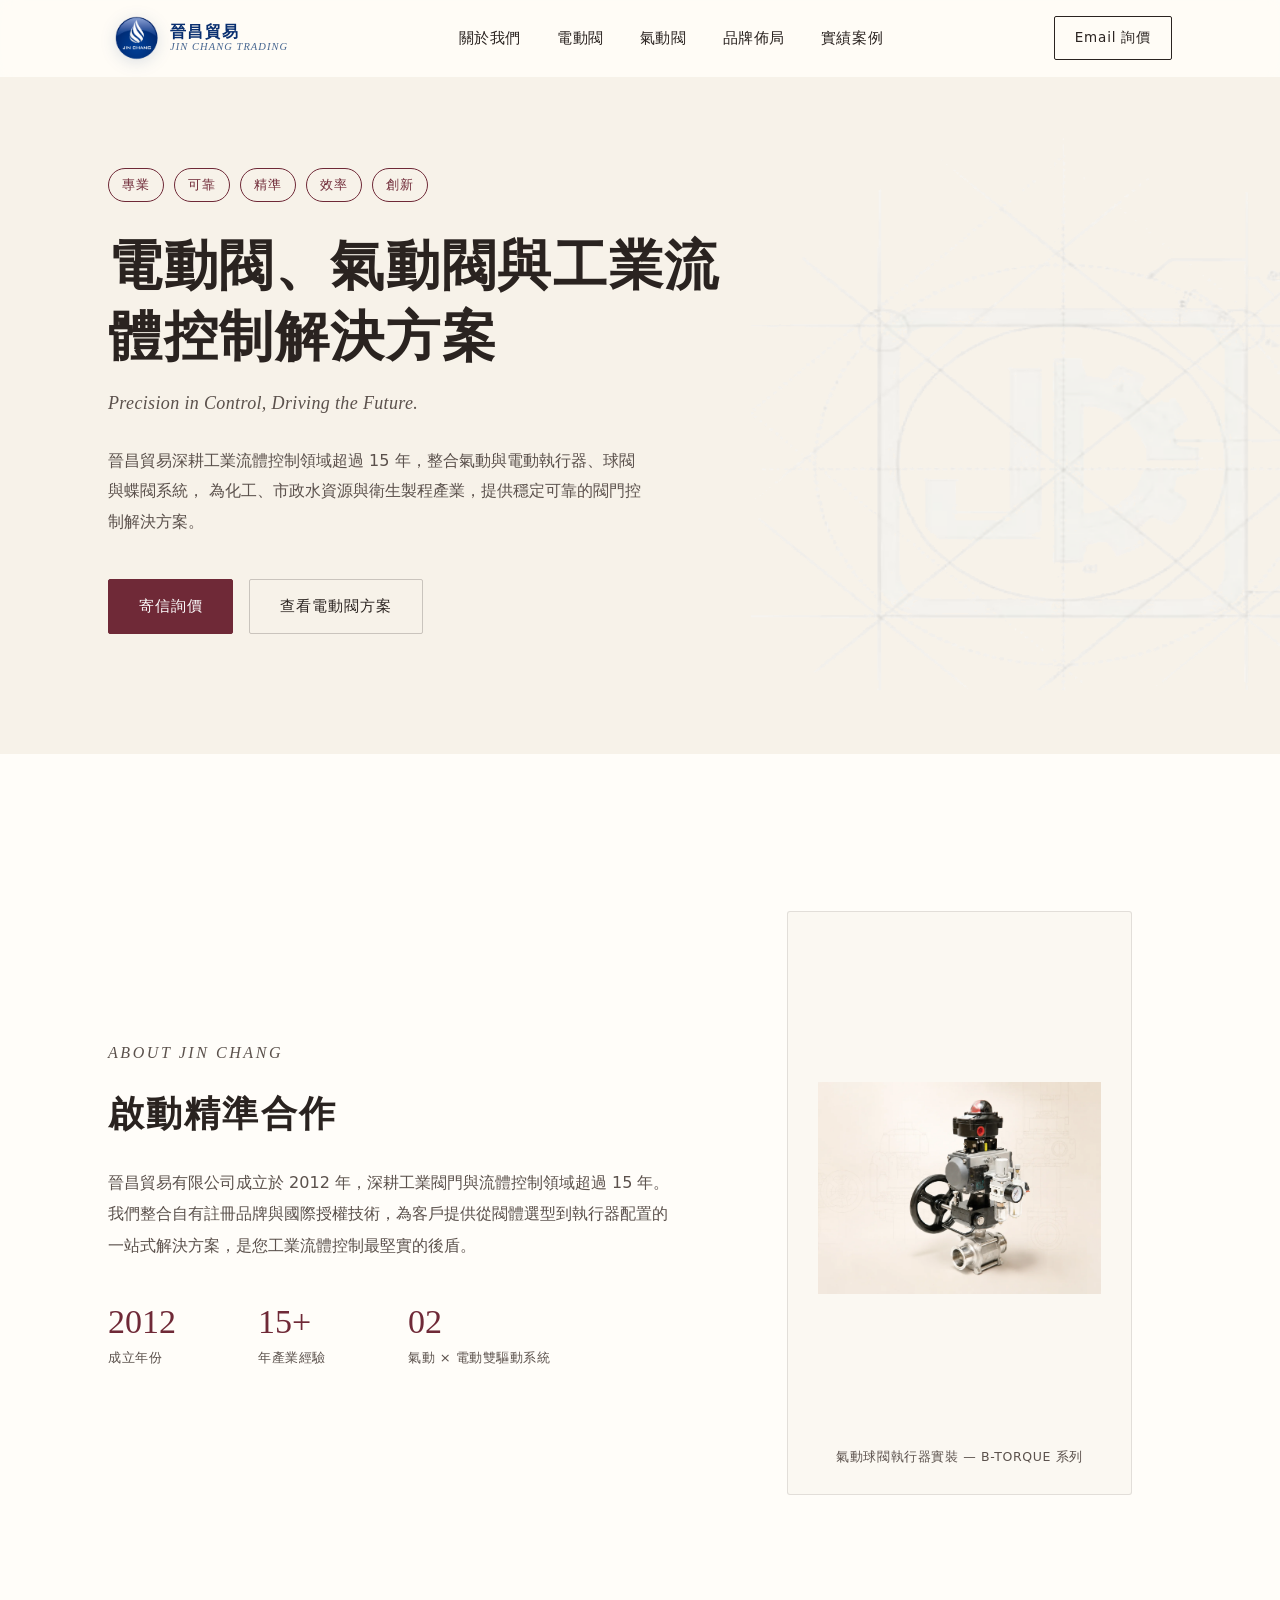
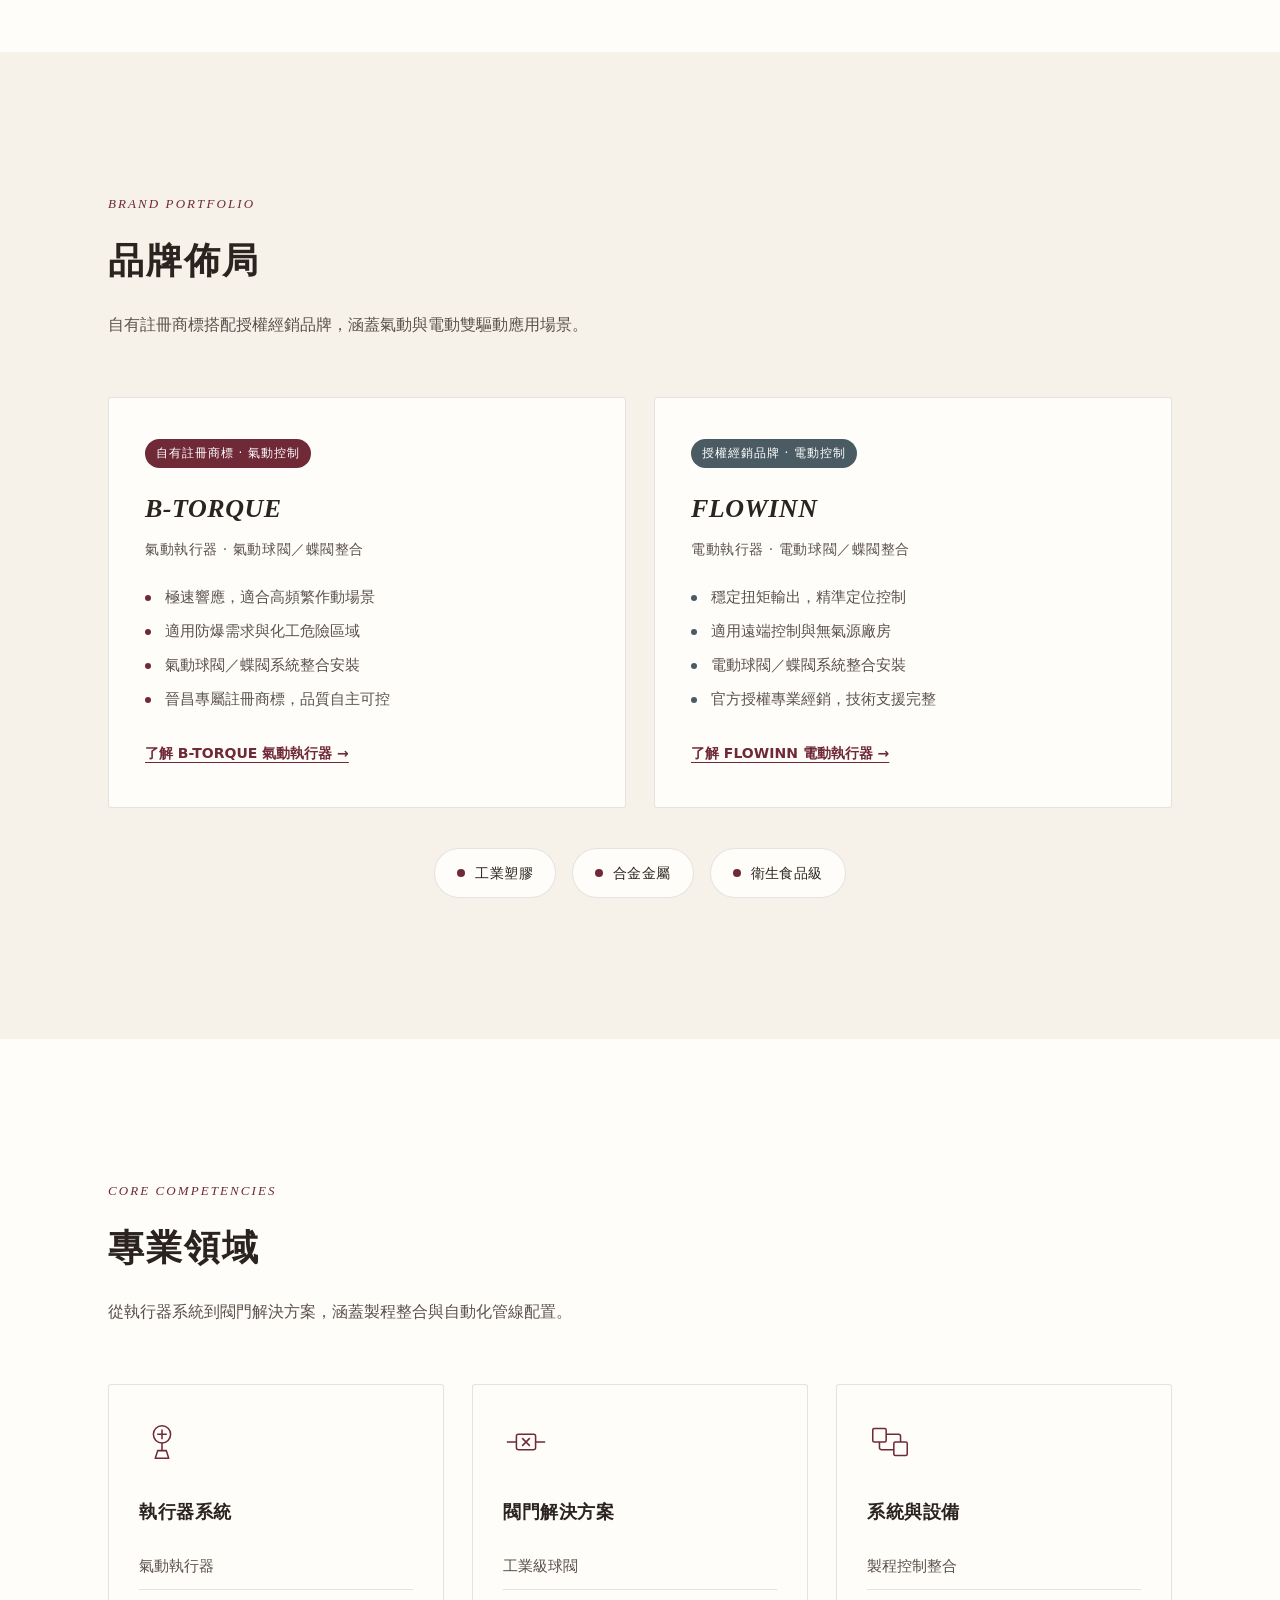
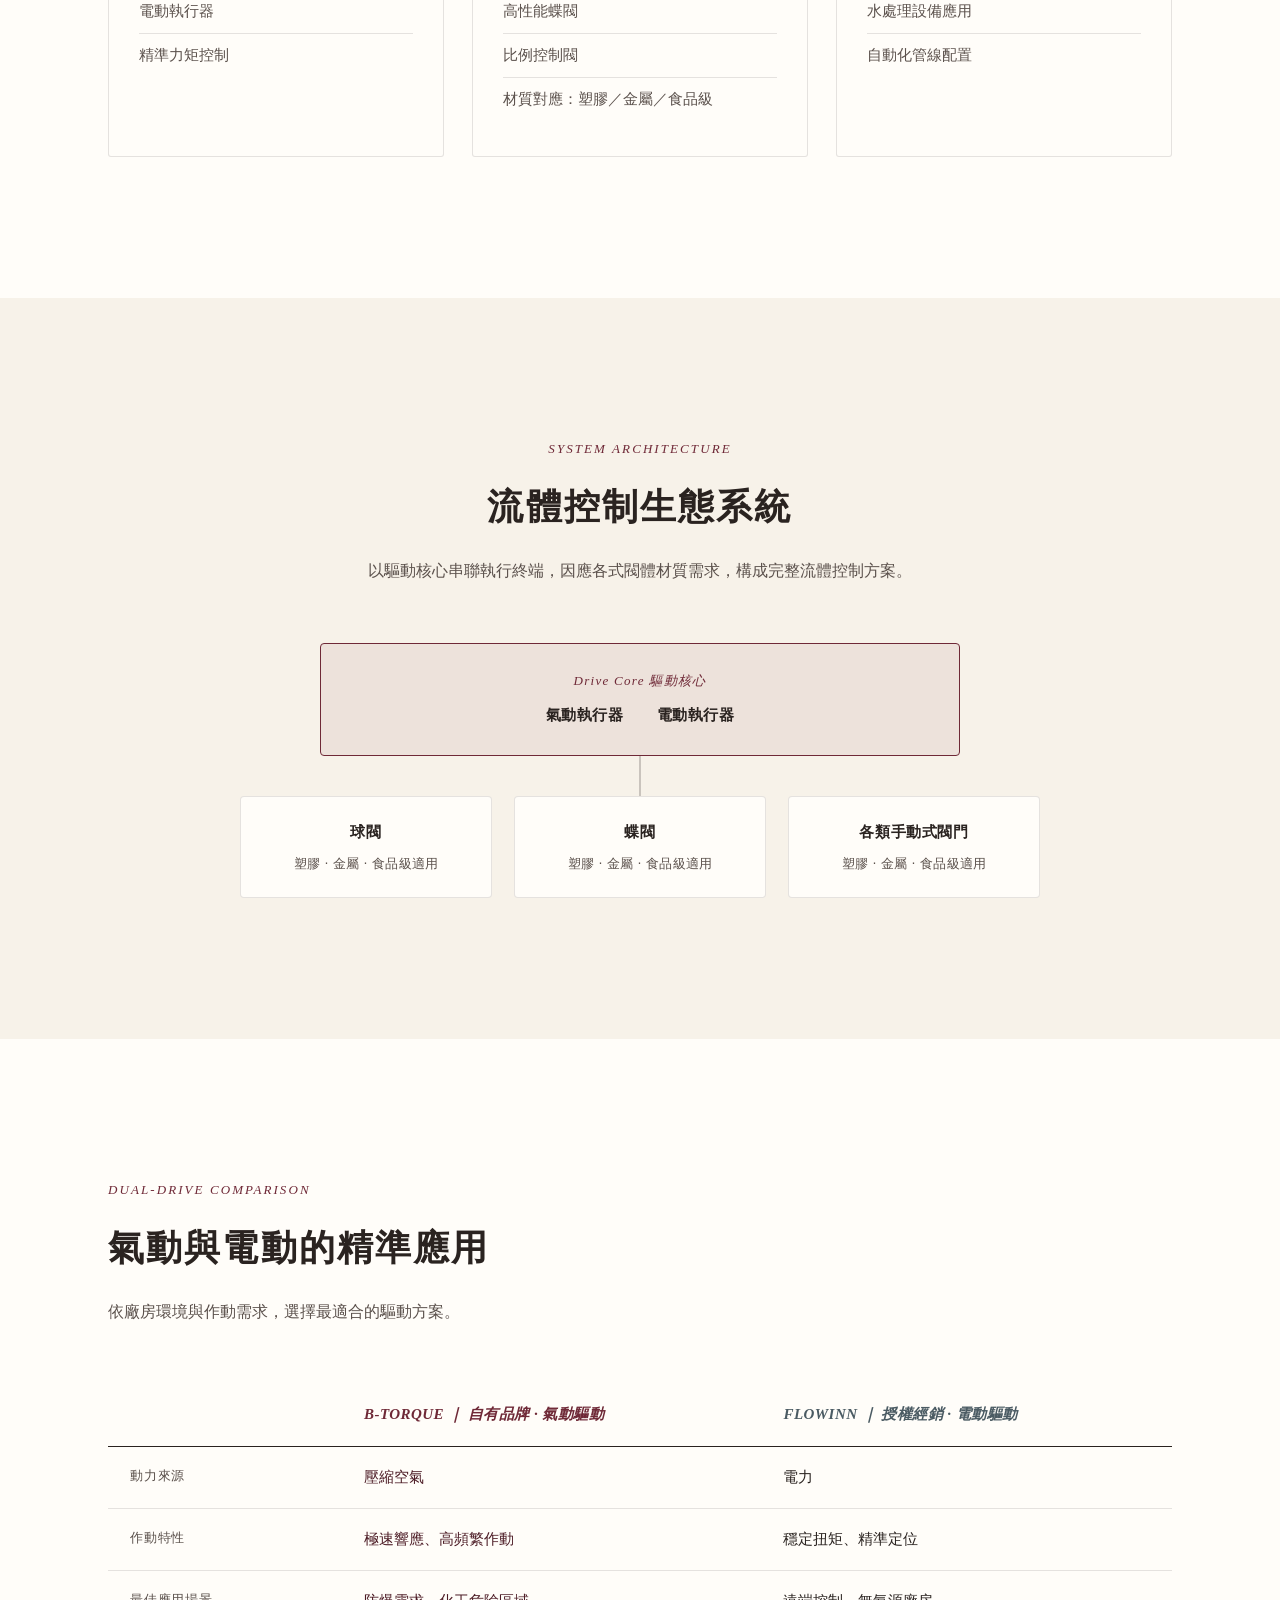
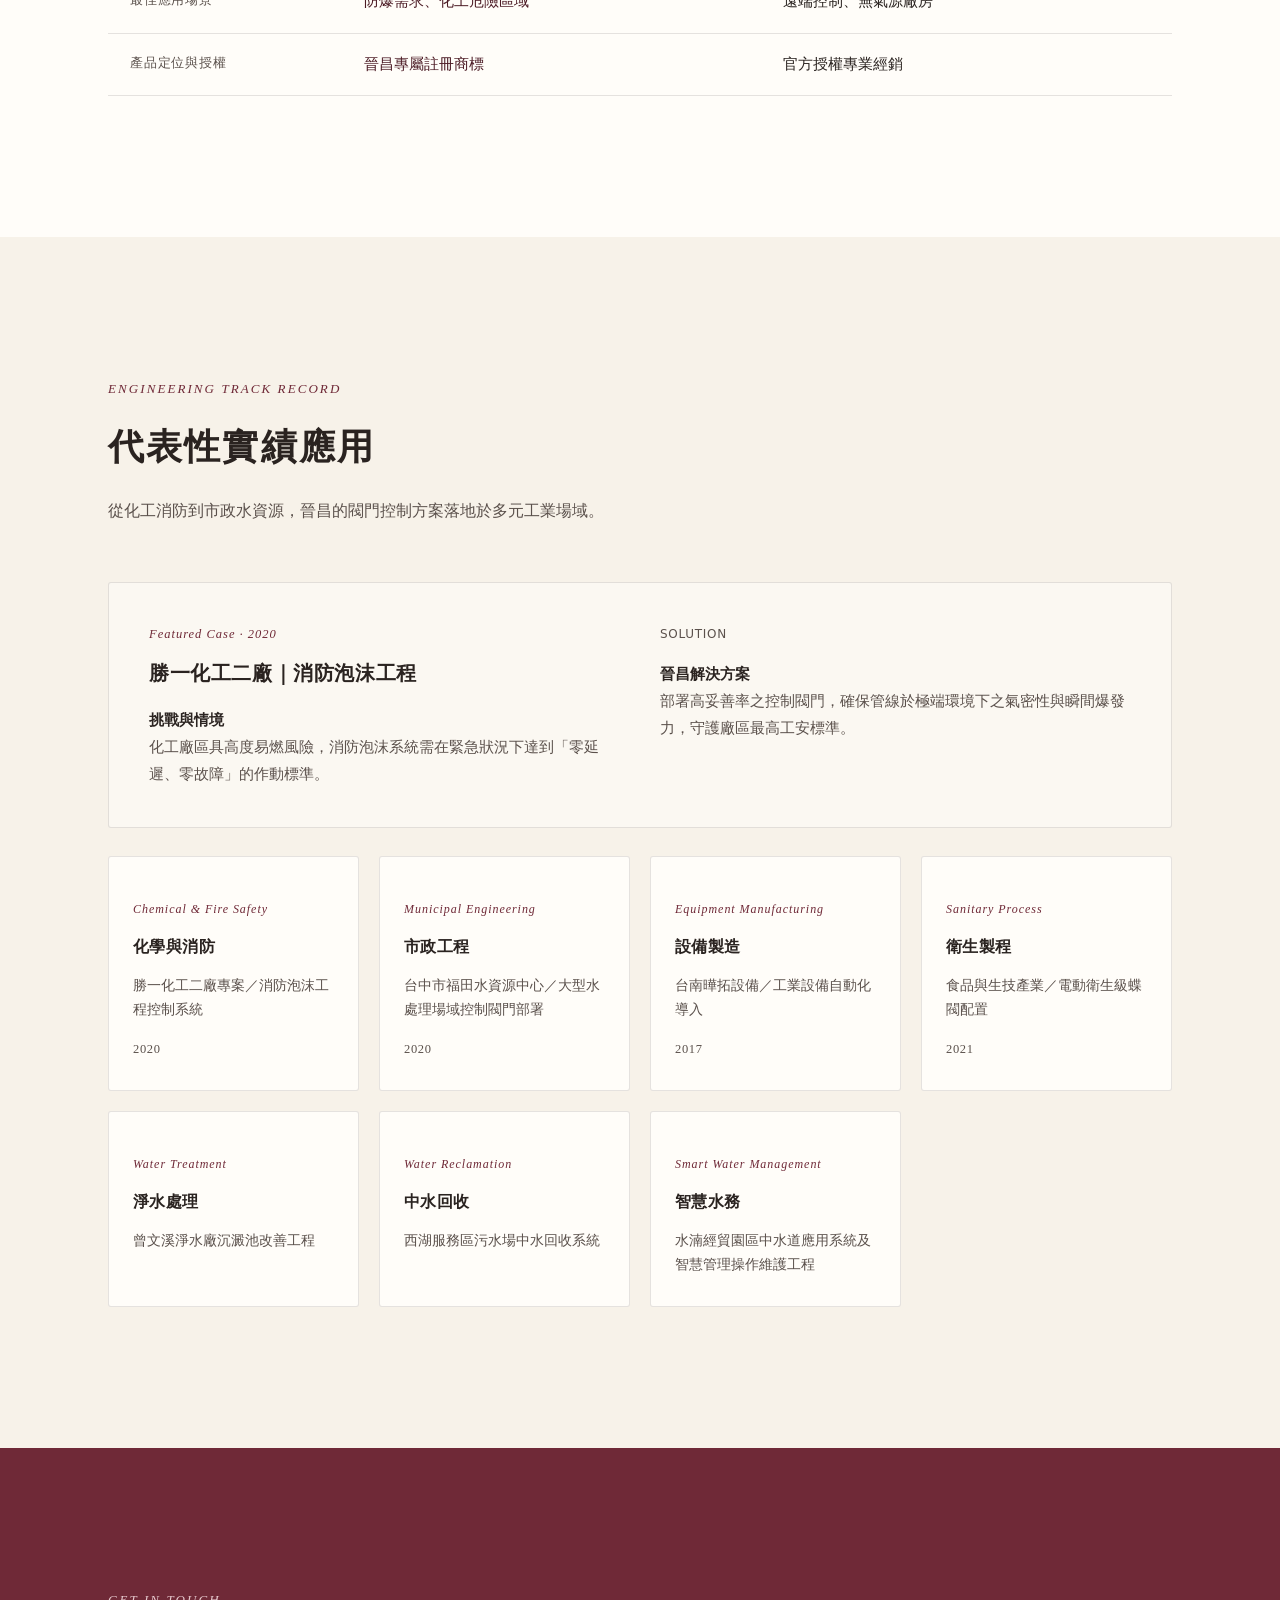
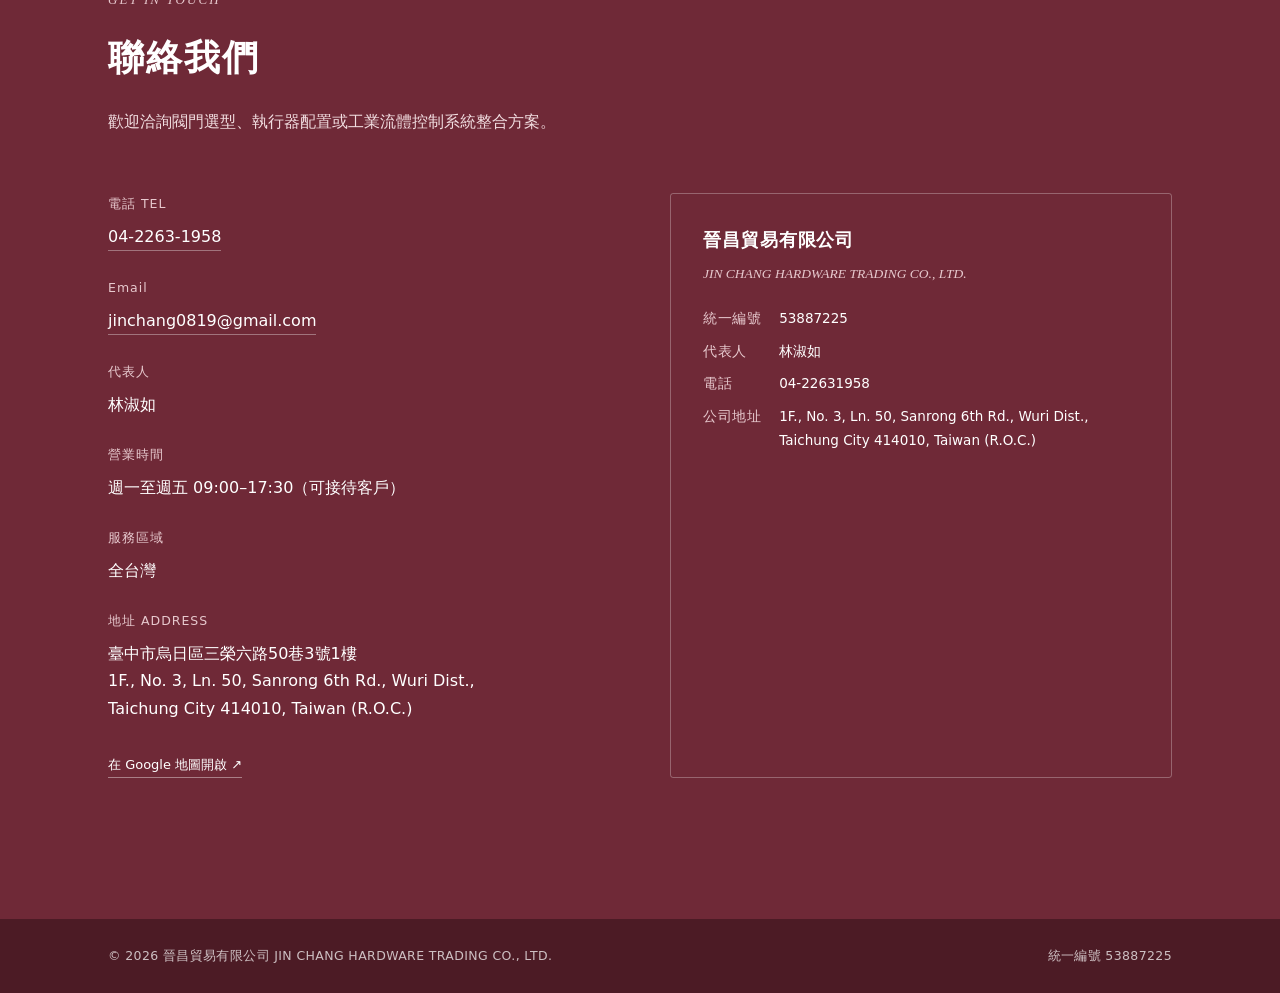
<file: index.html>
<!DOCTYPE html>
<html lang="zh-Hant">
<head>
<meta charset="UTF-8">
<meta name="viewport" content="width=device-width, initial-scale=1.0">
<link rel="canonical" href="https://jinchang.tw/">
<title>電動閥、氣動閥與工業閥門整合｜晉昌貿易有限公司</title>
<meta name="description" content="晉昌貿易提供 FLOWINN 電動執行器、B-TORQUE 氣動執行器，整合電動球閥、電動蝶閥、氣動球閥及水處理控制閥選型與工程應用。">
<meta name="robots" content="index,follow,max-image-preview:large">
<meta property="og:locale" content="zh_TW">
<meta property="og:type" content="website">
<meta property="og:site_name" content="晉昌貿易有限公司">
<meta property="og:title" content="電動閥、氣動閥與工業閥門整合｜晉昌貿易有限公司">
<meta property="og:description" content="FLOWINN 電動執行器、B-TORQUE 氣動執行器，以及球閥、蝶閥與水處理控制閥整合服務。">
<meta property="og:url" content="https://jinchang.tw/">
<meta property="og:image" content="https://jinchang.tw/assets/images/b-torque-pneumatic-valve-hero-v2.webp">
<meta name="twitter:card" content="summary_large_image">
<link rel="icon" type="image/png" href="assets/images/jinchang-logo-mark.png">
<link rel="apple-touch-icon" href="assets/images/jinchang-logo-mark.png">
<link rel="stylesheet" href="assets/css/style.css">
<script type="application/ld+json">
{
  "@context": "https://schema.org",
  "@type": ["Organization", "LocalBusiness"],
  "@id": "https://jinchang.tw/#organization",
  "name": "晉昌貿易有限公司",
  "alternateName": ["晉昌貿易", "JIN CHANG TRADING", "JIN CHANG HARDWARE TRADING CO., LTD."],
  "legalName": "晉昌貿易有限公司",
  "url": "https://jinchang.tw/",
  "logo": "https://jinchang.tw/assets/images/jinchang-logo-mark.png",
  "image": "https://jinchang.tw/assets/images/b-torque-pneumatic-valve-hero-v2.webp",
  "foundingDate": "2012",
  "taxID": "53887225",
  "telephone": "+886-4-2263-1958",
  "email": "jinchang0819@gmail.com",
  "address": {
    "@type": "PostalAddress",
    "streetAddress": "三榮六路50巷3號1樓",
    "addressLocality": "烏日區",
    "addressRegion": "臺中市",
    "postalCode": "414010",
    "addressCountry": "TW"
  },
  "areaServed": {
    "@type": "Country",
    "name": "臺灣"
  },
  "openingHoursSpecification": [
    {
      "@type": "OpeningHoursSpecification",
      "dayOfWeek": [
        "https://schema.org/Monday",
        "https://schema.org/Tuesday",
        "https://schema.org/Wednesday",
        "https://schema.org/Thursday",
        "https://schema.org/Friday"
      ],
      "opens": "09:00",
      "closes": "17:30"
    }
  ],
  "knowsAbout": [
    "電動閥",
    "氣動閥",
    "電動執行器",
    "氣動執行器",
    "球閥",
    "蝶閥",
    "工業流體控制"
  ],
  "hasOfferCatalog": {
    "@type": "OfferCatalog",
    "name": "工業閥門與執行器整合服務",
    "itemListElement": [
      {"@type": "OfferCatalog", "name": "電動閥與電動執行器"},
      {"@type": "OfferCatalog", "name": "氣動閥與氣動執行器"},
      {"@type": "OfferCatalog", "name": "球閥與蝶閥系統整合"}
    ]
  }
}
</script>
<script type="application/ld+json">
{
  "@context": "https://schema.org",
  "@type": "WebSite",
  "@id": "https://jinchang.tw/#website",
  "url": "https://jinchang.tw/",
  "name": "晉昌貿易有限公司",
  "alternateName": ["晉昌貿易", "JIN CHANG TRADING"],
  "inLanguage": "zh-Hant-TW",
  "publisher": {"@id": "https://jinchang.tw/#organization"}
}
</script>
</head>
<body>

<nav class="site-nav" id="siteNav">
  <div class="wrap">
    <a href="#top" class="brand">
      <img src="assets/images/jinchang-logo-mark.png" alt="晉昌貿易有限公司 Logo" width="52" height="52">
      <span class="brand-text">
        <span class="zh">晉昌貿易</span>
        <span class="en">JIN CHANG TRADING</span>
      </span>
    </a>
    <ul class="nav-links">
      <li><a href="#about">關於我們</a></li>
      <li><a href="electric-valve/">電動閥</a></li>
      <li><a href="pneumatic-valve/">氣動閥</a></li>
      <li><a href="#brands">品牌佈局</a></li>
      <li><a href="#records">實績案例</a></li>
      <li class="cta-mobile-only"><a href="mailto:jinchang0819@gmail.com?subject=%E6%99%89%E6%98%8C%E9%96%A5%E9%96%80%E8%A9%A2%E5%83%B9" class="btn btn-primary" style="width:100%;justify-content:center;">Email 詢價</a></li>
    </ul>
    <a href="mailto:jinchang0819@gmail.com?subject=%E6%99%89%E6%98%8C%E9%96%A5%E9%96%80%E8%A9%A2%E5%83%B9" class="nav-cta">Email 詢價</a>
    <button class="nav-toggle" id="navToggle" aria-label="開啟選單" aria-expanded="false">
      <span></span><span></span><span></span>
    </button>
  </div>
</nav>

<header class="hero" id="top">
  <picture>
    <source type="image/webp" srcset="assets/images/blueprint-watermark.webp">
    <img class="hero-watermark" src="assets/images/blueprint-watermark.png" alt="" width="480" height="580" decoding="async">
  </picture>
  <div class="wrap">
    <div class="hero-inner">
      <div class="hero-tags">
        <span>專業</span><span>可靠</span><span>精準</span><span>效率</span><span>創新</span>
      </div>
      <h1 class="reveal">電動閥、氣動閥與工業流體控制解決方案</h1>
      <p class="hero-en reveal">Precision in Control, Driving the Future.</p>
      <p class="hero-desc reveal">
        晉昌貿易深耕工業流體控制領域超過 15 年，整合氣動與電動執行器、球閥與蝶閥系統，
        為化工、市政水資源與衛生製程產業，提供穩定可靠的閥門控制解決方案。
      </p>
      <div class="hero-actions reveal">
        <a href="mailto:jinchang0819@gmail.com?subject=%E6%99%89%E6%98%8C%E9%96%A5%E9%96%80%E8%A9%A2%E5%83%B9" class="btn btn-primary">寄信詢價</a>
        <a href="electric-valve/" class="btn btn-ghost">查看電動閥方案</a>
      </div>
    </div>
  </div>
</header>

<section id="about">
  <div class="wrap about-grid">
    <div class="about-copy reveal">
      <p class="eyebrow">About Jin Chang</p>
      <h2>啟動精準合作</h2>
      <p style="margin-top:22px;">
        晉昌貿易有限公司成立於 2012 年，深耕工業閥門與流體控制領域超過 15 年。
        我們整合自有註冊品牌與國際授權技術，為客戶提供從閥體選型到執行器配置的
        一站式解決方案，是您工業流體控制最堅實的後盾。
      </p>
      <div class="stat-row">
        <div class="stat">
          <div class="num">2012</div>
          <div class="label">成立年份</div>
        </div>
        <div class="stat">
          <div class="num">15+</div>
          <div class="label">年產業經驗</div>
        </div>
        <div class="stat">
          <div class="num">02</div>
          <div class="label">氣動 × 電動雙驅動系統</div>
        </div>
      </div>
    </div>
    <figure class="about-media reveal">
      <picture>
        <img src="assets/images/b-torque-pneumatic-valve-hero-v2.webp" alt="晉昌 B-TORQUE 氣動球閥執行器與控制附件完整配置" width="1448" height="1086" loading="lazy" decoding="async">
      </picture>
      <figcaption>氣動球閥執行器實裝 — B-TORQUE 系列</figcaption>
    </figure>
  </div>
</section>

<section id="brands" class="bg-cream">
  <div class="wrap">
    <div class="section-head reveal">
      <p class="eyebrow">Brand Portfolio</p>
      <h2>品牌佈局</h2>
      <p class="section-lede">自有註冊商標搭配授權經銷品牌，涵蓋氣動與電動雙驅動應用場景。</p>
    </div>
    <div class="brand-cards">
      <div class="brand-card reveal">
        <span class="tag">自有註冊商標 · 氣動控制</span>
        <h3>B-TORQUE</h3>
        <p class="zh-sub">氣動執行器 · 氣動球閥／蝶閥整合</p>
        <ul>
          <li>極速響應，適合高頻繁作動場景</li>
          <li>適用防爆需求與化工危險區域</li>
          <li>氣動球閥／蝶閥系統整合安裝</li>
          <li>晉昌專屬註冊商標，品質自主可控</li>
        </ul>
        <a class="text-link" href="pneumatic-actuator/">了解 B-TORQUE 氣動執行器 →</a>
      </div>
      <div class="brand-card alt reveal">
        <span class="tag">授權經銷品牌 · 電動控制</span>
        <h3>FLOWINN</h3>
        <p class="zh-sub">電動執行器 · 電動球閥／蝶閥整合</p>
        <ul>
          <li>穩定扭矩輸出，精準定位控制</li>
          <li>適用遠端控制與無氣源廠房</li>
          <li>電動球閥／蝶閥系統整合安裝</li>
          <li>官方授權專業經銷，技術支援完整</li>
        </ul>
        <a class="text-link" href="electric-actuator/">了解 FLOWINN 電動執行器 →</a>
      </div>
    </div>
    <div class="material-row reveal">
      <span class="material-badge"><span class="dot"></span>工業塑膠</span>
      <span class="material-badge"><span class="dot"></span>合金金屬</span>
      <span class="material-badge"><span class="dot"></span>衛生食品級</span>
    </div>
  </div>
</section>

<section id="competencies">
  <div class="wrap">
    <div class="section-head reveal">
      <p class="eyebrow">Core Competencies</p>
      <h2>專業領域</h2>
      <p class="section-lede">從執行器系統到閥門解決方案，涵蓋製程整合與自動化管線配置。</p>
    </div>
    <div class="comp-grid">
      <div class="comp-card reveal">
        <svg class="comp-icon" viewBox="0 0 48 48" fill="none" xmlns="http://www.w3.org/2000/svg">
          <circle cx="24" cy="16" r="9" stroke="#6f2937" stroke-width="1.6"/>
          <path d="M24 25v8M17 41h14l-2.5-8h-9L17 41z" stroke="#6f2937" stroke-width="1.6" stroke-linejoin="round"/>
          <path d="M24 11v10M19 16h10" stroke="#6f2937" stroke-width="1.6"/>
        </svg>
        <h3>執行器系統</h3>
        <ul>
          <li>氣動執行器</li>
          <li>電動執行器</li>
          <li>精準力矩控制</li>
        </ul>
      </div>
      <div class="comp-card reveal">
        <svg class="comp-icon" viewBox="0 0 48 48" fill="none" xmlns="http://www.w3.org/2000/svg">
          <path d="M4 24h10M34 24h10" stroke="#6f2937" stroke-width="1.6"/>
          <rect x="14" y="16" width="20" height="16" rx="2" stroke="#6f2937" stroke-width="1.6"/>
          <path d="M20 20l8 8M28 20l-8 8" stroke="#6f2937" stroke-width="1.6"/>
        </svg>
        <h3>閥門解決方案</h3>
        <ul>
          <li>工業級球閥</li>
          <li>高性能蝶閥</li>
          <li>比例控制閥</li>
          <li>材質對應：塑膠／金屬／食品級</li>
        </ul>
      </div>
      <div class="comp-card reveal">
        <svg class="comp-icon" viewBox="0 0 48 48" fill="none" xmlns="http://www.w3.org/2000/svg">
          <rect x="6" y="10" width="14" height="14" rx="1.5" stroke="#6f2937" stroke-width="1.6"/>
          <rect x="28" y="24" width="14" height="14" rx="1.5" stroke="#6f2937" stroke-width="1.6"/>
          <path d="M13 24v6a2 2 0 0 0 2 2h13M35 24v-6a2 2 0 0 0-2-2H20" stroke="#6f2937" stroke-width="1.6"/>
        </svg>
        <h3>系統與設備</h3>
        <ul>
          <li>製程控制整合</li>
          <li>水處理設備應用</li>
          <li>自動化管線配置</li>
        </ul>
      </div>
    </div>
  </div>
</section>

<section id="ecosystem" class="bg-cream">
  <div class="wrap">
    <div class="section-head center reveal">
      <p class="eyebrow">System Architecture</p>
      <h2>流體控制生態系統</h2>
      <p class="section-lede" style="margin-left:auto;margin-right:auto;">
        以驅動核心串聯執行終端，因應各式閥體材質需求，構成完整流體控制方案。
      </p>
    </div>
    <div class="diagram reveal">
      <div class="diagram-core">
        <div class="label">Drive Core 驅動核心</div>
        <div class="items">
          <span>氣動執行器</span>
          <span>電動執行器</span>
        </div>
      </div>
      <div class="diagram-connector"></div>
      <div class="diagram-terminals">
        <div class="diagram-terminal">
          <div class="name">球閥</div>
          <div class="meta">塑膠 · 金屬 · 食品級適用</div>
        </div>
        <div class="diagram-terminal">
          <div class="name">蝶閥</div>
          <div class="meta">塑膠 · 金屬 · 食品級適用</div>
        </div>
        <div class="diagram-terminal">
          <div class="name">各類手動式閥門</div>
          <div class="meta">塑膠 · 金屬 · 食品級適用</div>
        </div>
      </div>
    </div>
  </div>
</section>

<section id="drive-matrix">
  <div class="wrap">
    <div class="section-head reveal">
      <p class="eyebrow">Dual-Drive Comparison</p>
      <h2>氣動與電動的精準應用</h2>
      <p class="section-lede">依廠房環境與作動需求，選擇最適合的驅動方案。</p>
    </div>
    <div class="reveal" style="overflow-x:auto;">
      <table class="compare-table">
        <thead>
          <tr>
            <th></th>
            <th class="b-torque-h">B-TORQUE ｜ 自有品牌 · 氣動驅動</th>
            <th class="flowinn-h">FLOWINN ｜ 授權經銷 · 電動驅動</th>
          </tr>
        </thead>
        <tbody>
          <tr>
            <td>動力來源</td>
            <td class="b-torque">壓縮空氣</td>
            <td>電力</td>
          </tr>
          <tr>
            <td>作動特性</td>
            <td class="b-torque">極速響應、高頻繁作動</td>
            <td>穩定扭矩、精準定位</td>
          </tr>
          <tr>
            <td>最佳應用場景</td>
            <td class="b-torque">防爆需求、化工危險區域</td>
            <td>遠端控制、無氣源廠房</td>
          </tr>
          <tr>
            <td>產品定位與授權</td>
            <td class="b-torque">晉昌專屬註冊商標</td>
            <td>官方授權專業經銷</td>
          </tr>
        </tbody>
      </table>
    </div>
  </div>
</section>

<section id="records" class="bg-cream">
  <div class="wrap">
    <div class="section-head reveal">
      <p class="eyebrow">Engineering Track Record</p>
      <h2>代表性實績應用</h2>
      <p class="section-lede">從化工消防到市政水資源，晉昌的閥門控制方案落地於多元工業場域。</p>
    </div>

    <div class="case-feature reveal">
      <div>
        <p class="case-label">Featured Case · 2020</p>
        <h3>勝一化工二廠｜消防泡沫工程</h3>
        <p style="margin-top:16px;font-weight:700;color:var(--ink);">挑戰與情境</p>
        <p>化工廠區具高度易燃風險，消防泡沫系統需在緊急狀況下達到「零延遲、零故障」的作動標準。</p>
      </div>
      <div>
        <p class="case-title">Solution</p>
        <p style="margin-top:16px;font-weight:700;color:var(--ink);">晉昌解決方案</p>
        <p>部署高妥善率之控制閥門，確保管線於極端環境下之氣密性與瞬間爆發力，守護廠區最高工安標準。</p>
      </div>
    </div>

    <div class="record-grid" style="margin-top:28px;">
      <div class="record-card reveal">
        <p class="tag">Chemical &amp; Fire Safety</p>
        <h3>化學與消防</h3>
        <p>勝一化工二廠專案／消防泡沫工程控制系統</p>
        <p class="year">2020</p>
      </div>
      <div class="record-card reveal">
        <p class="tag">Municipal Engineering</p>
        <h3>市政工程</h3>
        <p>台中市福田水資源中心／大型水處理場域控制閥門部署</p>
        <p class="year">2020</p>
      </div>
      <div class="record-card reveal">
        <p class="tag">Equipment Manufacturing</p>
        <h3>設備製造</h3>
        <p>台南曄拓設備／工業設備自動化導入</p>
        <p class="year">2017</p>
      </div>
      <div class="record-card reveal">
        <p class="tag">Sanitary Process</p>
        <h3>衛生製程</h3>
        <p>食品與生技產業／電動衛生級蝶閥配置</p>
        <p class="year">2021</p>
      </div>
      <div class="record-card reveal">
        <p class="tag">Water Treatment</p>
        <h3>淨水處理</h3>
        <p>曾文溪淨水廠沉澱池改善工程</p>
      </div>
      <div class="record-card reveal">
        <p class="tag">Water Reclamation</p>
        <h3>中水回收</h3>
        <p>西湖服務區污水場中水回收系統</p>
      </div>
      <div class="record-card reveal">
        <p class="tag">Smart Water Management</p>
        <h3>智慧水務</h3>
        <p>水湳經貿園區中水道應用系統及智慧管理操作維護工程</p>
      </div>
    </div>
  </div>
</section>

<section id="contact" class="contact-section">
  <div class="wrap">
    <div class="section-head reveal">
      <p class="eyebrow">Get in Touch</p>
      <h2>聯絡我們</h2>
      <p class="section-lede" style="color:#f1dde0;">歡迎洽詢閥門選型、執行器配置或工業流體控制系統整合方案。</p>
    </div>
    <div class="contact-grid">
      <div class="contact-block reveal">
        <p class="label">電話 TEL</p>
        <a class="value" href="tel:0422631958">04-2263-1958</a>

        <p class="label">Email</p>
        <a class="value" href="mailto:jinchang0819@gmail.com">jinchang0819@gmail.com</a>

        <p class="label">代表人</p>
        <p class="value">林淑如</p>

        <p class="label">營業時間</p>
        <p class="value">週一至週五 09:00–17:30（可接待客戶）</p>

        <p class="label">服務區域</p>
        <p class="value">全台灣</p>

        <p class="label">地址 ADDRESS</p>
        <p class="value">
          臺中市烏日區三榮六路50巷3號1樓<br>
          1F., No. 3, Ln. 50, Sanrong 6th Rd., Wuri Dist.,<br>
          Taichung City 414010, Taiwan (R.O.C.)
        </p>
        <a class="map-link" href="https://www.google.com/maps/search/?api=1&query=%E8%87%BA%E4%B8%AD%E5%B8%82%E7%83%8F%E6%97%A5%E5%8D%80%E4%B8%89%E6%A6%AE%E5%85%AD%E8%B7%AF50%E5%B7%B73%E8%99%9F1%E6%A8%93" target="_blank" rel="noopener">
          在 Google 地圖開啟 ↗
        </a>
      </div>

      <div class="legal-box reveal">
        <p class="name-zh">晉昌貿易有限公司</p>
        <p class="name-en">JIN CHANG HARDWARE TRADING CO., LTD.</p>
        <dl>
          <dt>統一編號</dt><dd>53887225</dd>
          <dt>代表人</dt><dd>林淑如</dd>
          <dt>電話</dt><dd>04-22631958</dd>
          <dt>公司地址</dt>
          <dd>1F., No. 3, Ln. 50, Sanrong 6th Rd., Wuri Dist., Taichung City 414010, Taiwan (R.O.C.)</dd>
        </dl>
      </div>
    </div>
  </div>
</section>

<footer class="site-footer">
  <div class="wrap">
    <span>© 2026 晉昌貿易有限公司 JIN CHANG HARDWARE TRADING CO., LTD.</span>
    <span>統一編號 53887225</span>
  </div>
</footer>

<script src="assets/js/main.js"></script>
</body>
</html>
</file>
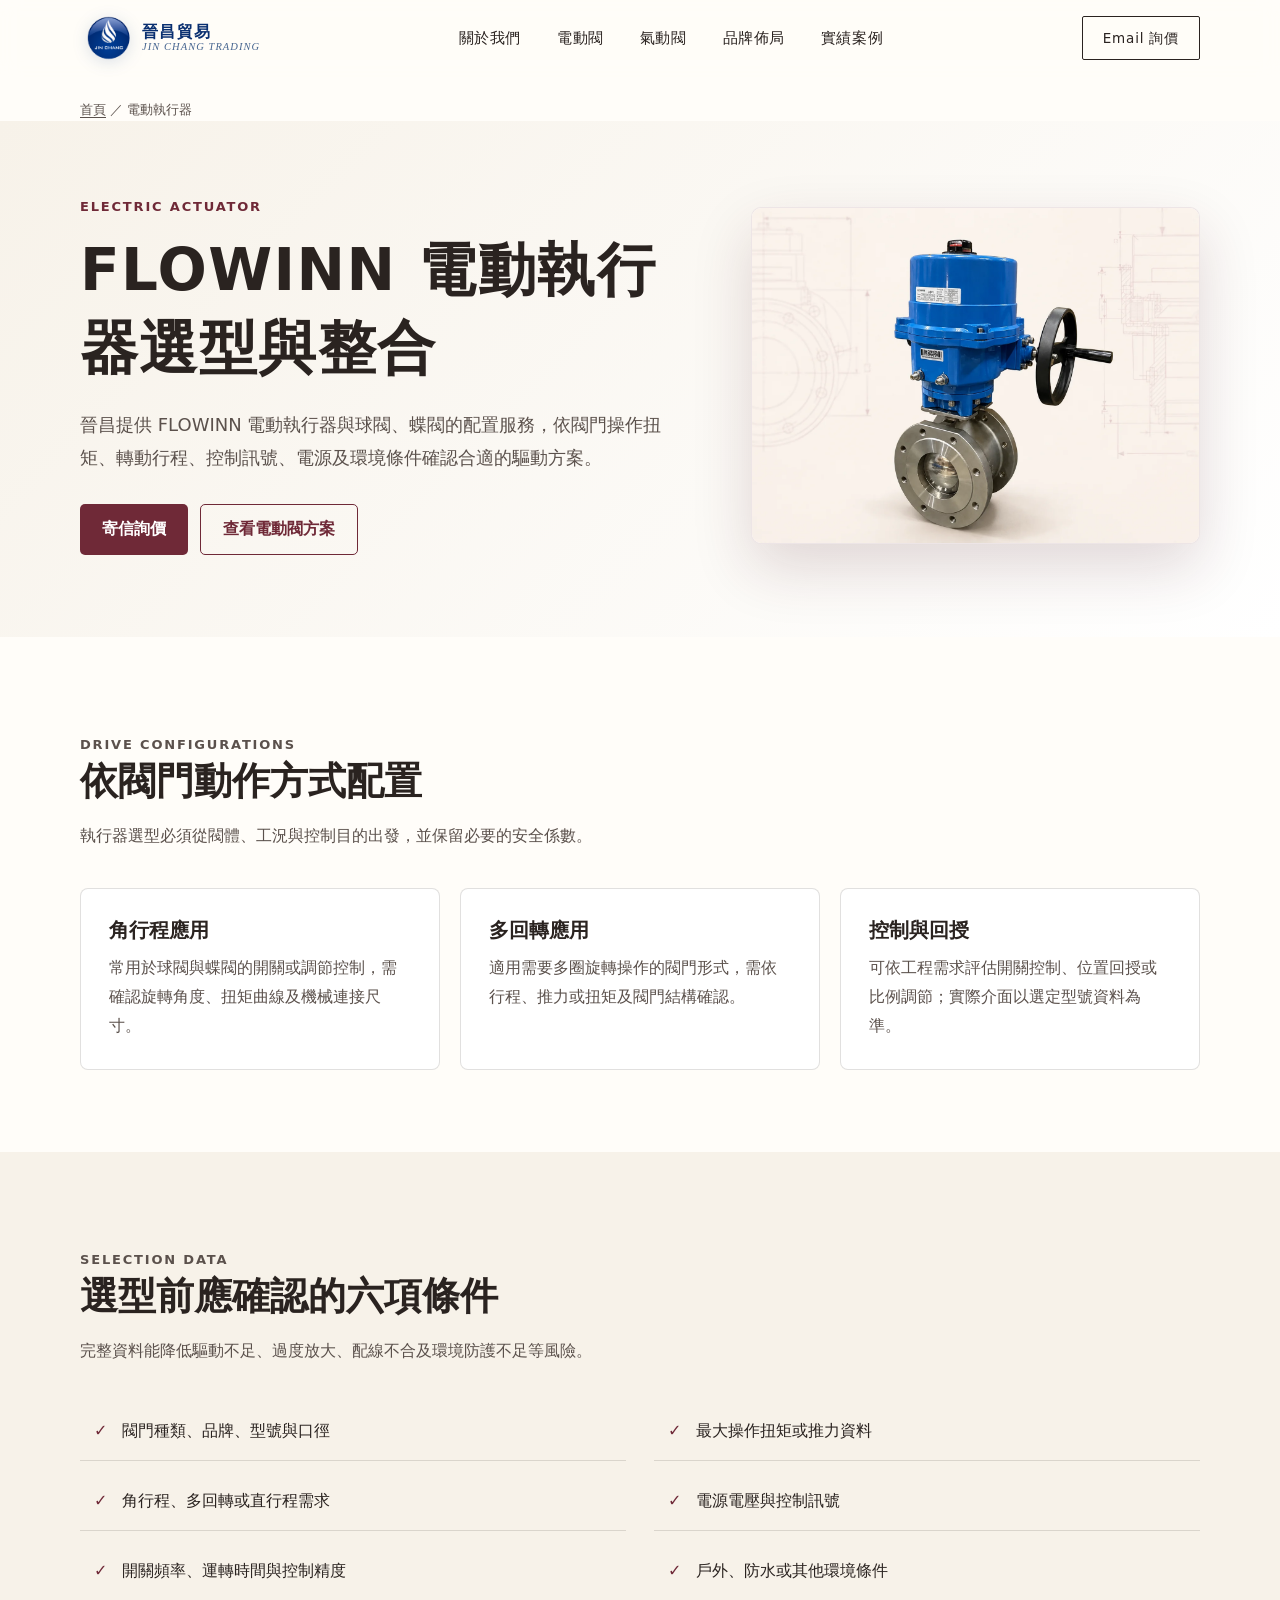
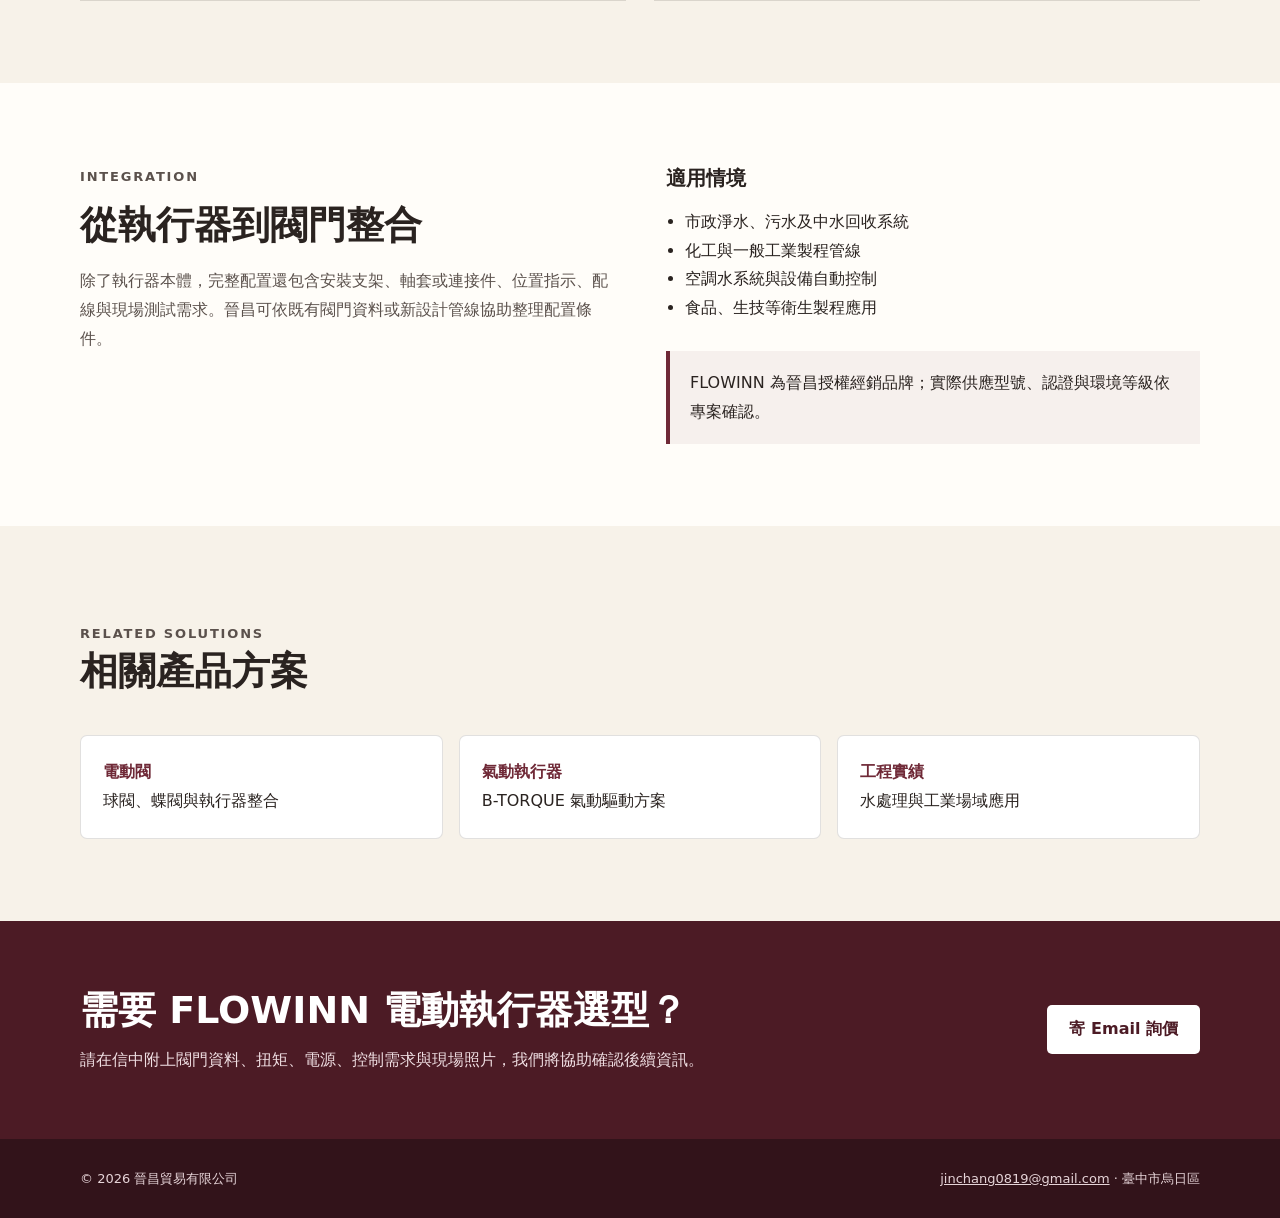
<file: electric-actuator/index.html>
<!DOCTYPE html>
<html lang="zh-Hant">
<head>
<meta charset="UTF-8">
<meta name="viewport" content="width=device-width, initial-scale=1.0">
<title>電動執行器與 FLOWINN 閥門驅動整合｜晉昌貿易有限公司</title>
<meta name="description" content="晉昌貿易提供 FLOWINN 電動執行器選型及球閥、蝶閥系統整合，依扭矩、行程、電源、控制訊號與現場環境評估配置。">
<meta name="robots" content="index,follow,max-image-preview:large">
<link rel="canonical" href="https://jinchang.tw/electric-actuator/">
<meta property="og:locale" content="zh_TW"><meta property="og:type" content="website">
<meta property="og:title" content="電動執行器與 FLOWINN 閥門驅動整合｜晉昌貿易">
<meta property="og:description" content="FLOWINN 電動執行器選型、球閥與蝶閥整合服務。">
<meta property="og:url" content="https://jinchang.tw/electric-actuator/">
<meta property="og:site_name" content="晉昌貿易有限公司">
<meta property="og:image" content="https://jinchang.tw/assets/images/flowinn-electric-valve-hero-v2.webp">
<link rel="icon" href="../assets/images/jinchang-logo-mark.png"><link rel="stylesheet" href="../assets/css/seo-pages.css?v=20260908-2">
<script type="application/ld+json">
{"@context":"https://schema.org","@graph":[
  {"@type":"WebPage","@id":"https://jinchang.tw/electric-actuator/#webpage","url":"https://jinchang.tw/electric-actuator/","name":"電動執行器與 FLOWINN 閥門驅動整合","description":"FLOWINN 電動執行器選型與閥門系統整合。","isPartOf":{"@id":"https://jinchang.tw/#website"},"about":{"@id":"https://jinchang.tw/#organization"}},
  {"@type":"Service","name":"電動執行器選型與閥門驅動整合","serviceType":"FLOWINN 電動執行器整合","provider":{"@id":"https://jinchang.tw/#organization"},"areaServed":{"@type":"Country","name":"Taiwan"}},
  {"@type":"BreadcrumbList","itemListElement":[{"@type":"ListItem","position":1,"name":"首頁","item":"https://jinchang.tw/"},{"@type":"ListItem","position":2,"name":"電動執行器","item":"https://jinchang.tw/electric-actuator/"}]}
]}
</script>
</head>
<body>
<nav class="site-nav" id="siteNav"><div class="wrap"><a href="../#top" class="brand"><img src="../assets/images/jinchang-logo-mark.png" alt="晉昌貿易有限公司 Logo" width="52" height="52"><span class="brand-text"><span class="zh">晉昌貿易</span><span class="en">JIN CHANG TRADING</span></span></a><ul class="nav-links"><li><a href="../#about">關於我們</a></li><li><a href="../electric-valve/">電動閥</a></li><li><a href="../pneumatic-valve/">氣動閥</a></li><li><a href="../#brands">品牌佈局</a></li><li><a href="../#records">實績案例</a></li><li class="cta-mobile-only"><a href="mailto:jinchang0819@gmail.com?subject=%E6%99%89%E6%98%8C%E9%96%A5%E9%96%80%E8%A9%A2%E5%83%B9">Email 詢價</a></li></ul><a href="mailto:jinchang0819@gmail.com?subject=%E6%99%89%E6%98%8C%E9%96%A5%E9%96%80%E8%A9%A2%E5%83%B9" class="nav-cta">Email 詢價</a><button class="nav-toggle" id="navToggle" aria-label="開啟選單" aria-expanded="false"><span></span><span></span><span></span></button></div></nav>

<main>
  <div class="wrap breadcrumb"><a href="../">首頁</a> ／ 電動執行器</div>
  <header class="page-hero"><div class="wrap hero-grid"><div><p class="eyebrow">Electric Actuator</p><h1>FLOWINN 電動執行器選型與整合</h1><p class="lead">晉昌提供 FLOWINN 電動執行器與球閥、蝶閥的配置服務，依閥門操作扭矩、轉動行程、控制訊號、電源及環境條件確認合適的驅動方案。</p><div class="hero-actions"><a class="btn btn-primary" href="mailto:jinchang0819@gmail.com?subject=FLOWINN%20%E9%9B%BB%E5%8B%95%E5%9F%B7%E8%A1%8C%E5%99%A8%E8%A9%A2%E5%83%B9">寄信詢價</a><a class="btn btn-secondary" href="../electric-valve/">查看電動閥方案</a></div></div><picture class="hero-visual product-hero-visual"><img src="../assets/images/flowinn-electric-valve-hero-v2.webp" alt="FLOWINN 電動執行器與不鏽鋼蝶閥完整配置" width="1448" height="1086" fetchpriority="high" decoding="async"></picture></div></header>

  <section class="section"><div class="wrap"><div class="section-head"><p class="eyebrow">Drive Configurations</p><h2>依閥門動作方式配置</h2><p>執行器選型必須從閥體、工況與控制目的出發，並保留必要的安全係數。</p></div><div class="cards">
    <article class="card"><h3>角行程應用</h3><p>常用於球閥與蝶閥的開關或調節控制，需確認旋轉角度、扭矩曲線及機械連接尺寸。</p></article>
    <article class="card"><h3>多回轉應用</h3><p>適用需要多圈旋轉操作的閥門形式，需依行程、推力或扭矩及閥門結構確認。</p></article>
    <article class="card"><h3>控制與回授</h3><p>可依工程需求評估開關控制、位置回授或比例調節；實際介面以選定型號資料為準。</p></article>
  </div></div></section>

  <section class="section alt"><div class="wrap"><div class="section-head"><p class="eyebrow">Selection Data</p><h2>選型前應確認的六項條件</h2><p>完整資料能降低驅動不足、過度放大、配線不合及環境防護不足等風險。</p></div><ul class="check-list"><li>閥門種類、品牌、型號與口徑</li><li>最大操作扭矩或推力資料</li><li>角行程、多回轉或直行程需求</li><li>電源電壓與控制訊號</li><li>開關頻率、運轉時間與控制精度</li><li>戶外、防水或其他環境條件</li></ul></div></section>

  <section class="section"><div class="wrap content-grid"><div><p class="eyebrow">Integration</p><h2>從執行器到閥門整合</h2><p>除了執行器本體，完整配置還包含安裝支架、軸套或連接件、位置指示、配線與現場測試需求。晉昌可依既有閥門資料或新設計管線協助整理配置條件。</p></div><div><h3>適用情境</h3><ul><li>市政淨水、污水及中水回收系統</li><li>化工與一般工業製程管線</li><li>空調水系統與設備自動控制</li><li>食品、生技等衛生製程應用</li></ul><div class="notice">FLOWINN 為晉昌授權經銷品牌；實際供應型號、認證與環境等級依專案確認。</div></div></div></section>

  <section class="section alt"><div class="wrap"><div class="section-head"><p class="eyebrow">Related Solutions</p><h2>相關產品方案</h2></div><div class="related"><a href="../electric-valve/"><strong>電動閥</strong>球閥、蝶閥與執行器整合</a><a href="../pneumatic-actuator/"><strong>氣動執行器</strong>B-TORQUE 氣動驅動方案</a><a href="../#records"><strong>工程實績</strong>水處理與工業場域應用</a></div></div></section>
</main>

<section class="cta" id="contact"><div class="wrap"><div><h2>需要 FLOWINN 電動執行器選型？</h2><p>請在信中附上閥門資料、扭矩、電源、控制需求與現場照片，我們將協助確認後續資訊。</p></div><a class="btn" href="mailto:jinchang0819@gmail.com?subject=FLOWINN%20%E9%9B%BB%E5%8B%95%E5%9F%B7%E8%A1%8C%E5%99%A8%E8%A9%A2%E5%83%B9">寄 Email 詢價</a></div></section>
<footer class="page-footer"><div class="wrap"><span>© 2026 晉昌貿易有限公司</span><span><a href="mailto:jinchang0819@gmail.com">jinchang0819@gmail.com</a> · 臺中市烏日區</span></div></footer>
<script src="../assets/js/main.js"></script>
</body>
</html>
</file>
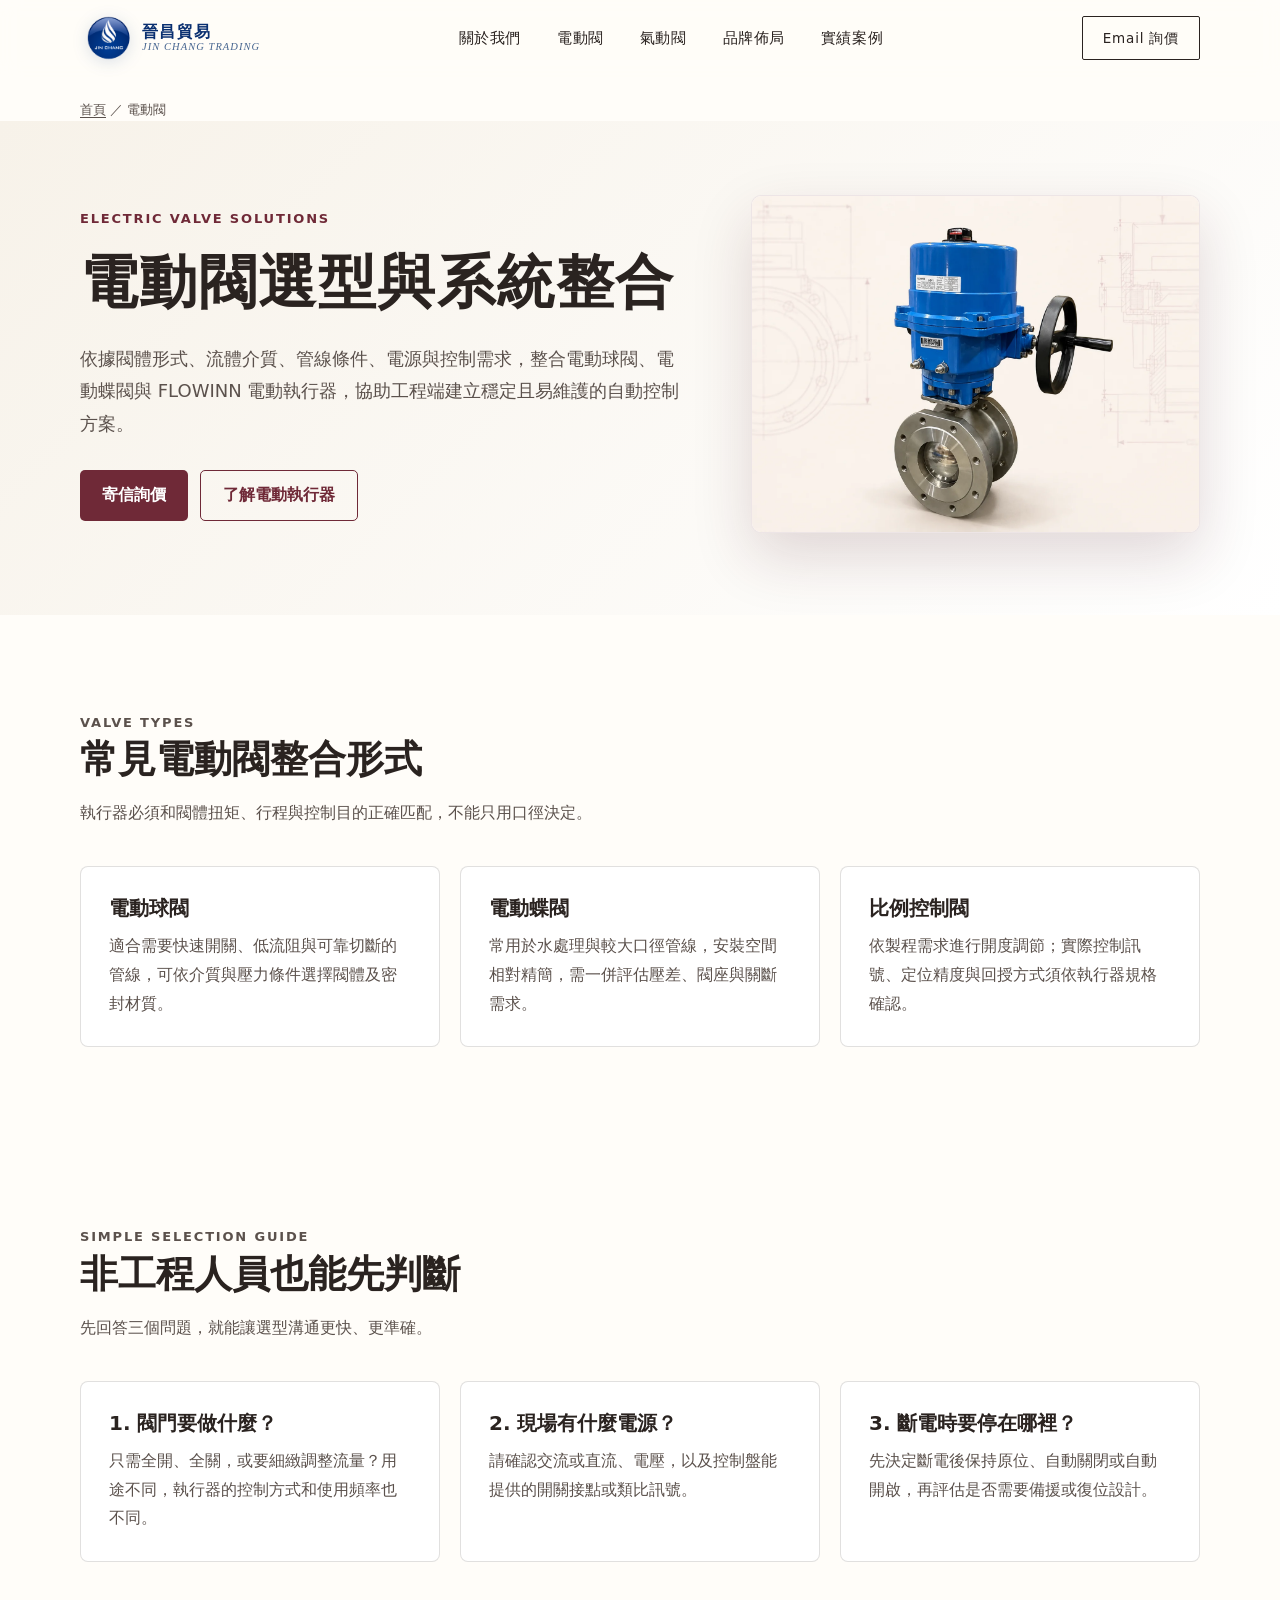
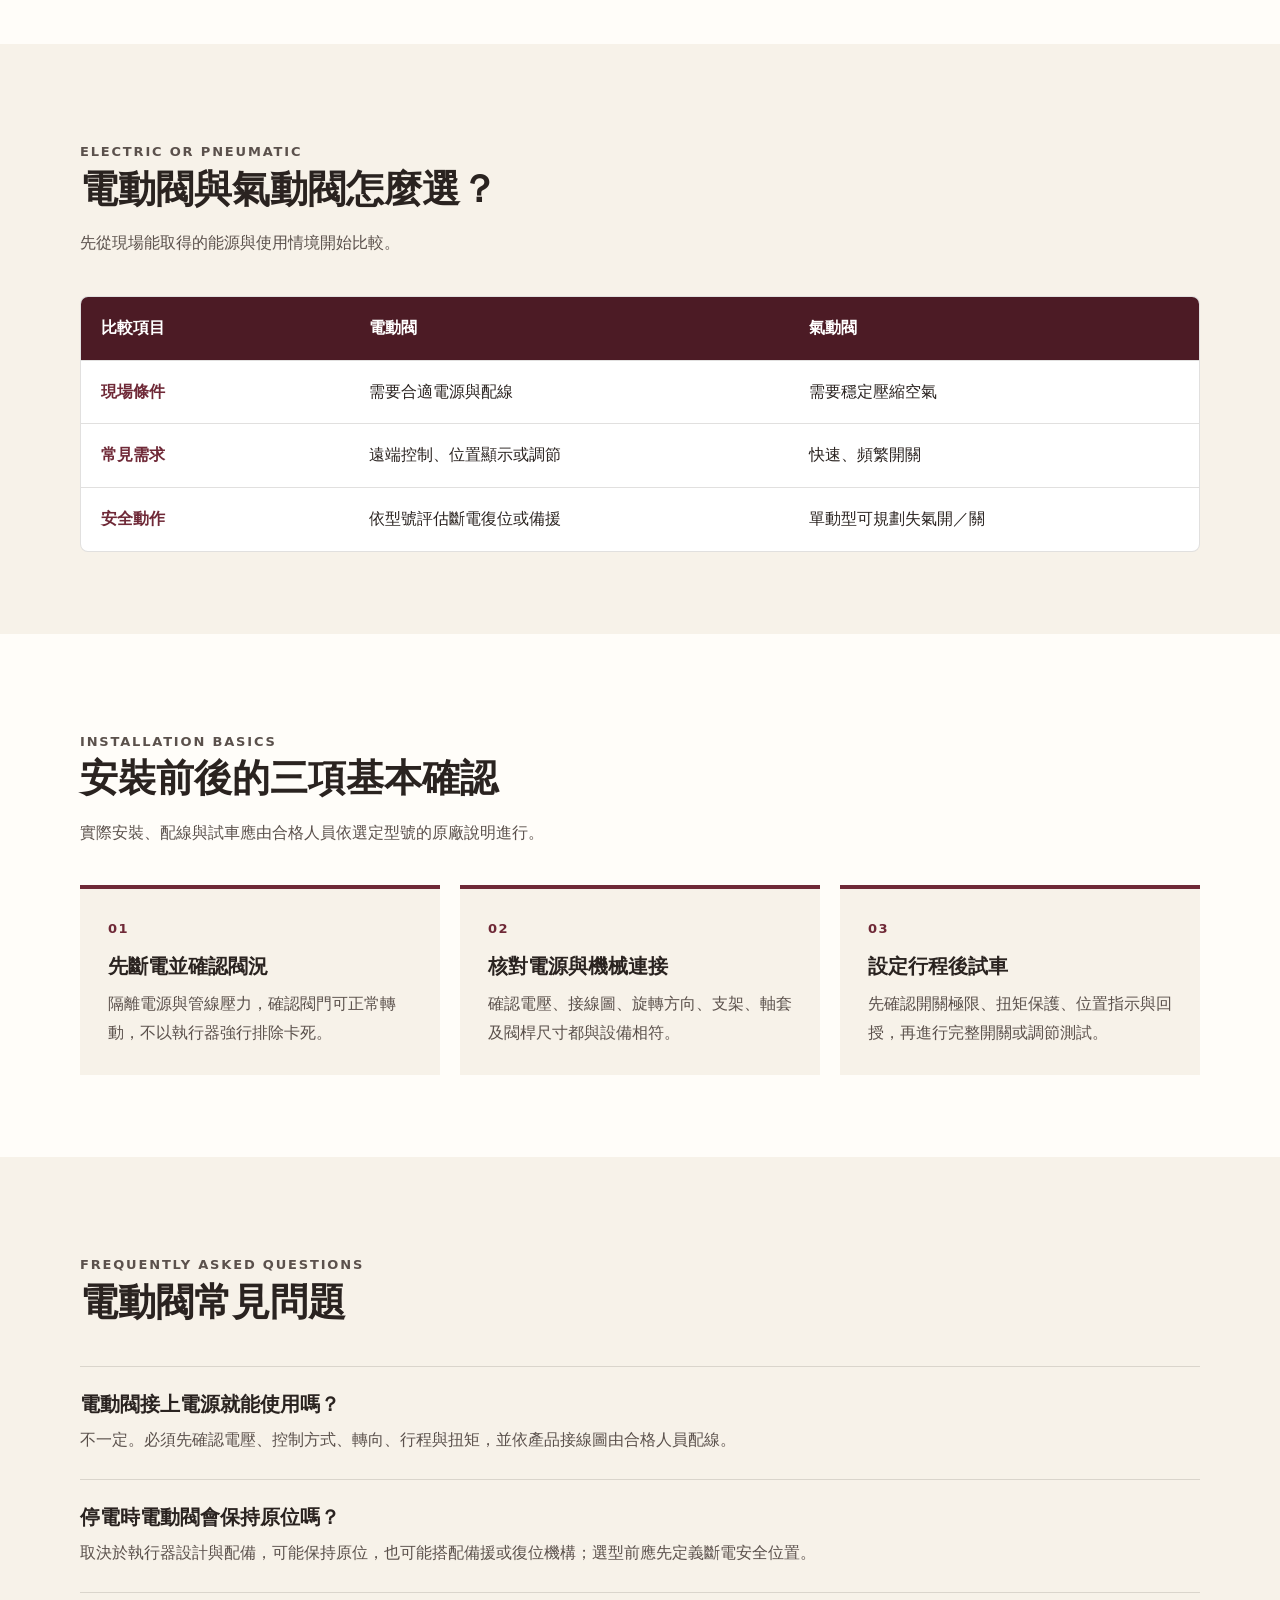
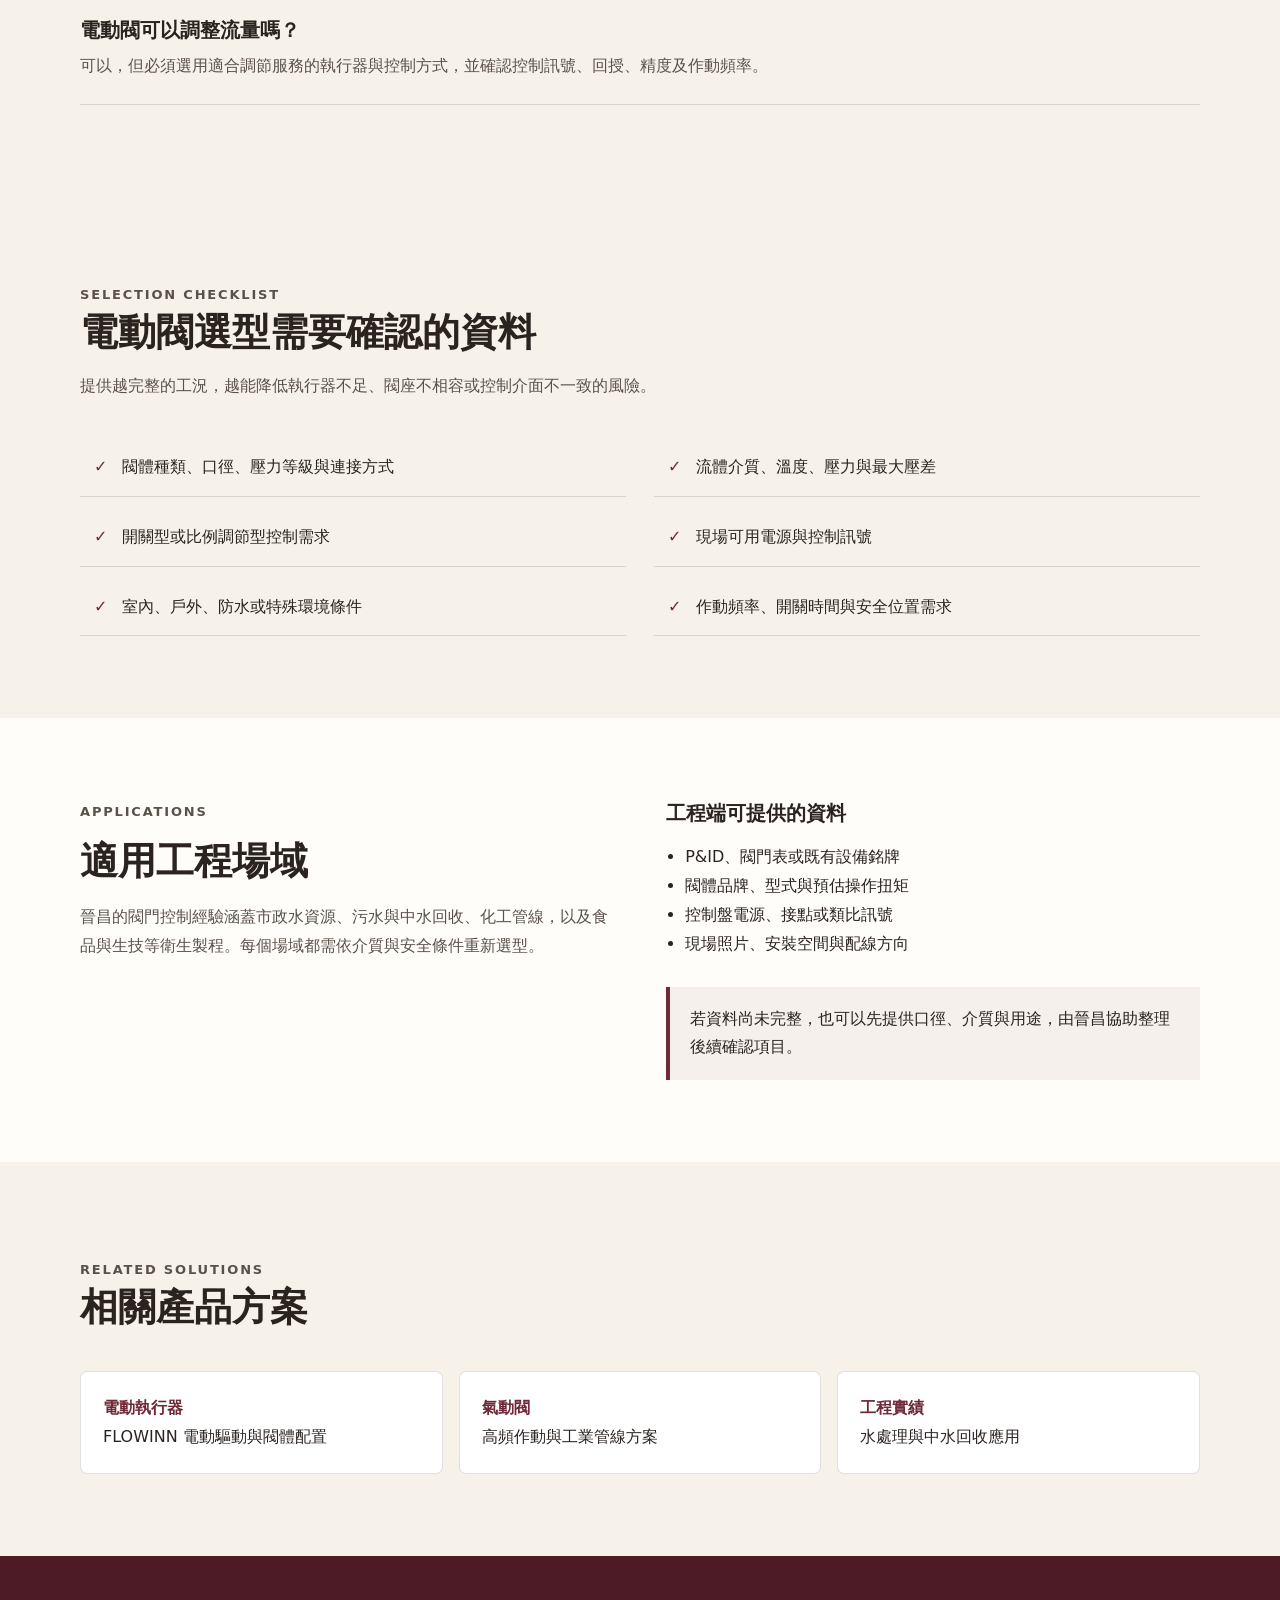
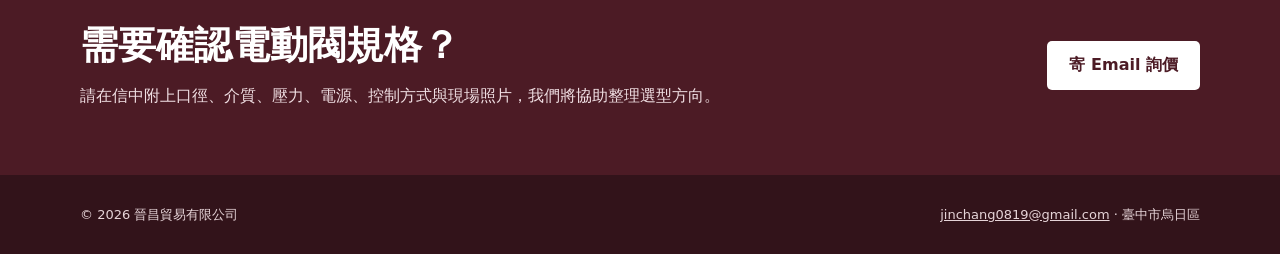
<file: electric-valve/index.html>
<!DOCTYPE html>
<html lang="zh-Hant">
<head>
<meta charset="UTF-8">
<meta name="viewport" content="width=device-width, initial-scale=1.0">
<title>電動閥選型與系統整合｜電動球閥、電動蝶閥｜晉昌貿易有限公司</title>
<meta name="description" content="晉昌貿易提供電動閥選型與系統整合服務，依閥體、口徑、介質、電源及控制需求配置電動球閥、電動蝶閥與 FLOWINN 電動執行器。">
<meta name="robots" content="index,follow,max-image-preview:large">
<link rel="canonical" href="https://jinchang.tw/electric-valve/">
<meta property="og:locale" content="zh_TW">
<meta property="og:type" content="website">
<meta property="og:title" content="電動閥選型與系統整合｜晉昌貿易">
<meta property="og:description" content="電動球閥、電動蝶閥與 FLOWINN 電動執行器配置服務。">
<meta property="og:url" content="https://jinchang.tw/electric-valve/">
<meta property="og:site_name" content="晉昌貿易有限公司">
<meta property="og:image" content="https://jinchang.tw/assets/images/flowinn-electric-valve-hero-v2.webp">
<link rel="icon" href="../assets/images/jinchang-logo-mark.png">
<link rel="stylesheet" href="../assets/css/seo-pages.css?v=20260908-2">
<script type="application/ld+json">
{
  "@context":"https://schema.org",
  "@graph":[
    {
      "@type":"WebPage",
      "@id":"https://jinchang.tw/electric-valve/#webpage",
      "url":"https://jinchang.tw/electric-valve/",
      "name":"電動閥選型與系統整合",
      "description":"電動球閥、電動蝶閥與電動執行器配置服務。",
      "isPartOf":{"@id":"https://jinchang.tw/#website"},
      "about":{"@id":"https://jinchang.tw/#organization"}
    },
    {
      "@type":"Service",
      "name":"電動閥選型與系統整合",
      "serviceType":"電動閥與電動執行器整合",
      "provider":{"@id":"https://jinchang.tw/#organization"},
      "areaServed":{"@type":"Country","name":"Taiwan"}
    },
    {
      "@type":"BreadcrumbList",
      "itemListElement":[
        {"@type":"ListItem","position":1,"name":"首頁","item":"https://jinchang.tw/"},
        {"@type":"ListItem","position":2,"name":"電動閥","item":"https://jinchang.tw/electric-valve/"}
      ]
    },
    {
      "@type":"FAQPage",
      "mainEntity":[
        {"@type":"Question","name":"電動閥接上電源就能使用嗎？","acceptedAnswer":{"@type":"Answer","text":"不一定。必須先確認電壓、控制方式、轉向、行程與扭矩，並依產品接線圖由合格人員配線。"}},
        {"@type":"Question","name":"停電時電動閥會保持原位嗎？","acceptedAnswer":{"@type":"Answer","text":"多數情況取決於執行器設計與配備，可能保持原位，也可能搭配備援或復位機構；選型前應先定義斷電安全位置。"}},
        {"@type":"Question","name":"電動閥可以調整流量嗎？","acceptedAnswer":{"@type":"Answer","text":"可以，但必須選用適合調節服務的執行器與控制方式，並確認控制訊號、回授、精度及作動頻率。"}}
      ]
    }
  ]
}
</script>
</head>
<body>
<nav class="site-nav" id="siteNav"><div class="wrap"><a href="../#top" class="brand"><img src="../assets/images/jinchang-logo-mark.png" alt="晉昌貿易有限公司 Logo" width="52" height="52"><span class="brand-text"><span class="zh">晉昌貿易</span><span class="en">JIN CHANG TRADING</span></span></a><ul class="nav-links"><li><a href="../#about">關於我們</a></li><li><a href="../electric-valve/">電動閥</a></li><li><a href="../pneumatic-valve/">氣動閥</a></li><li><a href="../#brands">品牌佈局</a></li><li><a href="../#records">實績案例</a></li><li class="cta-mobile-only"><a href="mailto:jinchang0819@gmail.com?subject=%E6%99%89%E6%98%8C%E9%96%A5%E9%96%80%E8%A9%A2%E5%83%B9">Email 詢價</a></li></ul><a href="mailto:jinchang0819@gmail.com?subject=%E6%99%89%E6%98%8C%E9%96%A5%E9%96%80%E8%A9%A2%E5%83%B9" class="nav-cta">Email 詢價</a><button class="nav-toggle" id="navToggle" aria-label="開啟選單" aria-expanded="false"><span></span><span></span><span></span></button></div></nav>

<main>
  <div class="wrap breadcrumb"><a href="../">首頁</a> ／ 電動閥</div>
  <header class="page-hero"><div class="wrap hero-grid">
    <div>
      <p class="eyebrow">Electric Valve Solutions</p>
      <h1>電動閥選型與系統整合</h1>
      <p class="lead">依據閥體形式、流體介質、管線條件、電源與控制需求，整合電動球閥、電動蝶閥與 FLOWINN 電動執行器，協助工程端建立穩定且易維護的自動控制方案。</p>
      <div class="hero-actions"><a class="btn btn-primary" href="mailto:jinchang0819@gmail.com?subject=%E9%9B%BB%E5%8B%95%E9%96%A5%E9%81%B8%E5%9E%8B%E8%A9%A2%E5%83%B9">寄信詢價</a><a class="btn btn-secondary" href="../electric-actuator/">了解電動執行器</a></div>
    </div>
    <picture class="hero-visual product-hero-visual"><img src="../assets/images/flowinn-electric-valve-hero-v2.webp" alt="FLOWINN 電動執行器與不鏽鋼蝶閥完整配置" width="1448" height="1086" fetchpriority="high" decoding="async"></picture>
  </div></header>

  <section class="section"><div class="wrap">
    <div class="section-head"><p class="eyebrow">Valve Types</p><h2>常見電動閥整合形式</h2><p>執行器必須和閥體扭矩、行程與控制目的正確匹配，不能只用口徑決定。</p></div>
    <div class="cards">
      <article class="card"><h3>電動球閥</h3><p>適合需要快速開關、低流阻與可靠切斷的管線，可依介質與壓力條件選擇閥體及密封材質。</p></article>
      <article class="card"><h3>電動蝶閥</h3><p>常用於水處理與較大口徑管線，安裝空間相對精簡，需一併評估壓差、閥座與關斷需求。</p></article>
      <article class="card"><h3>比例控制閥</h3><p>依製程需求進行開度調節；實際控制訊號、定位精度與回授方式須依執行器規格確認。</p></article>
    </div>
  </div></section>

  <section class="section"><div class="wrap">
    <div class="section-head"><p class="eyebrow">Simple Selection Guide</p><h2>非工程人員也能先判斷</h2><p>先回答三個問題，就能讓選型溝通更快、更準確。</p></div>
    <div class="cards">
      <article class="card"><h3>1. 閥門要做什麼？</h3><p>只需全開、全關，或要細緻調整流量？用途不同，執行器的控制方式和使用頻率也不同。</p></article>
      <article class="card"><h3>2. 現場有什麼電源？</h3><p>請確認交流或直流、電壓，以及控制盤能提供的開關接點或類比訊號。</p></article>
      <article class="card"><h3>3. 斷電時要停在哪裡？</h3><p>先決定斷電後保持原位、自動關閉或自動開啟，再評估是否需要備援或復位設計。</p></article>
    </div>
  </div></section>

  <section class="section alt"><div class="wrap">
    <div class="section-head"><p class="eyebrow">Electric or Pneumatic</p><h2>電動閥與氣動閥怎麼選？</h2><p>先從現場能取得的能源與使用情境開始比較。</p></div>
    <div class="table-scroll"><table class="decision-table"><thead><tr><th>比較項目</th><th>電動閥</th><th>氣動閥</th></tr></thead><tbody>
      <tr><th>現場條件</th><td>需要合適電源與配線</td><td>需要穩定壓縮空氣</td></tr>
      <tr><th>常見需求</th><td>遠端控制、位置顯示或調節</td><td>快速、頻繁開關</td></tr>
      <tr><th>安全動作</th><td>依型號評估斷電復位或備援</td><td>單動型可規劃失氣開／關</td></tr>
    </tbody></table></div>
  </div></section>

  <section class="section"><div class="wrap">
    <div class="section-head"><p class="eyebrow">Installation Basics</p><h2>安裝前後的三項基本確認</h2><p>實際安裝、配線與試車應由合格人員依選定型號的原廠說明進行。</p></div>
    <div class="steps">
      <article><span>01</span><h3>先斷電並確認閥況</h3><p>隔離電源與管線壓力，確認閥門可正常轉動，不以執行器強行排除卡死。</p></article>
      <article><span>02</span><h3>核對電源與機械連接</h3><p>確認電壓、接線圖、旋轉方向、支架、軸套及閥桿尺寸都與設備相符。</p></article>
      <article><span>03</span><h3>設定行程後試車</h3><p>先確認開關極限、扭矩保護、位置指示與回授，再進行完整開關或調節測試。</p></article>
    </div>
  </div></section>

  <section class="section alt"><div class="wrap">
    <div class="section-head"><p class="eyebrow">Frequently Asked Questions</p><h2>電動閥常見問題</h2></div>
    <div class="faq">
      <article><h3>電動閥接上電源就能使用嗎？</h3><p>不一定。必須先確認電壓、控制方式、轉向、行程與扭矩，並依產品接線圖由合格人員配線。</p></article>
      <article><h3>停電時電動閥會保持原位嗎？</h3><p>取決於執行器設計與配備，可能保持原位，也可能搭配備援或復位機構；選型前應先定義斷電安全位置。</p></article>
      <article><h3>電動閥可以調整流量嗎？</h3><p>可以，但必須選用適合調節服務的執行器與控制方式，並確認控制訊號、回授、精度及作動頻率。</p></article>
    </div>
  </div></section>

  <section class="section alt"><div class="wrap">
    <div class="section-head"><p class="eyebrow">Selection Checklist</p><h2>電動閥選型需要確認的資料</h2><p>提供越完整的工況，越能降低執行器不足、閥座不相容或控制介面不一致的風險。</p></div>
    <ul class="check-list">
      <li>閥體種類、口徑、壓力等級與連接方式</li>
      <li>流體介質、溫度、壓力與最大壓差</li>
      <li>開關型或比例調節型控制需求</li>
      <li>現場可用電源與控制訊號</li>
      <li>室內、戶外、防水或特殊環境條件</li>
      <li>作動頻率、開關時間與安全位置需求</li>
    </ul>
  </div></section>

  <section class="section"><div class="wrap content-grid">
    <div><p class="eyebrow">Applications</p><h2>適用工程場域</h2><p>晉昌的閥門控制經驗涵蓋市政水資源、污水與中水回收、化工管線，以及食品與生技等衛生製程。每個場域都需依介質與安全條件重新選型。</p></div>
    <div><h3>工程端可提供的資料</h3><ul><li>P&amp;ID、閥門表或既有設備銘牌</li><li>閥體品牌、型式與預估操作扭矩</li><li>控制盤電源、接點或類比訊號</li><li>現場照片、安裝空間與配線方向</li></ul><div class="notice">若資料尚未完整，也可以先提供口徑、介質與用途，由晉昌協助整理後續確認項目。</div></div>
  </div></section>

  <section class="section alt"><div class="wrap">
    <div class="section-head"><p class="eyebrow">Related Solutions</p><h2>相關產品方案</h2></div>
    <div class="related"><a href="../electric-actuator/"><strong>電動執行器</strong>FLOWINN 電動驅動與閥體配置</a><a href="../pneumatic-valve/"><strong>氣動閥</strong>高頻作動與工業管線方案</a><a href="../#records"><strong>工程實績</strong>水處理與中水回收應用</a></div>
  </div></section>
</main>

<section class="cta" id="contact"><div class="wrap"><div><h2>需要確認電動閥規格？</h2><p>請在信中附上口徑、介質、壓力、電源、控制方式與現場照片，我們將協助整理選型方向。</p></div><a class="btn" href="mailto:jinchang0819@gmail.com?subject=%E9%9B%BB%E5%8B%95%E9%96%A5%E9%81%B8%E5%9E%8B%E8%A9%A2%E5%83%B9">寄 Email 詢價</a></div></section>
<footer class="page-footer"><div class="wrap"><span>© 2026 晉昌貿易有限公司</span><span><a href="mailto:jinchang0819@gmail.com">jinchang0819@gmail.com</a> · 臺中市烏日區</span></div></footer>
<script src="../assets/js/main.js"></script>
</body>
</html>
</file>
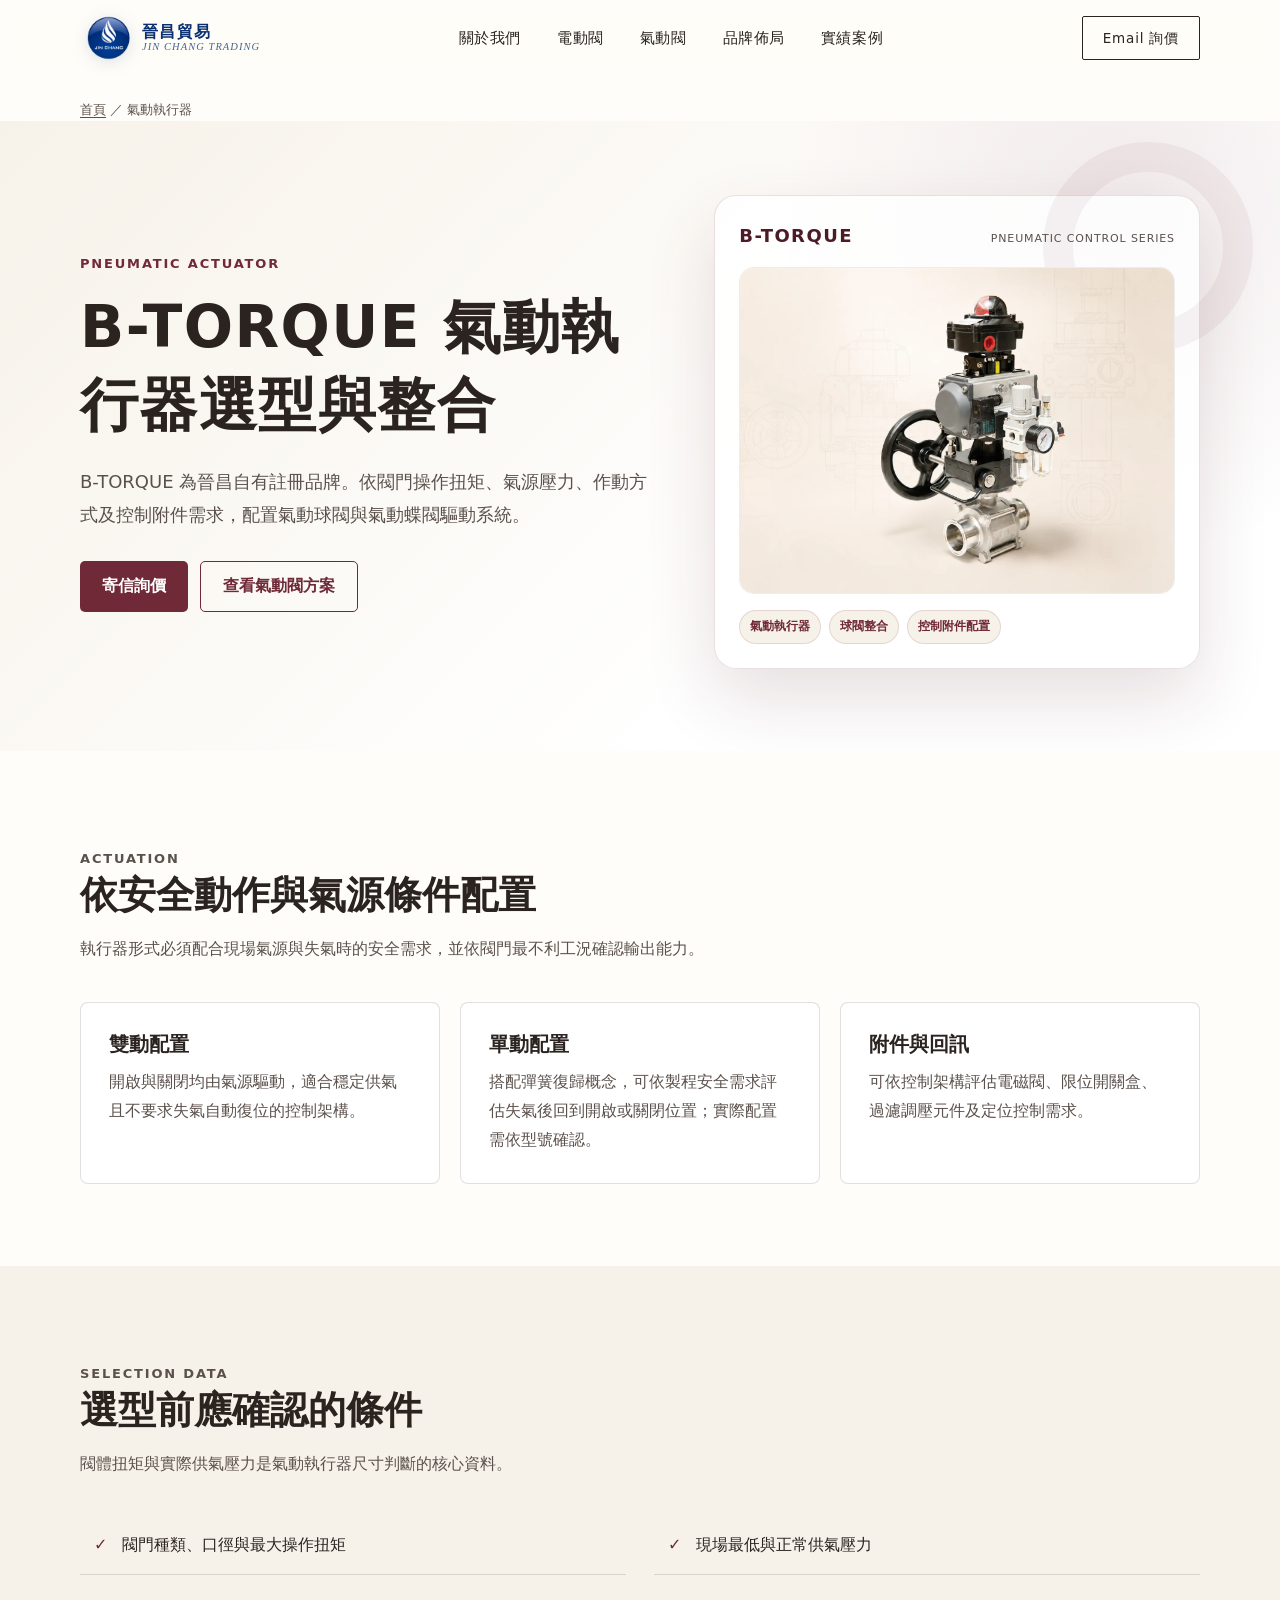
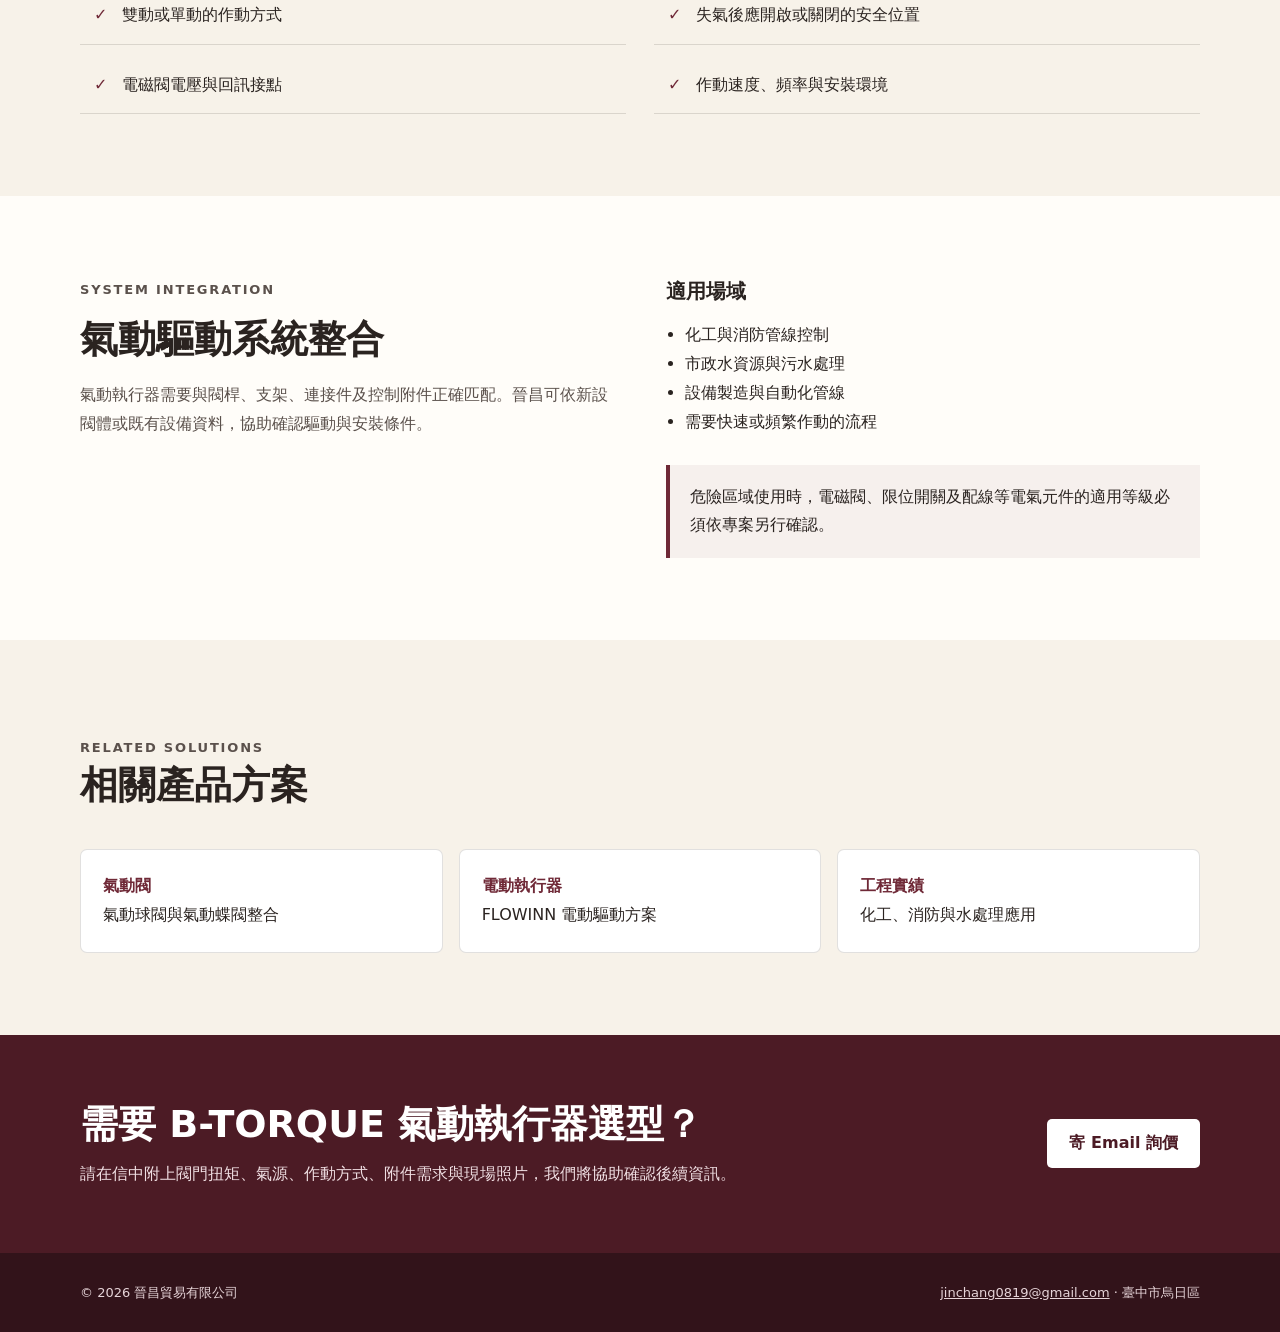
<file: pneumatic-actuator/index.html>
<!DOCTYPE html>
<html lang="zh-Hant">
<head>
<meta charset="UTF-8">
<meta name="viewport" content="width=device-width, initial-scale=1.0">
<title>氣動執行器與 B-TORQUE 閥門驅動整合｜晉昌貿易有限公司</title>
<meta name="description" content="晉昌貿易提供 B-TORQUE 氣動執行器選型、氣動球閥與氣動蝶閥整合，依扭矩、氣源、作動方式及控制附件配置。">
<meta name="robots" content="index,follow,max-image-preview:large">
<link rel="canonical" href="https://jinchang.tw/pneumatic-actuator/">
<meta property="og:locale" content="zh_TW"><meta property="og:type" content="website">
<meta property="og:title" content="氣動執行器與 B-TORQUE 閥門驅動整合｜晉昌貿易">
<meta property="og:description" content="B-TORQUE 氣動執行器、氣動球閥與氣動蝶閥整合服務。">
<meta property="og:url" content="https://jinchang.tw/pneumatic-actuator/">
<meta property="og:site_name" content="晉昌貿易有限公司">
<meta property="og:image" content="https://jinchang.tw/assets/images/b-torque-pneumatic-valve-hero-v2.webp">
<link rel="icon" href="../assets/images/jinchang-logo-mark.png"><link rel="stylesheet" href="../assets/css/seo-pages.css?v=20260908-2">
<script type="application/ld+json">
{"@context":"https://schema.org","@graph":[
  {"@type":"WebPage","@id":"https://jinchang.tw/pneumatic-actuator/#webpage","url":"https://jinchang.tw/pneumatic-actuator/","name":"氣動執行器與 B-TORQUE 閥門驅動整合","description":"B-TORQUE 氣動執行器選型與閥門系統整合。","isPartOf":{"@id":"https://jinchang.tw/#website"},"about":{"@id":"https://jinchang.tw/#organization"}},
  {"@type":"Service","name":"氣動執行器選型與閥門驅動整合","serviceType":"B-TORQUE 氣動執行器整合","provider":{"@id":"https://jinchang.tw/#organization"},"areaServed":{"@type":"Country","name":"Taiwan"}},
  {"@type":"BreadcrumbList","itemListElement":[{"@type":"ListItem","position":1,"name":"首頁","item":"https://jinchang.tw/"},{"@type":"ListItem","position":2,"name":"氣動執行器","item":"https://jinchang.tw/pneumatic-actuator/"}]}
]}
</script>
</head>
<body>
<nav class="site-nav" id="siteNav"><div class="wrap"><a href="../#top" class="brand"><img src="../assets/images/jinchang-logo-mark.png" alt="晉昌貿易有限公司 Logo" width="52" height="52"><span class="brand-text"><span class="zh">晉昌貿易</span><span class="en">JIN CHANG TRADING</span></span></a><ul class="nav-links"><li><a href="../#about">關於我們</a></li><li><a href="../electric-valve/">電動閥</a></li><li><a href="../pneumatic-valve/">氣動閥</a></li><li><a href="../#brands">品牌佈局</a></li><li><a href="../#records">實績案例</a></li><li class="cta-mobile-only"><a href="mailto:jinchang0819@gmail.com?subject=%E6%99%89%E6%98%8C%E9%96%A5%E9%96%80%E8%A9%A2%E5%83%B9">Email 詢價</a></li></ul><a href="mailto:jinchang0819@gmail.com?subject=%E6%99%89%E6%98%8C%E9%96%A5%E9%96%80%E8%A9%A2%E5%83%B9" class="nav-cta">Email 詢價</a><button class="nav-toggle" id="navToggle" aria-label="開啟選單" aria-expanded="false"><span></span><span></span><span></span></button></div></nav>

<main>
  <div class="wrap breadcrumb"><a href="../">首頁</a> ／ 氣動執行器</div>
  <header class="page-hero pneumatic-product-hero">
    <div class="wrap hero-grid product-hero-grid">
      <div class="hero-copy">
        <p class="eyebrow">Pneumatic Actuator</p>
        <h1>B-TORQUE 氣動執行器選型與整合</h1>
        <p class="lead">B-TORQUE 為晉昌自有註冊品牌。依閥門操作扭矩、氣源壓力、作動方式及控制附件需求，配置氣動球閥與氣動蝶閥驅動系統。</p>
        <div class="hero-actions"><a class="btn btn-primary" href="mailto:jinchang0819@gmail.com?subject=B-TORQUE%20%E6%B0%A3%E5%8B%95%E5%9F%B7%E8%A1%8C%E5%99%A8%E8%A9%A2%E5%83%B9">寄信詢價</a><a class="btn btn-secondary" href="../pneumatic-valve/">查看氣動閥方案</a></div>
      </div>
      <figure class="hero-product-showcase">
        <div class="showcase-heading"><span>B-TORQUE</span><small>Pneumatic Control Series</small></div>
        <picture class="hero-visual">
          <img src="../assets/images/b-torque-pneumatic-valve-hero-v2.webp" alt="B-TORQUE 氣動執行器、球閥與控制附件完整配置" width="1448" height="1086" fetchpriority="high" decoding="async">
        </picture>
        <figcaption><span>氣動執行器</span><span>球閥整合</span><span>控制附件配置</span></figcaption>
      </figure>
    </div>
  </header>

  <section class="section"><div class="wrap"><div class="section-head"><p class="eyebrow">Actuation</p><h2>依安全動作與氣源條件配置</h2><p>執行器形式必須配合現場氣源與失氣時的安全需求，並依閥門最不利工況確認輸出能力。</p></div><div class="cards">
    <article class="card"><h3>雙動配置</h3><p>開啟與關閉均由氣源驅動，適合穩定供氣且不要求失氣自動復位的控制架構。</p></article>
    <article class="card"><h3>單動配置</h3><p>搭配彈簧復歸概念，可依製程安全需求評估失氣後回到開啟或關閉位置；實際配置需依型號確認。</p></article>
    <article class="card"><h3>附件與回訊</h3><p>可依控制架構評估電磁閥、限位開關盒、過濾調壓元件及定位控制需求。</p></article>
  </div></div></section>

  <section class="section alt"><div class="wrap"><div class="section-head"><p class="eyebrow">Selection Data</p><h2>選型前應確認的條件</h2><p>閥體扭矩與實際供氣壓力是氣動執行器尺寸判斷的核心資料。</p></div><ul class="check-list"><li>閥門種類、口徑與最大操作扭矩</li><li>現場最低與正常供氣壓力</li><li>雙動或單動的作動方式</li><li>失氣後應開啟或關閉的安全位置</li><li>電磁閥電壓與回訊接點</li><li>作動速度、頻率與安裝環境</li></ul></div></section>

  <section class="section"><div class="wrap content-grid"><div><p class="eyebrow">System Integration</p><h2>氣動驅動系統整合</h2><p>氣動執行器需要與閥桿、支架、連接件及控制附件正確匹配。晉昌可依新設閥體或既有設備資料，協助確認驅動與安裝條件。</p></div><div><h3>適用場域</h3><ul><li>化工與消防管線控制</li><li>市政水資源與污水處理</li><li>設備製造與自動化管線</li><li>需要快速或頻繁作動的流程</li></ul><div class="notice">危險區域使用時，電磁閥、限位開關及配線等電氣元件的適用等級必須依專案另行確認。</div></div></div></section>

  <section class="section alt"><div class="wrap"><div class="section-head"><p class="eyebrow">Related Solutions</p><h2>相關產品方案</h2></div><div class="related"><a href="../pneumatic-valve/"><strong>氣動閥</strong>氣動球閥與氣動蝶閥整合</a><a href="../electric-actuator/"><strong>電動執行器</strong>FLOWINN 電動驅動方案</a><a href="../#records"><strong>工程實績</strong>化工、消防與水處理應用</a></div></div></section>
</main>

<section class="cta" id="contact"><div class="wrap"><div><h2>需要 B-TORQUE 氣動執行器選型？</h2><p>請在信中附上閥門扭矩、氣源、作動方式、附件需求與現場照片，我們將協助確認後續資訊。</p></div><a class="btn" href="mailto:jinchang0819@gmail.com?subject=B-TORQUE%20%E6%B0%A3%E5%8B%95%E5%9F%B7%E8%A1%8C%E5%99%A8%E8%A9%A2%E5%83%B9">寄 Email 詢價</a></div></section>
<footer class="page-footer"><div class="wrap"><span>© 2026 晉昌貿易有限公司</span><span><a href="mailto:jinchang0819@gmail.com">jinchang0819@gmail.com</a> · 臺中市烏日區</span></div></footer>
<script src="../assets/js/main.js"></script>
</body>
</html>
</file>
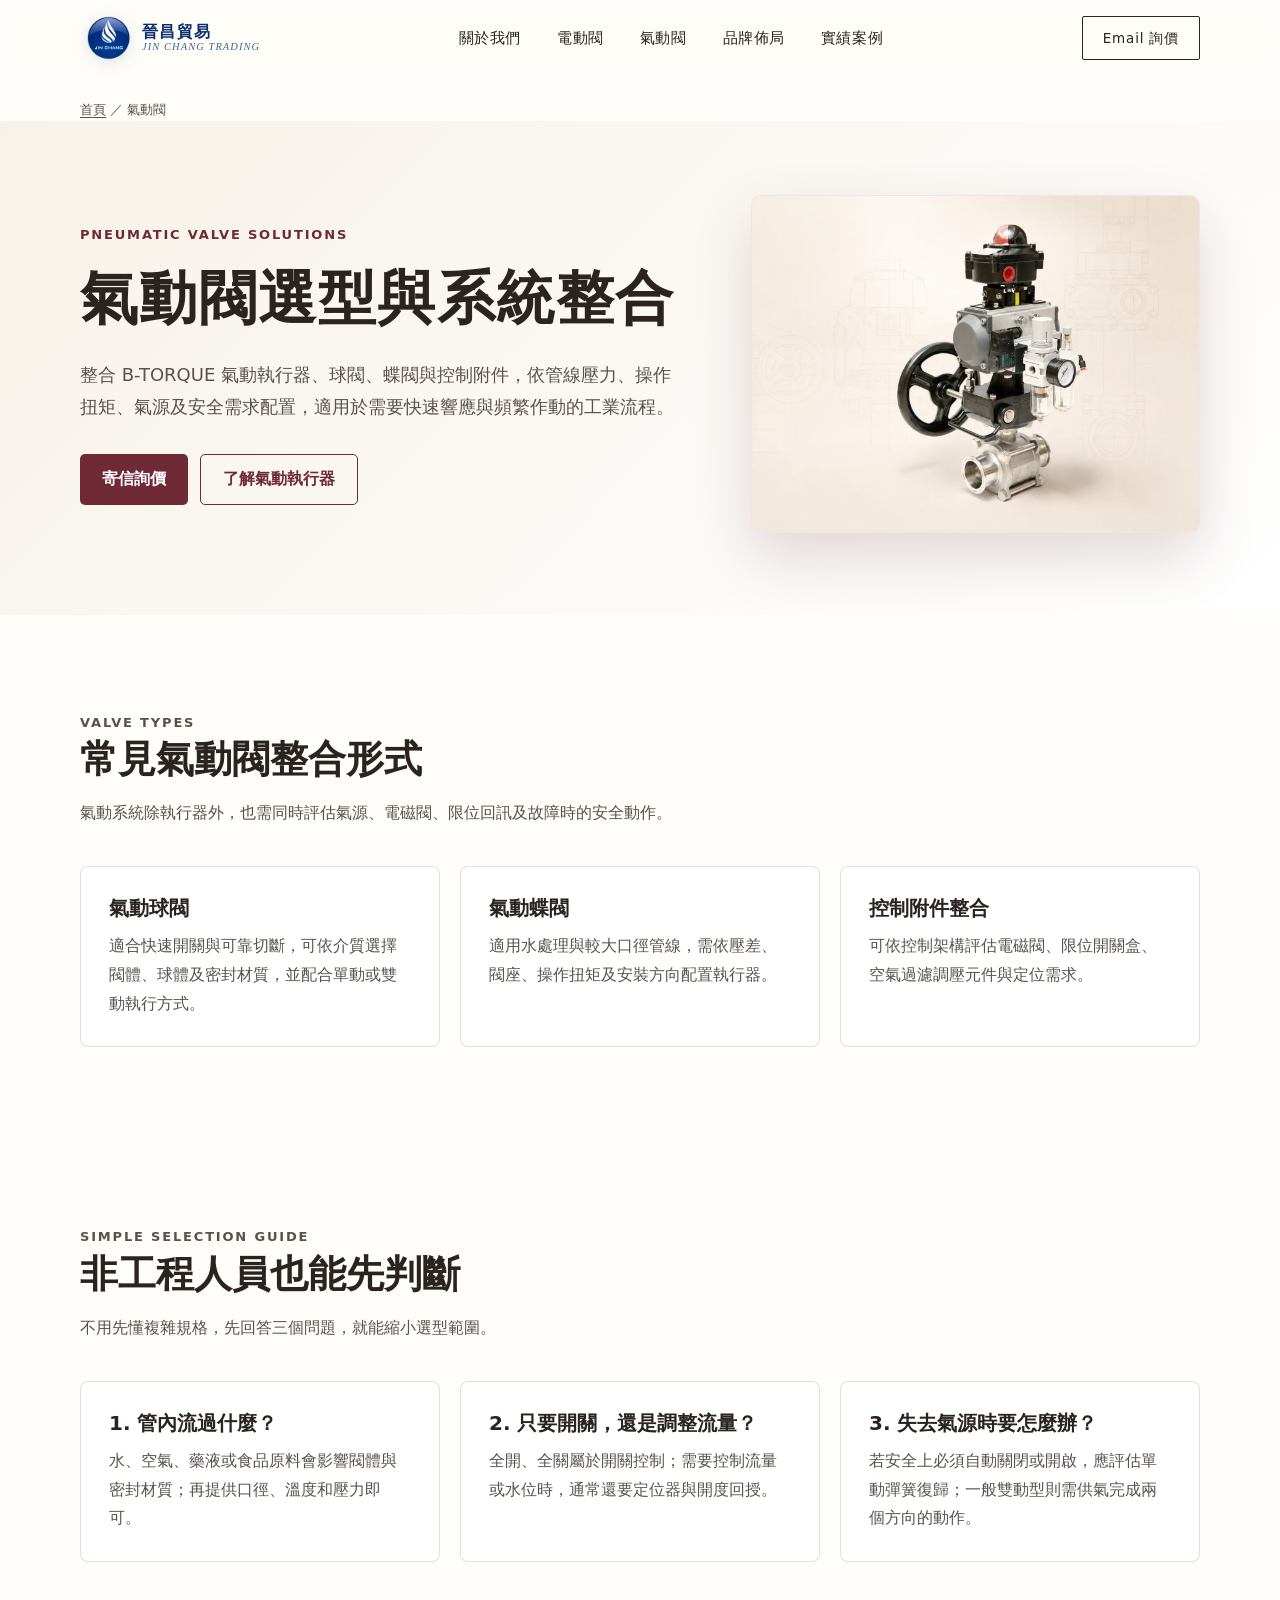
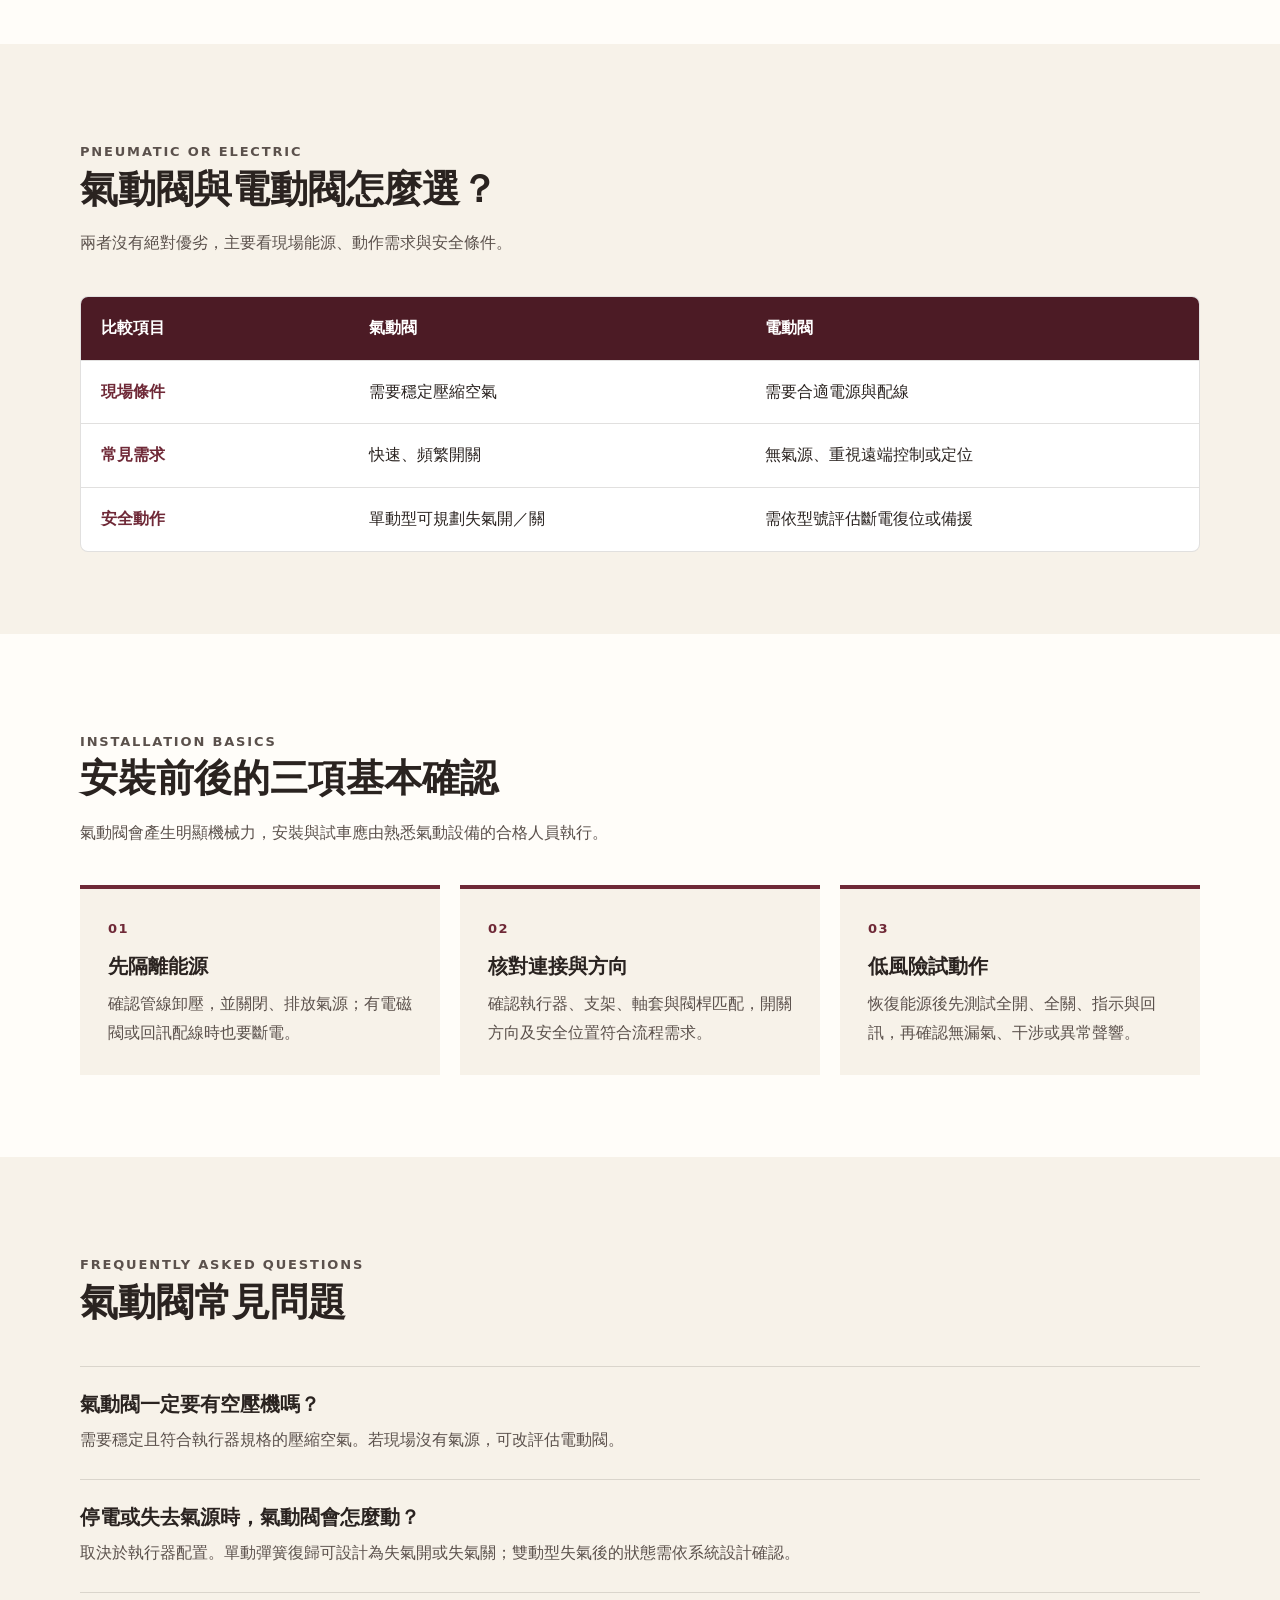
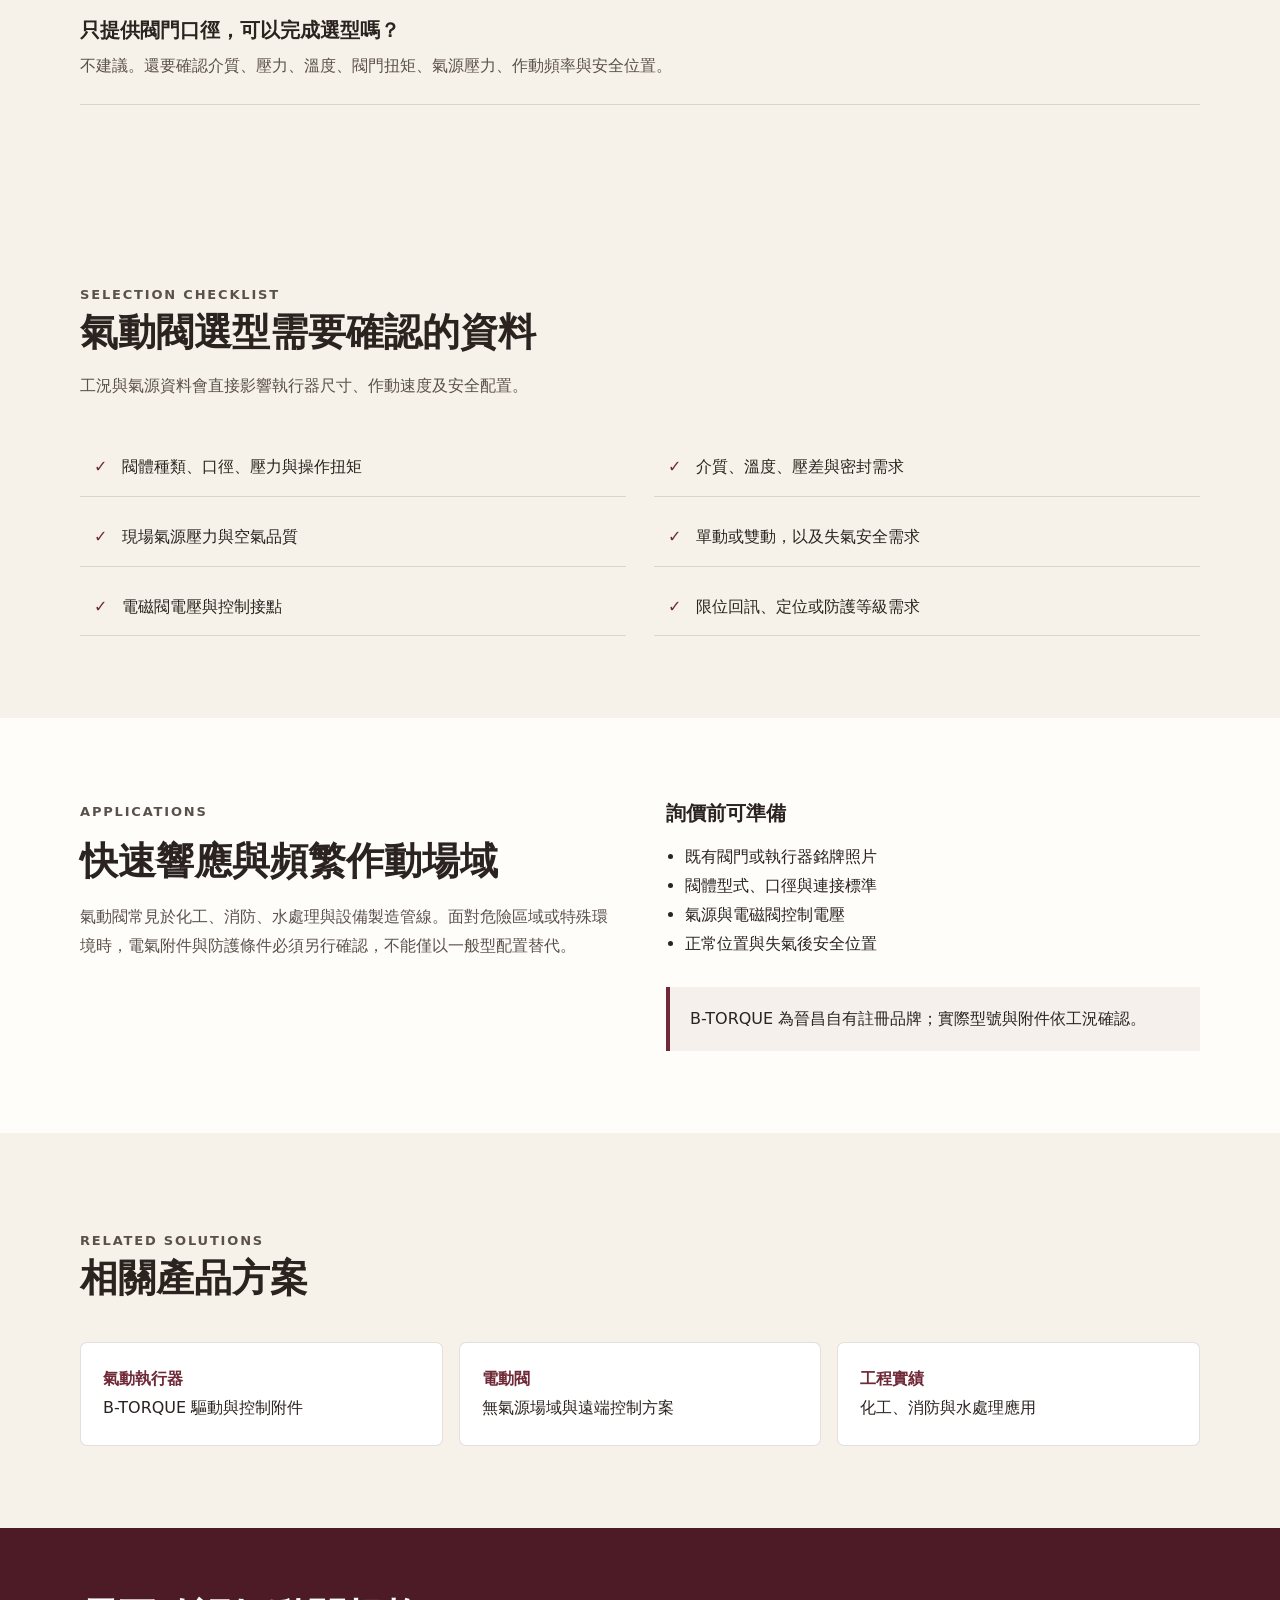
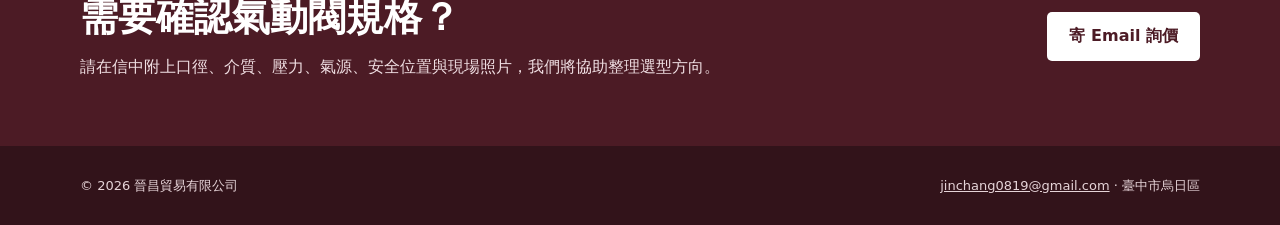
<file: pneumatic-valve/index.html>
<!DOCTYPE html>
<html lang="zh-Hant">
<head>
<meta charset="UTF-8">
<meta name="viewport" content="width=device-width, initial-scale=1.0">
<title>氣動閥選型與系統整合｜氣動球閥、氣動蝶閥｜晉昌貿易有限公司</title>
<meta name="description" content="晉昌貿易提供氣動閥選型與系統整合服務，整合 B-TORQUE 氣動執行器、氣動球閥、氣動蝶閥及控制附件，應用於工業管線與水處理工程。">
<meta name="robots" content="index,follow,max-image-preview:large">
<link rel="canonical" href="https://jinchang.tw/pneumatic-valve/">
<meta property="og:locale" content="zh_TW"><meta property="og:type" content="website">
<meta property="og:title" content="氣動閥選型與系統整合｜晉昌貿易">
<meta property="og:description" content="B-TORQUE 氣動執行器、氣動球閥與氣動蝶閥配置服務。">
<meta property="og:url" content="https://jinchang.tw/pneumatic-valve/">
<meta property="og:site_name" content="晉昌貿易有限公司">
<meta property="og:image" content="https://jinchang.tw/assets/images/b-torque-pneumatic-valve-hero-v2.webp">
<link rel="icon" href="../assets/images/jinchang-logo-mark.png">
<link rel="stylesheet" href="../assets/css/seo-pages.css?v=20260908-2">
<script type="application/ld+json">
{
  "@context":"https://schema.org",
  "@graph":[
    {"@type":"WebPage","@id":"https://jinchang.tw/pneumatic-valve/#webpage","url":"https://jinchang.tw/pneumatic-valve/","name":"氣動閥選型與系統整合","description":"氣動球閥、氣動蝶閥與 B-TORQUE 氣動執行器配置服務。","isPartOf":{"@id":"https://jinchang.tw/#website"},"about":{"@id":"https://jinchang.tw/#organization"}},
    {"@type":"Service","name":"氣動閥選型與系統整合","serviceType":"氣動閥與氣動執行器整合","provider":{"@id":"https://jinchang.tw/#organization"},"areaServed":{"@type":"Country","name":"Taiwan"}},
    {"@type":"BreadcrumbList","itemListElement":[{"@type":"ListItem","position":1,"name":"首頁","item":"https://jinchang.tw/"},{"@type":"ListItem","position":2,"name":"氣動閥","item":"https://jinchang.tw/pneumatic-valve/"}]},
    {"@type":"FAQPage","mainEntity":[
      {"@type":"Question","name":"氣動閥一定要有空壓機嗎？","acceptedAnswer":{"@type":"Answer","text":"需要穩定且符合執行器規格的壓縮空氣。若現場沒有氣源，可改評估電動閥。"}},
      {"@type":"Question","name":"停電或失去氣源時，氣動閥會怎麼動？","acceptedAnswer":{"@type":"Answer","text":"取決於執行器配置。單動彈簧復歸可設計為失氣開或失氣關；雙動型失氣後的狀態需依系統設計確認。"}},
      {"@type":"Question","name":"只提供閥門口徑，可以完成選型嗎？","acceptedAnswer":{"@type":"Answer","text":"不建議。還要確認介質、壓力、溫度、閥門扭矩、氣源壓力、作動頻率與安全位置。"}}
    ]}
  ]
}
</script>
</head>
<body>
<nav class="site-nav" id="siteNav"><div class="wrap"><a href="../#top" class="brand"><img src="../assets/images/jinchang-logo-mark.png" alt="晉昌貿易有限公司 Logo" width="52" height="52"><span class="brand-text"><span class="zh">晉昌貿易</span><span class="en">JIN CHANG TRADING</span></span></a><ul class="nav-links"><li><a href="../#about">關於我們</a></li><li><a href="../electric-valve/">電動閥</a></li><li><a href="../pneumatic-valve/">氣動閥</a></li><li><a href="../#brands">品牌佈局</a></li><li><a href="../#records">實績案例</a></li><li class="cta-mobile-only"><a href="mailto:jinchang0819@gmail.com?subject=%E6%99%89%E6%98%8C%E9%96%A5%E9%96%80%E8%A9%A2%E5%83%B9">Email 詢價</a></li></ul><a href="mailto:jinchang0819@gmail.com?subject=%E6%99%89%E6%98%8C%E9%96%A5%E9%96%80%E8%A9%A2%E5%83%B9" class="nav-cta">Email 詢價</a><button class="nav-toggle" id="navToggle" aria-label="開啟選單" aria-expanded="false"><span></span><span></span><span></span></button></div></nav>

<main>
  <div class="wrap breadcrumb"><a href="../">首頁</a> ／ 氣動閥</div>
  <header class="page-hero"><div class="wrap hero-grid">
    <div><p class="eyebrow">Pneumatic Valve Solutions</p><h1>氣動閥選型與系統整合</h1><p class="lead">整合 B-TORQUE 氣動執行器、球閥、蝶閥與控制附件，依管線壓力、操作扭矩、氣源及安全需求配置，適用於需要快速響應與頻繁作動的工業流程。</p><div class="hero-actions"><a class="btn btn-primary" href="mailto:jinchang0819@gmail.com?subject=%E6%B0%A3%E5%8B%95%E9%96%A5%E9%81%B8%E5%9E%8B%E8%A9%A2%E5%83%B9">寄信詢價</a><a class="btn btn-secondary" href="../pneumatic-actuator/">了解氣動執行器</a></div></div>
    <picture class="hero-visual product-hero-visual"><img src="../assets/images/b-torque-pneumatic-valve-hero-v2.webp" alt="B-TORQUE 氣動球閥、氣動執行器與控制附件完整配置" width="1448" height="1086" fetchpriority="high" decoding="async"></picture>
  </div></header>

  <section class="section"><div class="wrap"><div class="section-head"><p class="eyebrow">Valve Types</p><h2>常見氣動閥整合形式</h2><p>氣動系統除執行器外，也需同時評估氣源、電磁閥、限位回訊及故障時的安全動作。</p></div><div class="cards">
    <article class="card"><h3>氣動球閥</h3><p>適合快速開關與可靠切斷，可依介質選擇閥體、球體及密封材質，並配合單動或雙動執行方式。</p></article>
    <article class="card"><h3>氣動蝶閥</h3><p>適用水處理與較大口徑管線，需依壓差、閥座、操作扭矩及安裝方向配置執行器。</p></article>
    <article class="card"><h3>控制附件整合</h3><p>可依控制架構評估電磁閥、限位開關盒、空氣過濾調壓元件與定位需求。</p></article>
  </div></div></section>

  <section class="section"><div class="wrap">
    <div class="section-head"><p class="eyebrow">Simple Selection Guide</p><h2>非工程人員也能先判斷</h2><p>不用先懂複雜規格，先回答三個問題，就能縮小選型範圍。</p></div>
    <div class="cards">
      <article class="card"><h3>1. 管內流過什麼？</h3><p>水、空氣、藥液或食品原料會影響閥體與密封材質；再提供口徑、溫度和壓力即可。</p></article>
      <article class="card"><h3>2. 只要開關，還是調整流量？</h3><p>全開、全關屬於開關控制；需要控制流量或水位時，通常還要定位器與開度回授。</p></article>
      <article class="card"><h3>3. 失去氣源時要怎麼辦？</h3><p>若安全上必須自動關閉或開啟，應評估單動彈簧復歸；一般雙動型則需供氣完成兩個方向的動作。</p></article>
    </div>
  </div></section>

  <section class="section alt"><div class="wrap">
    <div class="section-head"><p class="eyebrow">Pneumatic or Electric</p><h2>氣動閥與電動閥怎麼選？</h2><p>兩者沒有絕對優劣，主要看現場能源、動作需求與安全條件。</p></div>
    <div class="table-scroll"><table class="decision-table"><thead><tr><th>比較項目</th><th>氣動閥</th><th>電動閥</th></tr></thead><tbody>
      <tr><th>現場條件</th><td>需要穩定壓縮空氣</td><td>需要合適電源與配線</td></tr>
      <tr><th>常見需求</th><td>快速、頻繁開關</td><td>無氣源、重視遠端控制或定位</td></tr>
      <tr><th>安全動作</th><td>單動型可規劃失氣開／關</td><td>需依型號評估斷電復位或備援</td></tr>
    </tbody></table></div>
  </div></section>

  <section class="section"><div class="wrap">
    <div class="section-head"><p class="eyebrow">Installation Basics</p><h2>安裝前後的三項基本確認</h2><p>氣動閥會產生明顯機械力，安裝與試車應由熟悉氣動設備的合格人員執行。</p></div>
    <div class="steps">
      <article><span>01</span><h3>先隔離能源</h3><p>確認管線卸壓，並關閉、排放氣源；有電磁閥或回訊配線時也要斷電。</p></article>
      <article><span>02</span><h3>核對連接與方向</h3><p>確認執行器、支架、軸套與閥桿匹配，開關方向及安全位置符合流程需求。</p></article>
      <article><span>03</span><h3>低風險試動作</h3><p>恢復能源後先測試全開、全關、指示與回訊，再確認無漏氣、干涉或異常聲響。</p></article>
    </div>
  </div></section>

  <section class="section alt"><div class="wrap">
    <div class="section-head"><p class="eyebrow">Frequently Asked Questions</p><h2>氣動閥常見問題</h2></div>
    <div class="faq">
      <article><h3>氣動閥一定要有空壓機嗎？</h3><p>需要穩定且符合執行器規格的壓縮空氣。若現場沒有氣源，可改評估電動閥。</p></article>
      <article><h3>停電或失去氣源時，氣動閥會怎麼動？</h3><p>取決於執行器配置。單動彈簧復歸可設計為失氣開或失氣關；雙動型失氣後的狀態需依系統設計確認。</p></article>
      <article><h3>只提供閥門口徑，可以完成選型嗎？</h3><p>不建議。還要確認介質、壓力、溫度、閥門扭矩、氣源壓力、作動頻率與安全位置。</p></article>
    </div>
  </div></section>

  <section class="section alt"><div class="wrap"><div class="section-head"><p class="eyebrow">Selection Checklist</p><h2>氣動閥選型需要確認的資料</h2><p>工況與氣源資料會直接影響執行器尺寸、作動速度及安全配置。</p></div><ul class="check-list">
    <li>閥體種類、口徑、壓力與操作扭矩</li><li>介質、溫度、壓差與密封需求</li><li>現場氣源壓力與空氣品質</li><li>單動或雙動，以及失氣安全需求</li><li>電磁閥電壓與控制接點</li><li>限位回訊、定位或防護等級需求</li>
  </ul></div></section>

  <section class="section"><div class="wrap content-grid"><div><p class="eyebrow">Applications</p><h2>快速響應與頻繁作動場域</h2><p>氣動閥常見於化工、消防、水處理與設備製造管線。面對危險區域或特殊環境時，電氣附件與防護條件必須另行確認，不能僅以一般型配置替代。</p></div><div><h3>詢價前可準備</h3><ul><li>既有閥門或執行器銘牌照片</li><li>閥體型式、口徑與連接標準</li><li>氣源與電磁閥控制電壓</li><li>正常位置與失氣後安全位置</li></ul><div class="notice">B-TORQUE 為晉昌自有註冊品牌；實際型號與附件依工況確認。</div></div></div></section>

  <section class="section alt"><div class="wrap"><div class="section-head"><p class="eyebrow">Related Solutions</p><h2>相關產品方案</h2></div><div class="related"><a href="../pneumatic-actuator/"><strong>氣動執行器</strong>B-TORQUE 驅動與控制附件</a><a href="../electric-valve/"><strong>電動閥</strong>無氣源場域與遠端控制方案</a><a href="../#records"><strong>工程實績</strong>化工、消防與水處理應用</a></div></div></section>
</main>

<section class="cta" id="contact"><div class="wrap"><div><h2>需要確認氣動閥規格？</h2><p>請在信中附上口徑、介質、壓力、氣源、安全位置與現場照片，我們將協助整理選型方向。</p></div><a class="btn" href="mailto:jinchang0819@gmail.com?subject=%E6%B0%A3%E5%8B%95%E9%96%A5%E9%81%B8%E5%9E%8B%E8%A9%A2%E5%83%B9">寄 Email 詢價</a></div></section>
<footer class="page-footer"><div class="wrap"><span>© 2026 晉昌貿易有限公司</span><span><a href="mailto:jinchang0819@gmail.com">jinchang0819@gmail.com</a> · 臺中市烏日區</span></div></footer>
<script src="../assets/js/main.js"></script>
</body>
</html>
</file>
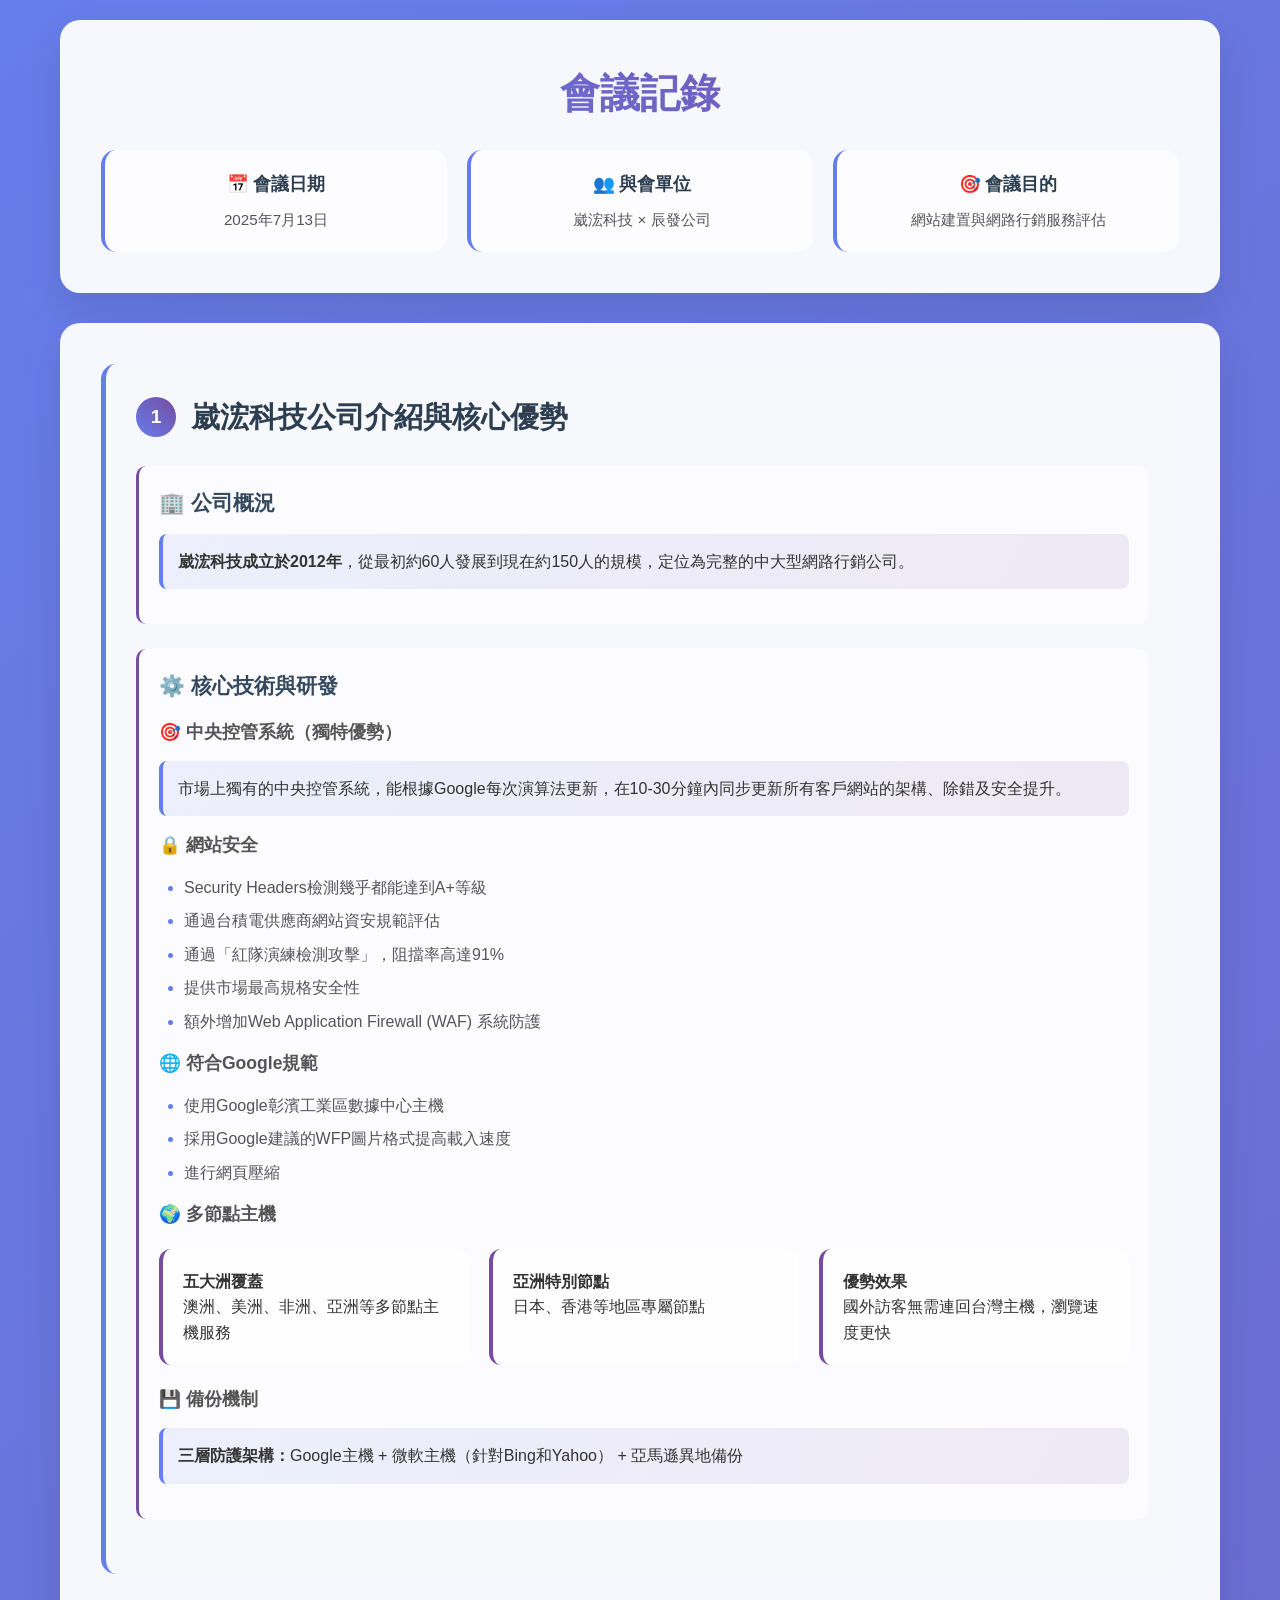
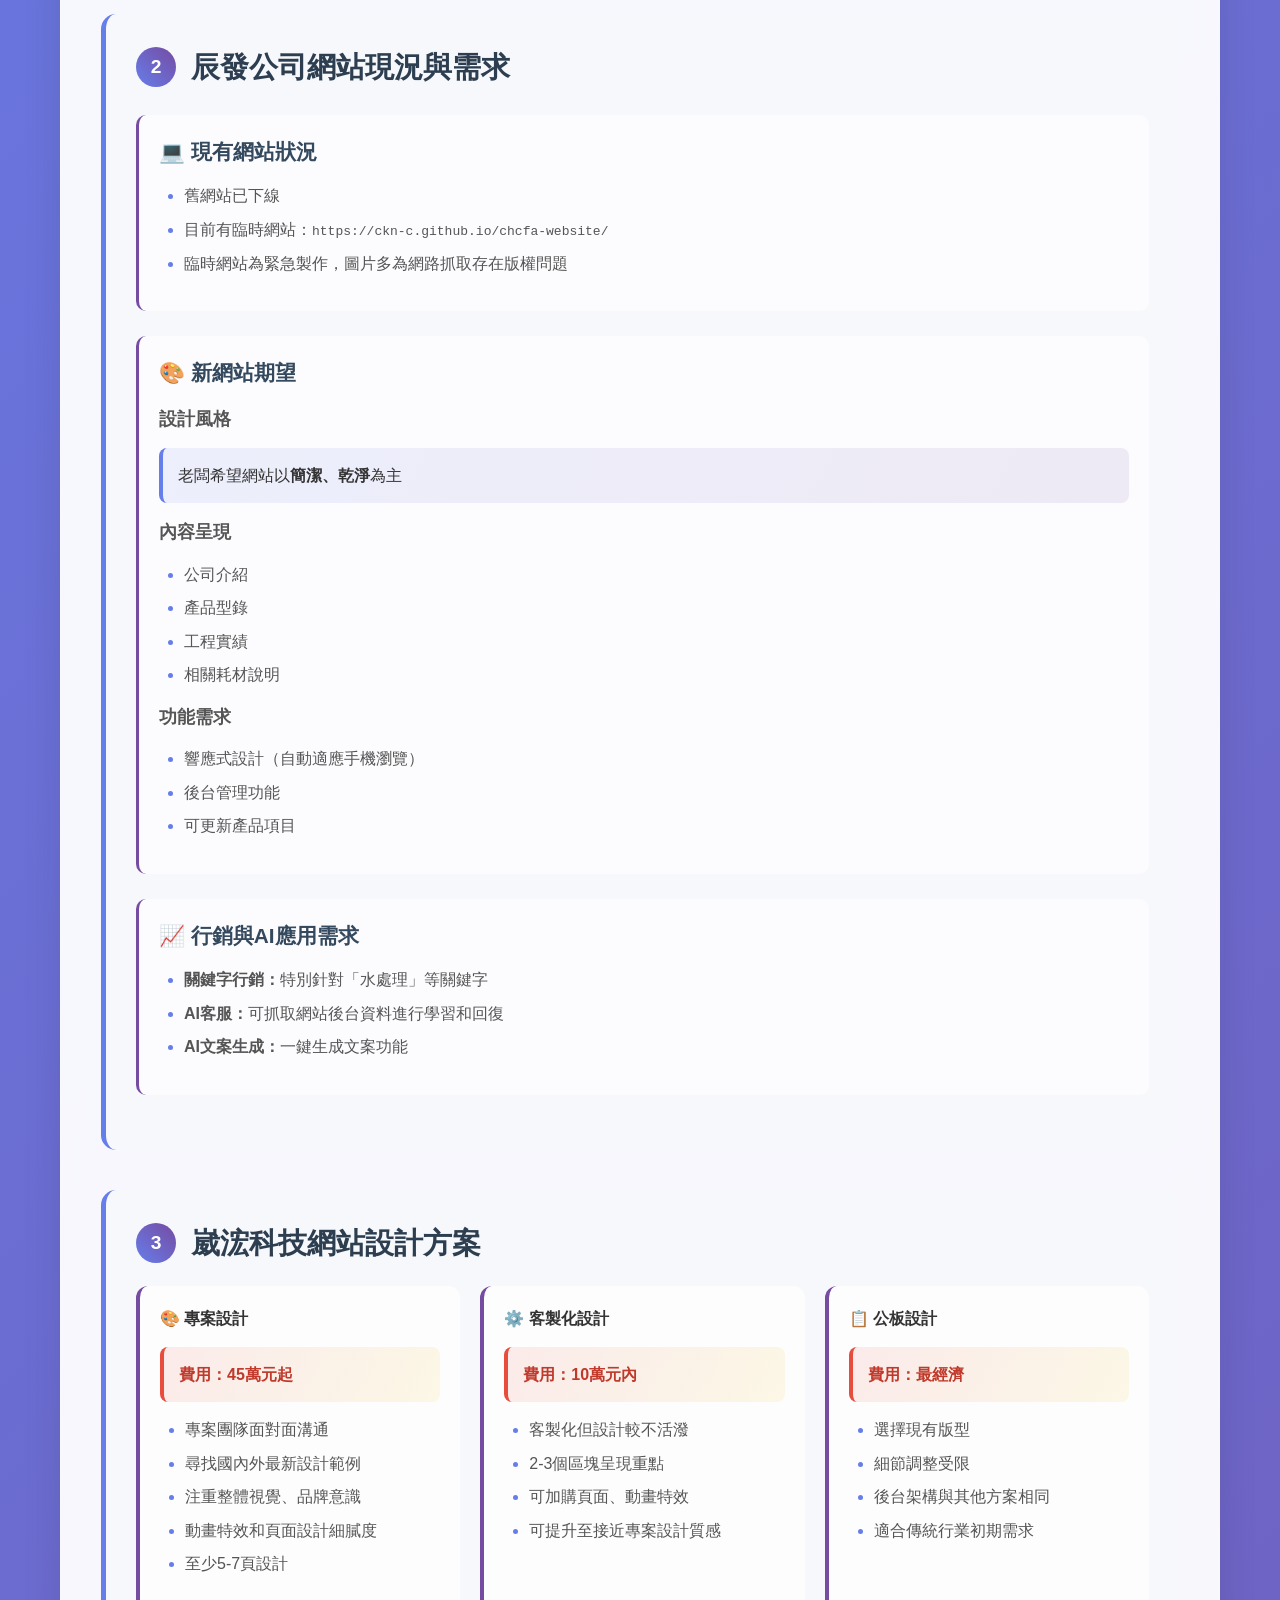
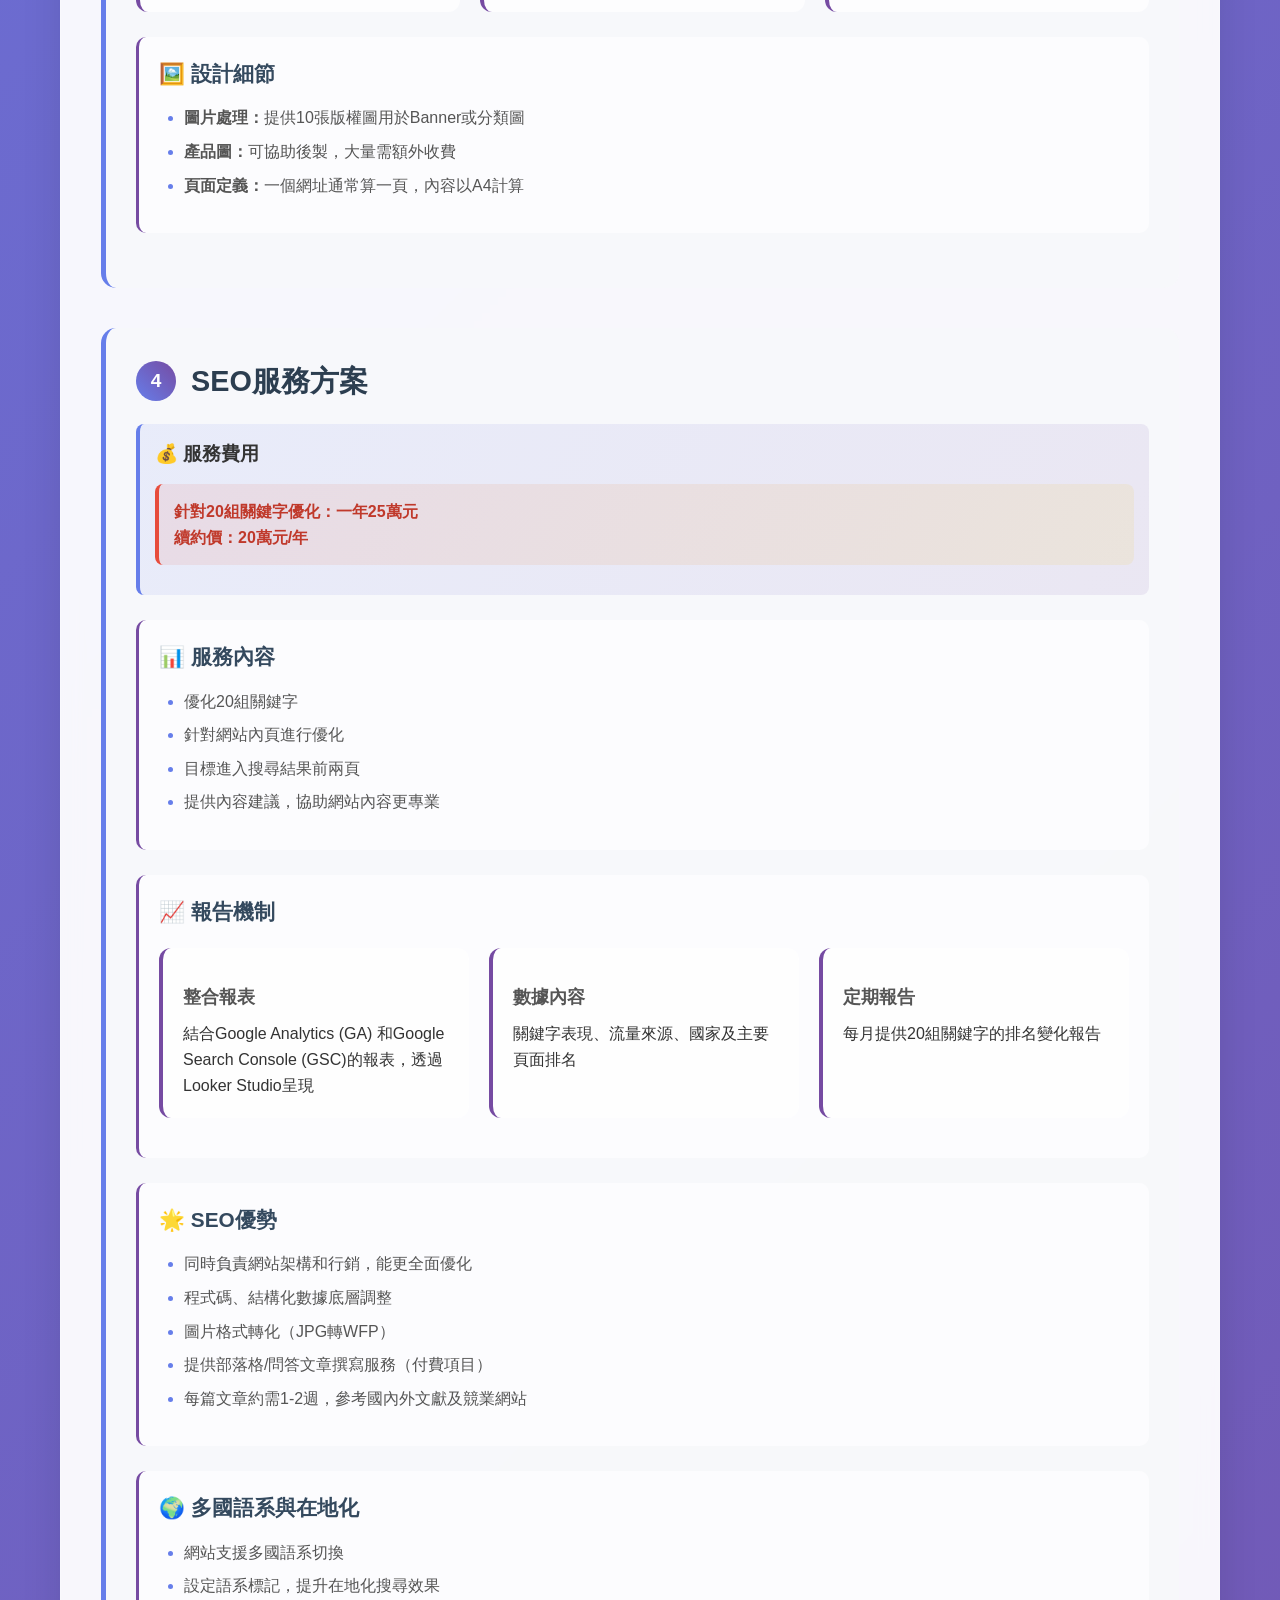
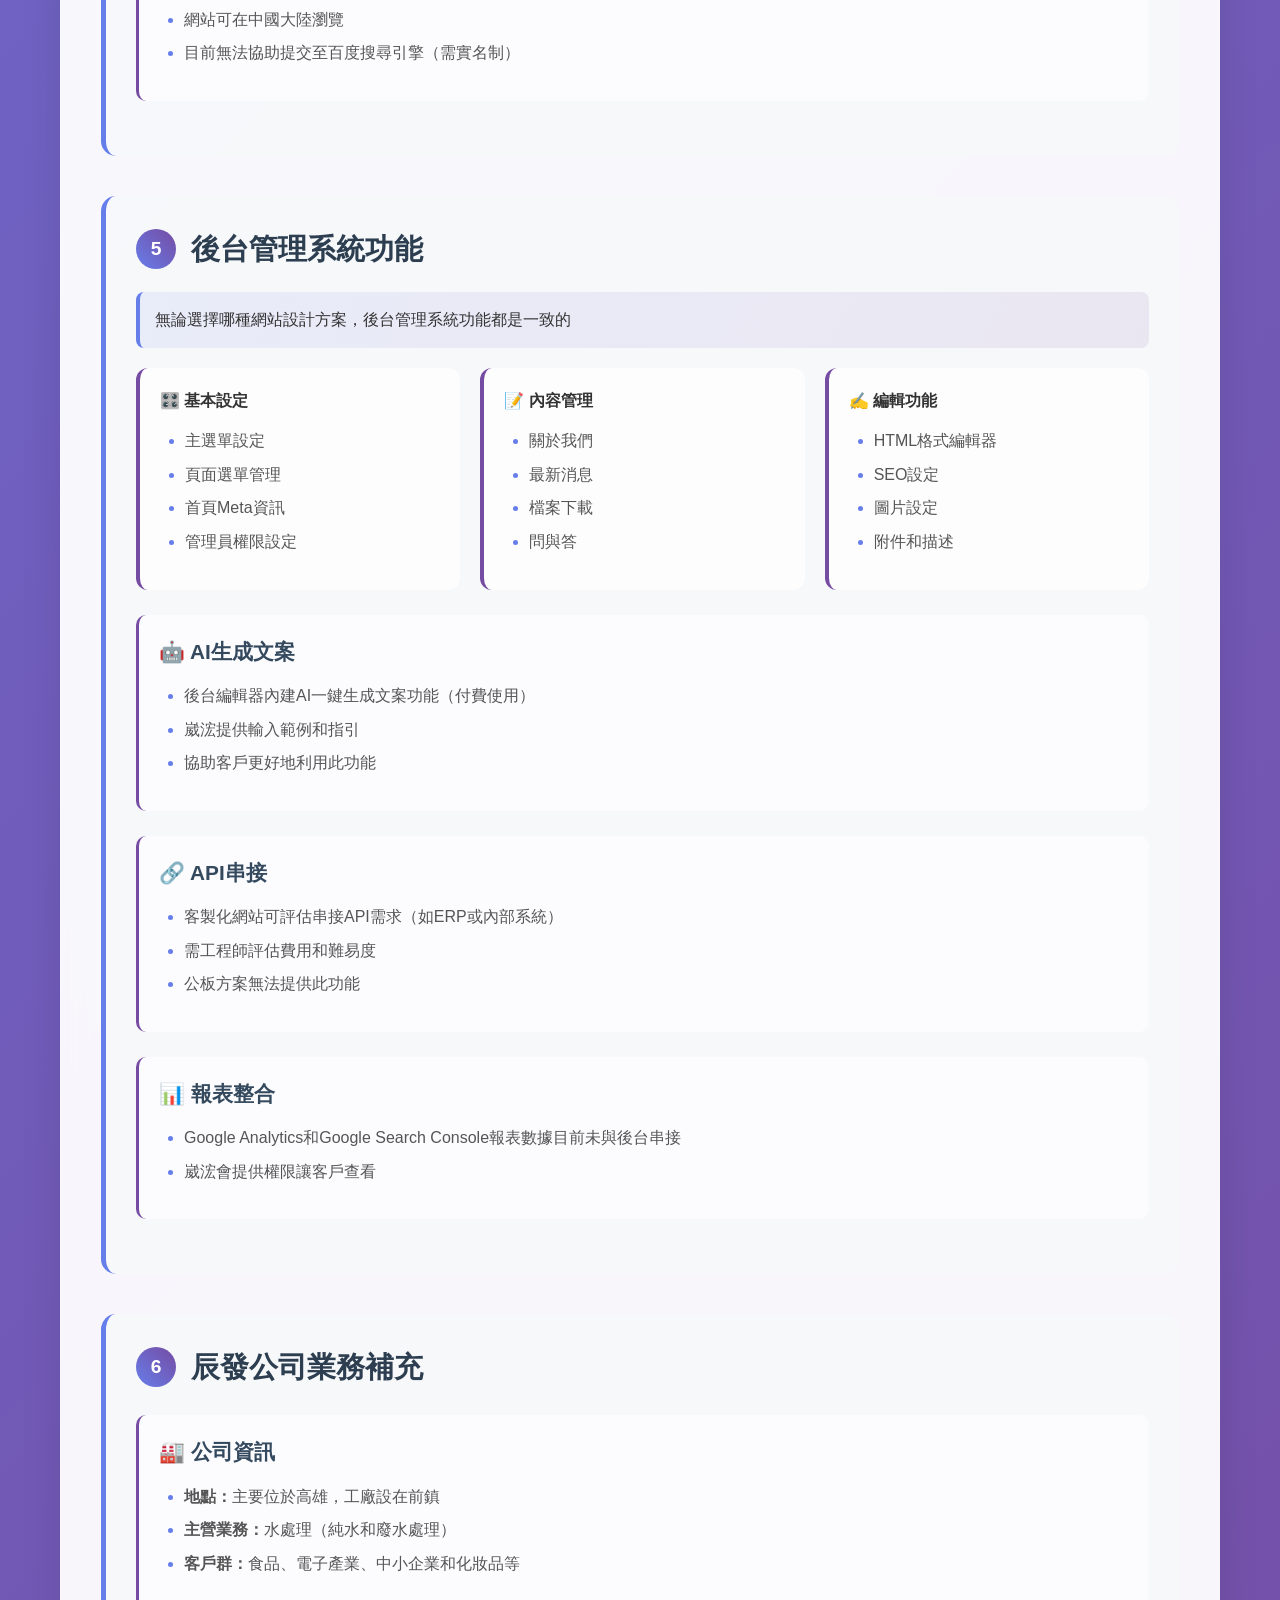
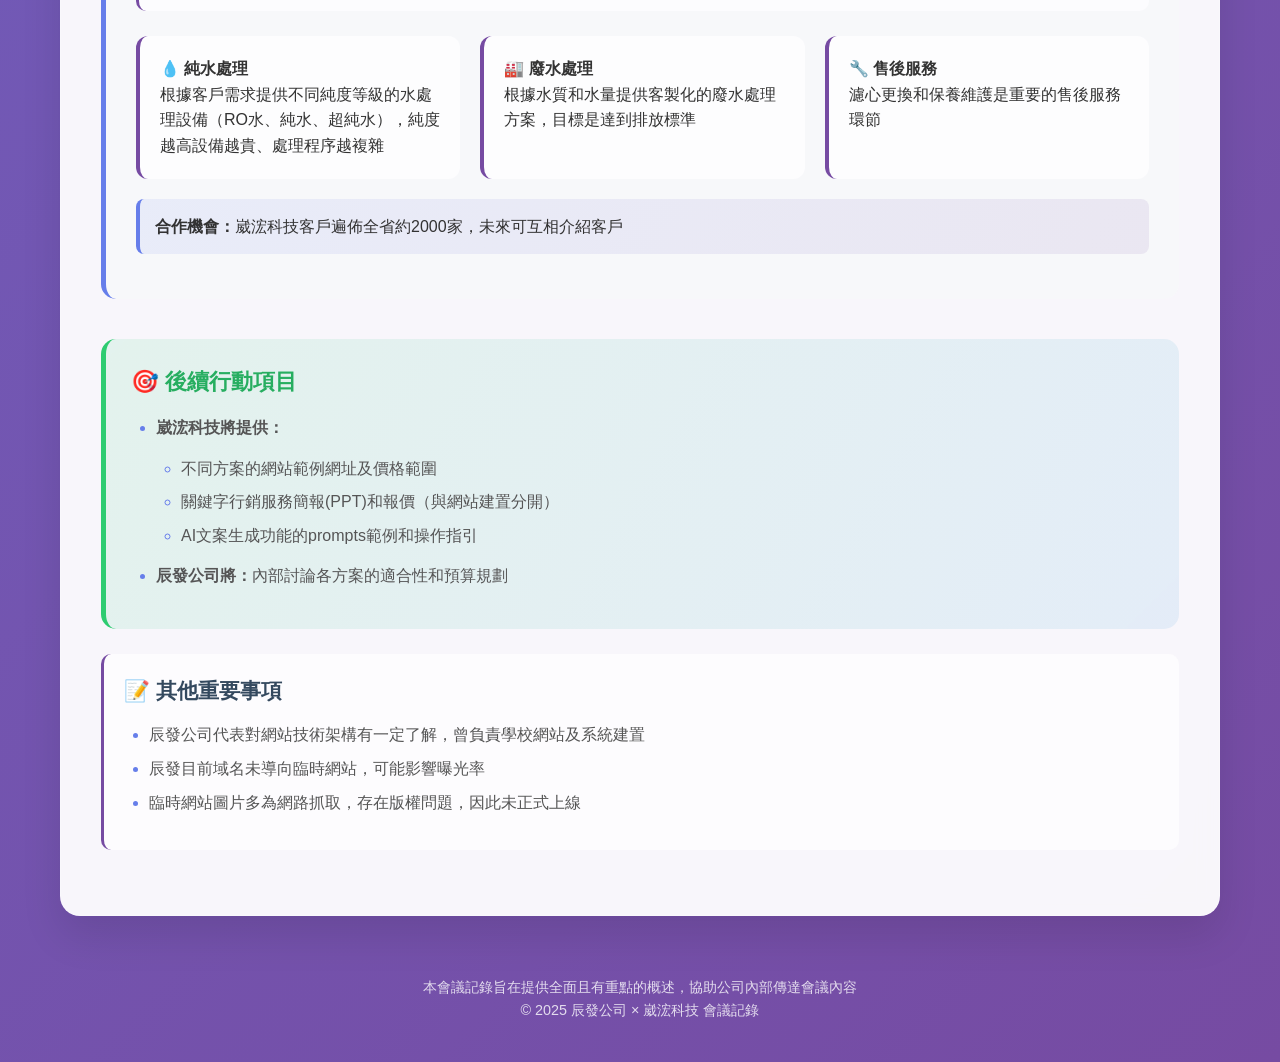
<file: 20250723辰發網頁-崴浤科技.html>
<!DOCTYPE html>
<html lang="zh-TW">
<head>
    <meta charset="UTF-8">
    <meta name="viewport" content="width=device-width, initial-scale=1.0">
    <title>辰發公司與崴浤科技會議記錄 - 2025年7月23日</title>
    <style>
        * {
            margin: 0;
            padding: 0;
            box-sizing: border-box;
        }

        body {
            font-family: 'Microsoft JhengHei', 'Segoe UI', Tahoma, Geneva, Verdana, sans-serif;
            line-height: 1.6;
            color: #333;
            background: linear-gradient(135deg, #667eea 0%, #764ba2 100%);
            min-height: 100vh;
        }

        .container {
            max-width: 1200px;
            margin: 0 auto;
            padding: 20px;
        }

        .header {
            background: rgba(255, 255, 255, 0.95);
            backdrop-filter: blur(10px);
            border-radius: 20px;
            padding: 40px;
            margin-bottom: 30px;
            box-shadow: 0 20px 40px rgba(0, 0, 0, 0.1);
            text-align: center;
            border: 1px solid rgba(255, 255, 255, 0.2);
        }

        .header h1 {
            color: #2c3e50;
            font-size: 2.5rem;
            margin-bottom: 15px;
            background: linear-gradient(45deg, #667eea, #764ba2);
            -webkit-background-clip: text;
            -webkit-text-fill-color: transparent;
            background-clip: text;
        }

        .meeting-info {
            display: grid;
            grid-template-columns: repeat(auto-fit, minmax(250px, 1fr));
            gap: 20px;
            margin-top: 25px;
        }

        .info-card {
            background: rgba(255, 255, 255, 0.8);
            padding: 20px;
            border-radius: 15px;
            border-left: 4px solid #667eea;
        }

        .info-card h3 {
            color: #2c3e50;
            margin-bottom: 10px;
            font-size: 1.1rem;
        }

        .info-card p {
            color: #555;
            font-size: 0.95rem;
        }

        .main-content {
            background: rgba(255, 255, 255, 0.95);
            backdrop-filter: blur(10px);
            border-radius: 20px;
            padding: 40px;
            box-shadow: 0 20px 40px rgba(0, 0, 0, 0.1);
            border: 1px solid rgba(255, 255, 255, 0.2);
        }

        .section {
            margin-bottom: 40px;
            padding: 30px;
            background: rgba(248, 249, 250, 0.8);
            border-radius: 15px;
            border-left: 5px solid #667eea;
            transition: transform 0.3s ease, box-shadow 0.3s ease;
        }

        .section:hover {
            transform: translateY(-5px);
            box-shadow: 0 15px 30px rgba(102, 126, 234, 0.1);
        }

        .section h2 {
            color: #2c3e50;
            font-size: 1.8rem;
            margin-bottom: 20px;
            display: flex;
            align-items: center;
            gap: 15px;
        }

        .section-icon {
            width: 40px;
            height: 40px;
            background: linear-gradient(45deg, #667eea, #764ba2);
            border-radius: 50%;
            display: flex;
            align-items: center;
            justify-content: center;
            color: white;
            font-weight: bold;
            font-size: 1.2rem;
        }

        .subsection {
            margin: 25px 0;
            padding: 20px;
            background: rgba(255, 255, 255, 0.7);
            border-radius: 10px;
            border-left: 3px solid #764ba2;
        }

        .subsection h3 {
            color: #34495e;
            font-size: 1.3rem;
            margin-bottom: 15px;
            display: flex;
            align-items: center;
            gap: 10px;
        }

        .subsection h4 {
            color: #555;
            font-size: 1.1rem;
            margin: 15px 0 10px 0;
            font-weight: 600;
        }

        ul {
            margin: 15px 0;
            padding-left: 25px;
        }

        li {
            margin: 8px 0;
            color: #555;
            position: relative;
        }

        li::marker {
            color: #667eea;
        }

        .highlight {
            background: linear-gradient(120deg, rgba(102, 126, 234, 0.1) 0%, rgba(118, 75, 162, 0.1) 100%);
            padding: 15px;
            border-radius: 8px;
            margin: 15px 0;
            border-left: 4px solid #667eea;
        }

        .price-highlight {
            background: linear-gradient(120deg, rgba(231, 76, 60, 0.1) 0%, rgba(241, 196, 15, 0.1) 100%);
            padding: 15px;
            border-radius: 8px;
            margin: 15px 0;
            border-left: 4px solid #e74c3c;
            font-weight: 600;
            color: #c0392b;
        }

        .action-items {
            background: linear-gradient(120deg, rgba(46, 204, 113, 0.1) 0%, rgba(52, 152, 219, 0.1) 100%);
            padding: 25px;
            border-radius: 15px;
            margin-top: 30px;
            border-left: 5px solid #2ecc71;
        }

        .action-items h3 {
            color: #27ae60;
            margin-bottom: 15px;
            font-size: 1.4rem;
        }

        .footer {
            text-align: center;
            margin-top: 40px;
            padding: 20px;
            color: rgba(255, 255, 255, 0.8);
            font-size: 0.9rem;
        }

        .grid {
            display: grid;
            grid-template-columns: repeat(auto-fit, minmax(300px, 1fr));
            gap: 20px;
            margin: 20px 0;
        }

        .feature-card {
            background: rgba(255, 255, 255, 0.8);
            padding: 20px;
            border-radius: 12px;
            border-left: 4px solid #764ba2;
            transition: transform 0.3s ease;
        }

        .feature-card:hover {
            transform: translateY(-3px);
        }

        @media (max-width: 768px) {
            .container {
                padding: 15px;
            }
            
            .header h1 {
                font-size: 2rem;
            }
            
            .section {
                padding: 20px;
            }
            
            .meeting-info {
                grid-template-columns: 1fr;
            }
        }

        .scroll-to-top {
            position: fixed;
            bottom: 30px;
            right: 30px;
            background: linear-gradient(45deg, #667eea, #764ba2);
            color: white;
            border: none;
            border-radius: 50%;
            width: 50px;
            height: 50px;
            cursor: pointer;
            box-shadow: 0 5px 15px rgba(0, 0, 0, 0.2);
            transition: all 0.3s ease;
            opacity: 0;
            visibility: hidden;
        }

        .scroll-to-top.show {
            opacity: 1;
            visibility: visible;
        }

        .scroll-to-top:hover {
            transform: translateY(-3px);
            box-shadow: 0 8px 20px rgba(0, 0, 0, 0.3);
        }
    </style>
</head>
<body>
    <div class="container">
        <div class="header">
            <h1>會議記錄</h1>
            <div class="meeting-info">
                <div class="info-card">
                    <h3>📅 會議日期</h3>
                    <p>2025年7月13日</p>
                </div>
                <div class="info-card">
                    <h3>👥 與會單位</h3>
                    <p>崴浤科技 × 辰發公司</p>
                </div>
                <div class="info-card">
                    <h3>🎯 會議目的</h3>
                    <p>網站建置與網路行銷服務評估</p>
                </div>
            </div>
        </div>

        <div class="main-content">
            <div class="section">
                <h2><div class="section-icon">1</div>崴浤科技公司介紹與核心優勢</h2>
                
                <div class="subsection">
                    <h3>🏢 公司概況</h3>
                    <div class="highlight">
                        <strong>崴浤科技成立於2012年</strong>，從最初約60人發展到現在約150人的規模，定位為完整的中大型網路行銷公司。
                    </div>
                </div>

                <div class="subsection">
                    <h3>⚙️ 核心技術與研發</h3>
                    
                    <h4>🎯 中央控管系統（獨特優勢）</h4>
                    <div class="highlight">
                        市場上獨有的中央控管系統，能根據Google每次演算法更新，在10-30分鐘內同步更新所有客戶網站的架構、除錯及安全提升。
                    </div>

                    <h4>🔒 網站安全</h4>
                    <ul>
                        <li>Security Headers檢測幾乎都能達到A+等級</li>
                        <li>通過台積電供應商網站資安規範評估</li>
                        <li>通過「紅隊演練檢測攻擊」，阻擋率高達91%</li>
                        <li>提供市場最高規格安全性</li>
                        <li>額外增加Web Application Firewall (WAF) 系統防護</li>
                    </ul>

                    <h4>🌐 符合Google規範</h4>
                    <ul>
                        <li>使用Google彰濱工業區數據中心主機</li>
                        <li>採用Google建議的WFP圖片格式提高載入速度</li>
                        <li>進行網頁壓縮</li>
                    </ul>

                    <h4>🌍 多節點主機</h4>
                    <div class="grid">
                        <div class="feature-card">
                            <strong>五大洲覆蓋</strong>
                            <p>澳洲、美洲、非洲、亞洲等多節點主機服務</p>
                        </div>
                        <div class="feature-card">
                            <strong>亞洲特別節點</strong>
                            <p>日本、香港等地區專屬節點</p>
                        </div>
                        <div class="feature-card">
                            <strong>優勢效果</strong>
                            <p>國外訪客無需連回台灣主機，瀏覽速度更快</p>
                        </div>
                    </div>

                    <h4>💾 備份機制</h4>
                    <div class="highlight">
                        <strong>三層防護架構：</strong>Google主機 + 微軟主機（針對Bing和Yahoo） + 亞馬遜異地備份
                    </div>
                </div>
            </div>

            <div class="section">
                <h2><div class="section-icon">2</div>辰發公司網站現況與需求</h2>
                
                <div class="subsection">
                    <h3>💻 現有網站狀況</h3>
                    <ul>
                        <li>舊網站已下線</li>
                        <li>目前有臨時網站：<code>https://ckn-c.github.io/chcfa-website/</code></li>
                        <li>臨時網站為緊急製作，圖片多為網路抓取存在版權問題</li>
                    </ul>
                </div>

                <div class="subsection">
                    <h3>🎨 新網站期望</h3>
                    
                    <h4>設計風格</h4>
                    <div class="highlight">
                        老闆希望網站以<strong>簡潔、乾淨</strong>為主
                    </div>

                    <h4>內容呈現</h4>
                    <ul>
                        <li>公司介紹</li>
                        <li>產品型錄</li>
                        <li>工程實績</li>
                        <li>相關耗材說明</li>
                    </ul>

                    <h4>功能需求</h4>
                    <ul>
                        <li>響應式設計（自動適應手機瀏覽）</li>
                        <li>後台管理功能</li>
                        <li>可更新產品項目</li>
                    </ul>
                </div>

                <div class="subsection">
                    <h3>📈 行銷與AI應用需求</h3>
                    <ul>
                        <li><strong>關鍵字行銷：</strong>特別針對「水處理」等關鍵字</li>
                        <li><strong>AI客服：</strong>可抓取網站後台資料進行學習和回復</li>
                        <li><strong>AI文案生成：</strong>一鍵生成文案功能</li>
                    </ul>
                </div>
            </div>

            <div class="section">
                <h2><div class="section-icon">3</div>崴浤科技網站設計方案</h2>

                <div class="grid">
                    <div class="feature-card">
                        <h4>🎨 專案設計</h4>
                        <div class="price-highlight">費用：45萬元起</div>
                        <ul>
                            <li>專案團隊面對面溝通</li>
                            <li>尋找國內外最新設計範例</li>
                            <li>注重整體視覺、品牌意識</li>
                            <li>動畫特效和頁面設計細膩度</li>
                            <li>至少5-7頁設計</li>
                        </ul>
                    </div>
                    
                    <div class="feature-card">
                        <h4>⚙️ 客製化設計</h4>
                        <div class="price-highlight">費用：10萬元內</div>
                        <ul>
                            <li>客製化但設計較不活潑</li>
                            <li>2-3個區塊呈現重點</li>
                            <li>可加購頁面、動畫特效</li>
                            <li>可提升至接近專案設計質感</li>
                        </ul>
                    </div>
                    
                    <div class="feature-card">
                        <h4>📋 公板設計</h4>
                        <div class="price-highlight">費用：最經濟</div>
                        <ul>
                            <li>選擇現有版型</li>
                            <li>細節調整受限</li>
                            <li>後台架構與其他方案相同</li>
                            <li>適合傳統行業初期需求</li>
                        </ul>
                    </div>
                </div>

                <div class="subsection">
                    <h3>🖼️ 設計細節</h3>
                    <ul>
                        <li><strong>圖片處理：</strong>提供10張版權圖用於Banner或分類圖</li>
                        <li><strong>產品圖：</strong>可協助後製，大量需額外收費</li>
                        <li><strong>頁面定義：</strong>一個網址通常算一頁，內容以A4計算</li>
                    </ul>
                </div>
            </div>

            <div class="section">
                <h2><div class="section-icon">4</div>SEO服務方案</h2>
                
                <div class="highlight">
                    <h3>💰 服務費用</h3>
                    <div class="price-highlight">
                        針對20組關鍵字優化：<strong>一年25萬元</strong><br>
                        續約價：<strong>20萬元/年</strong>
                    </div>
                </div>

                <div class="subsection">
                    <h3>📊 服務內容</h3>
                    <ul>
                        <li>優化20組關鍵字</li>
                        <li>針對網站內頁進行優化</li>
                        <li>目標進入搜尋結果前兩頁</li>
                        <li>提供內容建議，協助網站內容更專業</li>
                    </ul>
                </div>

                <div class="subsection">
                    <h3>📈 報告機制</h3>
                    <div class="grid">
                        <div class="feature-card">
                            <h4>整合報表</h4>
                            <p>結合Google Analytics (GA) 和Google Search Console (GSC)的報表，透過Looker Studio呈現</p>
                        </div>
                        <div class="feature-card">
                            <h4>數據內容</h4>
                            <p>關鍵字表現、流量來源、國家及主要頁面排名</p>
                        </div>
                        <div class="feature-card">
                            <h4>定期報告</h4>
                            <p>每月提供20組關鍵字的排名變化報告</p>
                        </div>
                    </div>
                </div>

                <div class="subsection">
                    <h3>🌟 SEO優勢</h3>
                    <ul>
                        <li>同時負責網站架構和行銷，能更全面優化</li>
                        <li>程式碼、結構化數據底層調整</li>
                        <li>圖片格式轉化（JPG轉WFP）</li>
                        <li>提供部落格/問答文章撰寫服務（付費項目）</li>
                        <li>每篇文章約需1-2週，參考國內外文獻及競業網站</li>
                    </ul>
                </div>

                <div class="subsection">
                    <h3>🌍 多國語系與在地化</h3>
                    <ul>
                        <li>網站支援多國語系切換</li>
                        <li>設定語系標記，提升在地化搜尋效果</li>
                        <li>網站可在中國大陸瀏覽</li>
                        <li>目前無法協助提交至百度搜尋引擎（需實名制）</li>
                    </ul>
                </div>
            </div>

            <div class="section">
                <h2><div class="section-icon">5</div>後台管理系統功能</h2>
                
                <div class="highlight">
                    無論選擇哪種網站設計方案，後台管理系統功能都是一致的
                </div>

                <div class="grid">
                    <div class="feature-card">
                        <h4>🎛️ 基本設定</h4>
                        <ul>
                            <li>主選單設定</li>
                            <li>頁面選單管理</li>
                            <li>首頁Meta資訊</li>
                            <li>管理員權限設定</li>
                        </ul>
                    </div>
                    
                    <div class="feature-card">
                        <h4>📝 內容管理</h4>
                        <ul>
                            <li>關於我們</li>
                            <li>最新消息</li>
                            <li>檔案下載</li>
                            <li>問與答</li>
                        </ul>
                    </div>
                    
                    <div class="feature-card">
                        <h4>✍️ 編輯功能</h4>
                        <ul>
                            <li>HTML格式編輯器</li>
                            <li>SEO設定</li>
                            <li>圖片設定</li>
                            <li>附件和描述</li>
                        </ul>
                    </div>
                </div>

                <div class="subsection">
                    <h3>🤖 AI生成文案</h3>
                    <ul>
                        <li>後台編輯器內建AI一鍵生成文案功能（付費使用）</li>
                        <li>崴浤提供輸入範例和指引</li>
                        <li>協助客戶更好地利用此功能</li>
                    </ul>
                </div>

                <div class="subsection">
                    <h3>🔗 API串接</h3>
                    <ul>
                        <li>客製化網站可評估串接API需求（如ERP或內部系統）</li>
                        <li>需工程師評估費用和難易度</li>
                        <li>公板方案無法提供此功能</li>
                    </ul>
                </div>

                <div class="subsection">
                    <h3>📊 報表整合</h3>
                    <ul>
                        <li>Google Analytics和Google Search Console報表數據目前未與後台串接</li>
                        <li>崴浤會提供權限讓客戶查看</li>
                    </ul>
                </div>
            </div>

            <div class="section">
                <h2><div class="section-icon">6</div>辰發公司業務補充</h2>
                
                <div class="subsection">
                    <h3>🏭 公司資訊</h3>
                    <ul>
                        <li><strong>地點：</strong>主要位於高雄，工廠設在前鎮</li>
                        <li><strong>主營業務：</strong>水處理（純水和廢水處理）</li>
                        <li><strong>客戶群：</strong>食品、電子產業、中小企業和化妝品等</li>
                    </ul>
                </div>

                <div class="grid">
                    <div class="feature-card">
                        <h4>💧 純水處理</h4>
                        <p>根據客戶需求提供不同純度等級的水處理設備（RO水、純水、超純水），純度越高設備越貴、處理程序越複雜</p>
                    </div>
                    
                    <div class="feature-card">
                        <h4>🏭 廢水處理</h4>
                        <p>根據水質和水量提供客製化的廢水處理方案，目標是達到排放標準</p>
                    </div>
                    
                    <div class="feature-card">
                        <h4>🔧 售後服務</h4>
                        <p>濾心更換和保養維護是重要的售後服務環節</p>
                    </div>
                </div>

                <div class="highlight">
                    <strong>合作機會：</strong>崴浤科技客戶遍佈全省約2000家，未來可互相介紹客戶
                </div>
            </div>

            <div class="action-items">
                <h3>🎯 後續行動項目</h3>
                <ul>
                    <li><strong>崴浤科技將提供：</strong>
                        <ul>
                            <li>不同方案的網站範例網址及價格範圍</li>
                            <li>關鍵字行銷服務簡報(PPT)和報價（與網站建置分開）</li>
                            <li>AI文案生成功能的prompts範例和操作指引</li>
                        </ul>
                    </li>
                    <li><strong>辰發公司將：</strong>內部討論各方案的適合性和預算規劃</li>
                </ul>
            </div>

            <div class="subsection">
                <h3>📝 其他重要事項</h3>
                <ul>
                    <li>辰發公司代表對網站技術架構有一定了解，曾負責學校網站及系統建置</li>
                    <li>辰發目前域名未導向臨時網站，可能影響曝光率</li>
                    <li>臨時網站圖片多為網路抓取，存在版權問題，因此未正式上線</li>
                </ul>
            </div>
        </div>

        <div class="footer">
            <p>本會議記錄旨在提供全面且有重點的概述，協助公司內部傳達會議內容</p>
            <p>© 2025 辰發公司 × 崴浤科技 會議記錄</p>
        </div>
    </div>

    <button class="scroll-to-top" onclick="scrollToTop()">↑</button>

    <script>
        // 顯示/隱藏回到頂部按鈕
        window.addEventListener('scroll', function() {
            const scrollButton = document.querySelector('.scroll-to-top');
            if (window.pageYOffset > 300) {
                scrollButton.classList.add('show');
            } else {
                scrollButton.classList.remove('show');
            }
        });

        // 平滑滾動到頂部
        function scrollToTop() {
            window.scrollTo({
                top: 0,
                behavior: 'smooth'
            });
        }

        // 為所有section添加淡入動畫
        const observerOptions = {
            threshold: 0.1,
            rootMargin: '0px 0px -50px 0px'
        };

        const observer = new IntersectionObserver(function(entries) {
            entries.forEach(entry => {
                if (entry.isIntersecting) {
                    entry.target.style.opacity = '1';
                    entry.target.style.transform = 'translateY(0)';
                }
            });
        }, observerOptions);

        // 初始化動畫效果
        document.addEventListener('DOMContentLoaded', function() {
            const sections = document.querySelectorAll('.section');
            sections.forEach(section => {
                section.style.opacity = '0';
                section.style.transform = 'translateY(30px)';
                section.style.transition = 'opacity 0.6s ease, transform 0.6s ease';
                observer.observe(section);
            });
        });
    </script>
</body>
</html>
</file>
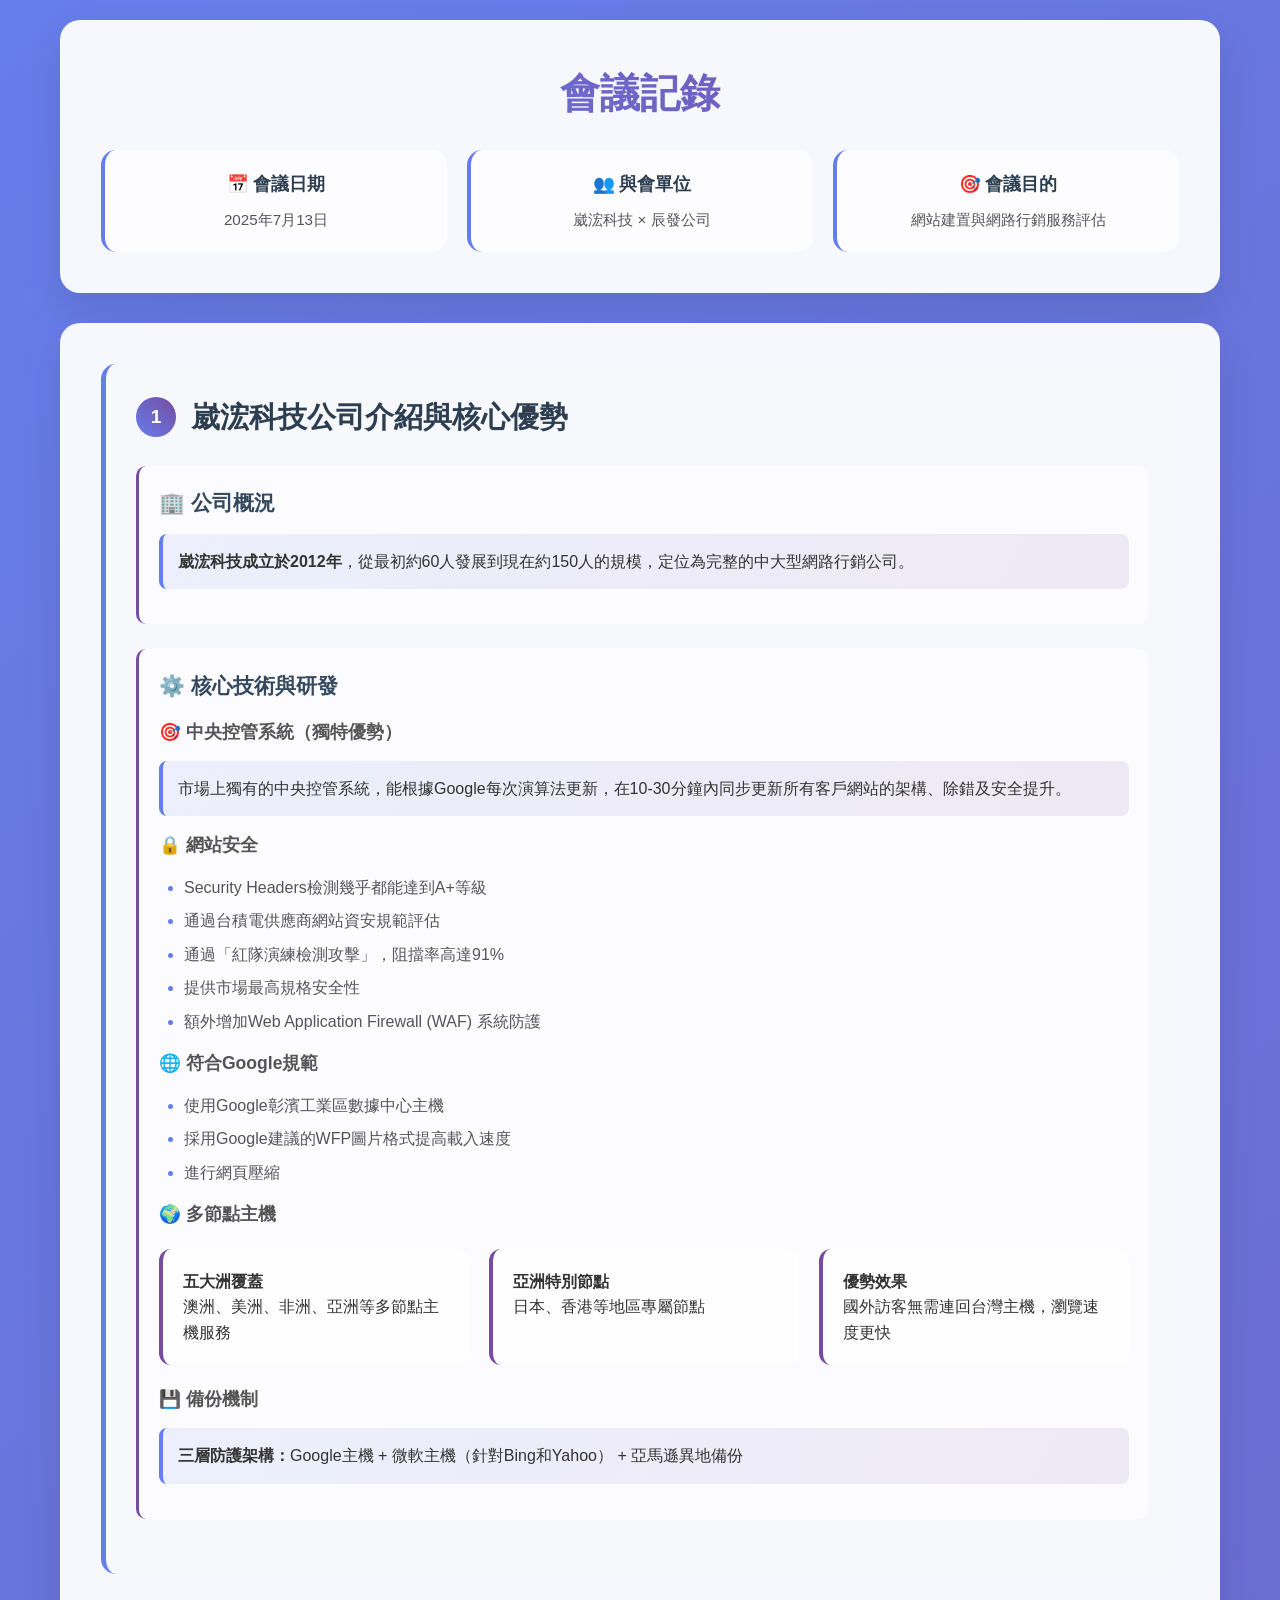
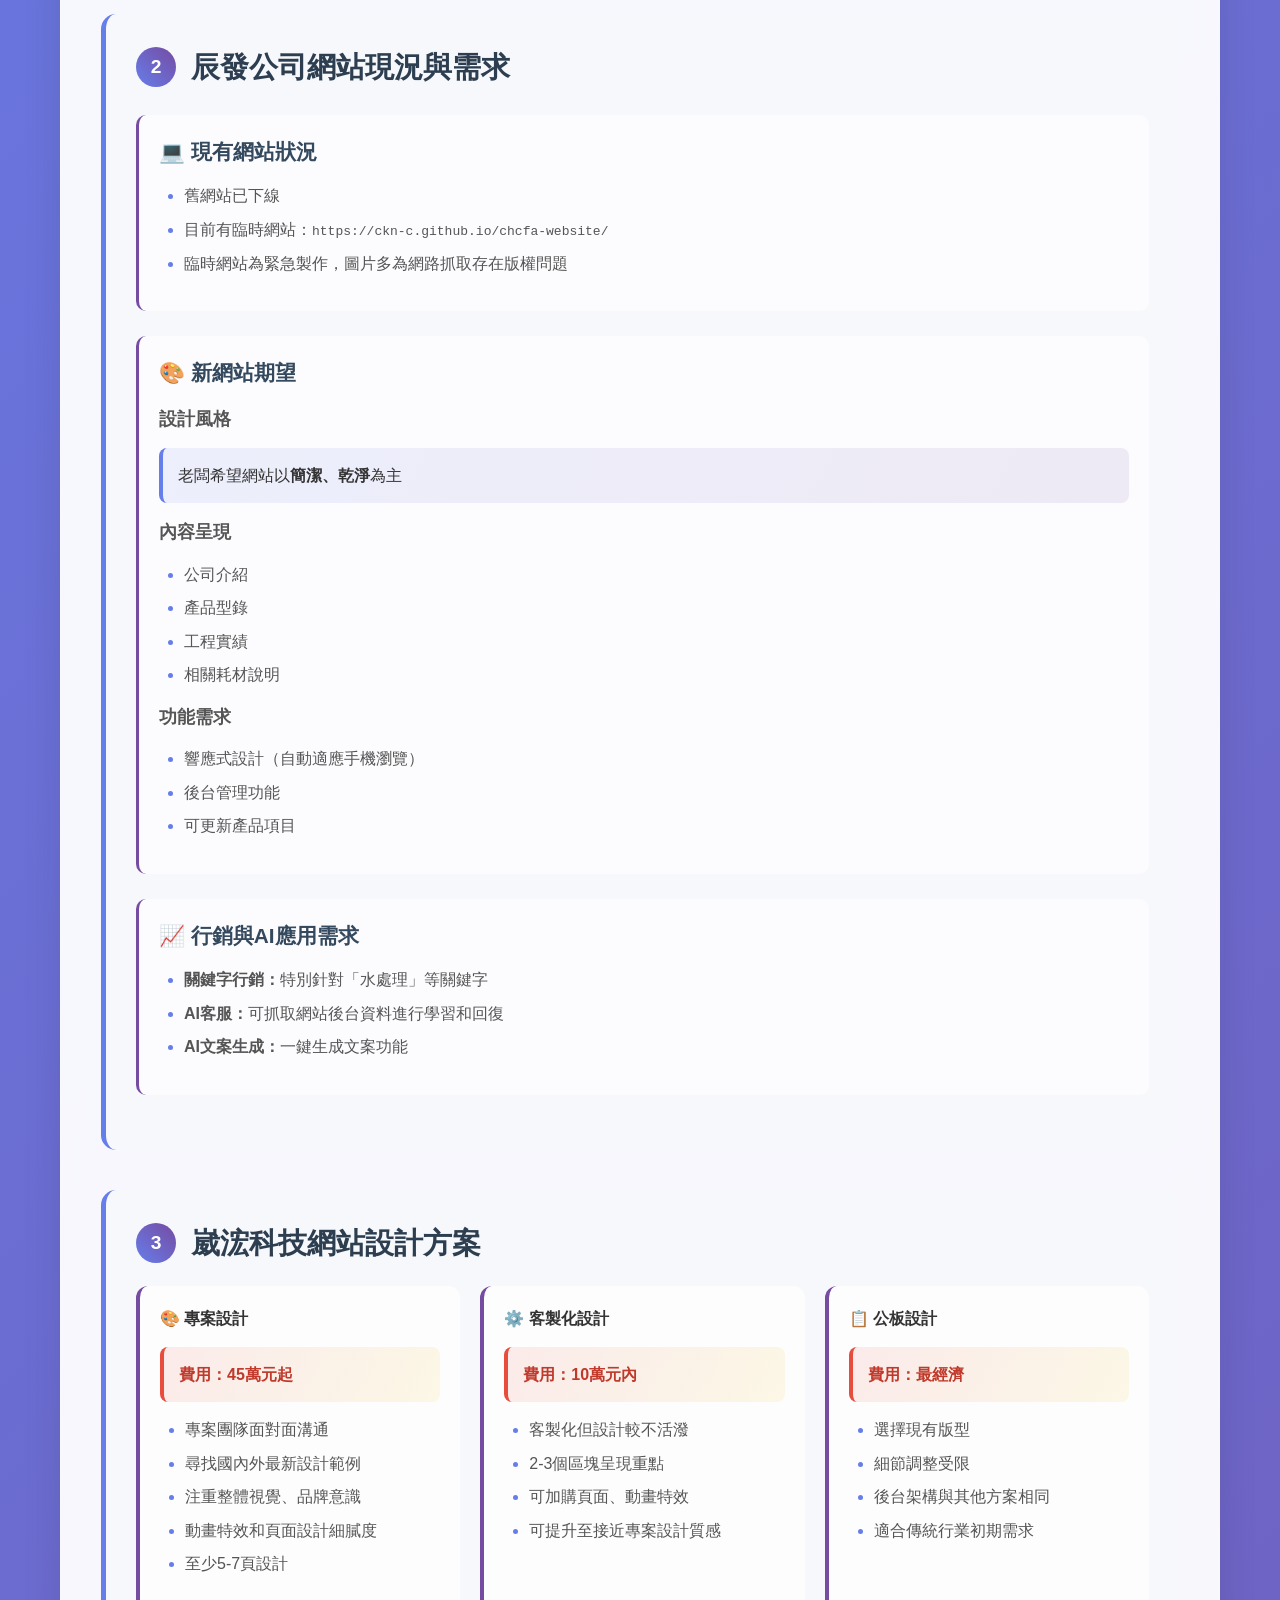
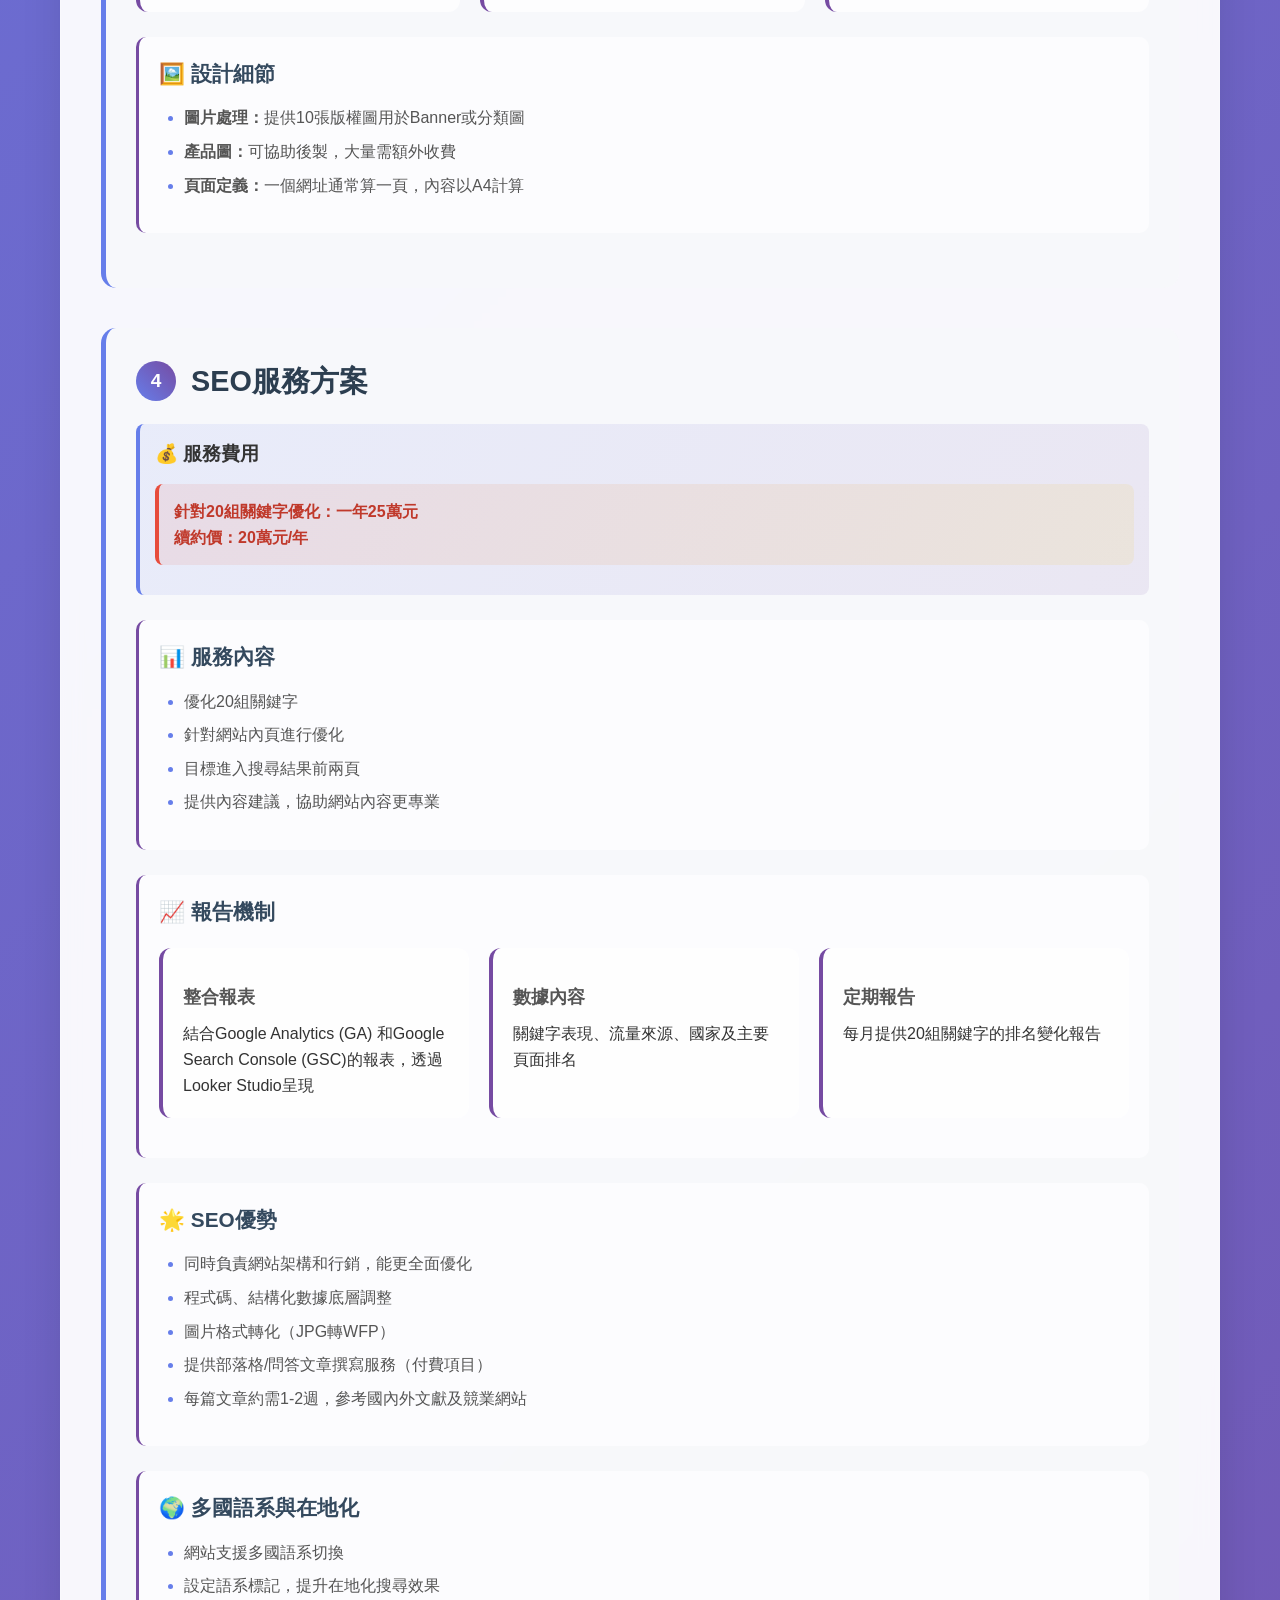
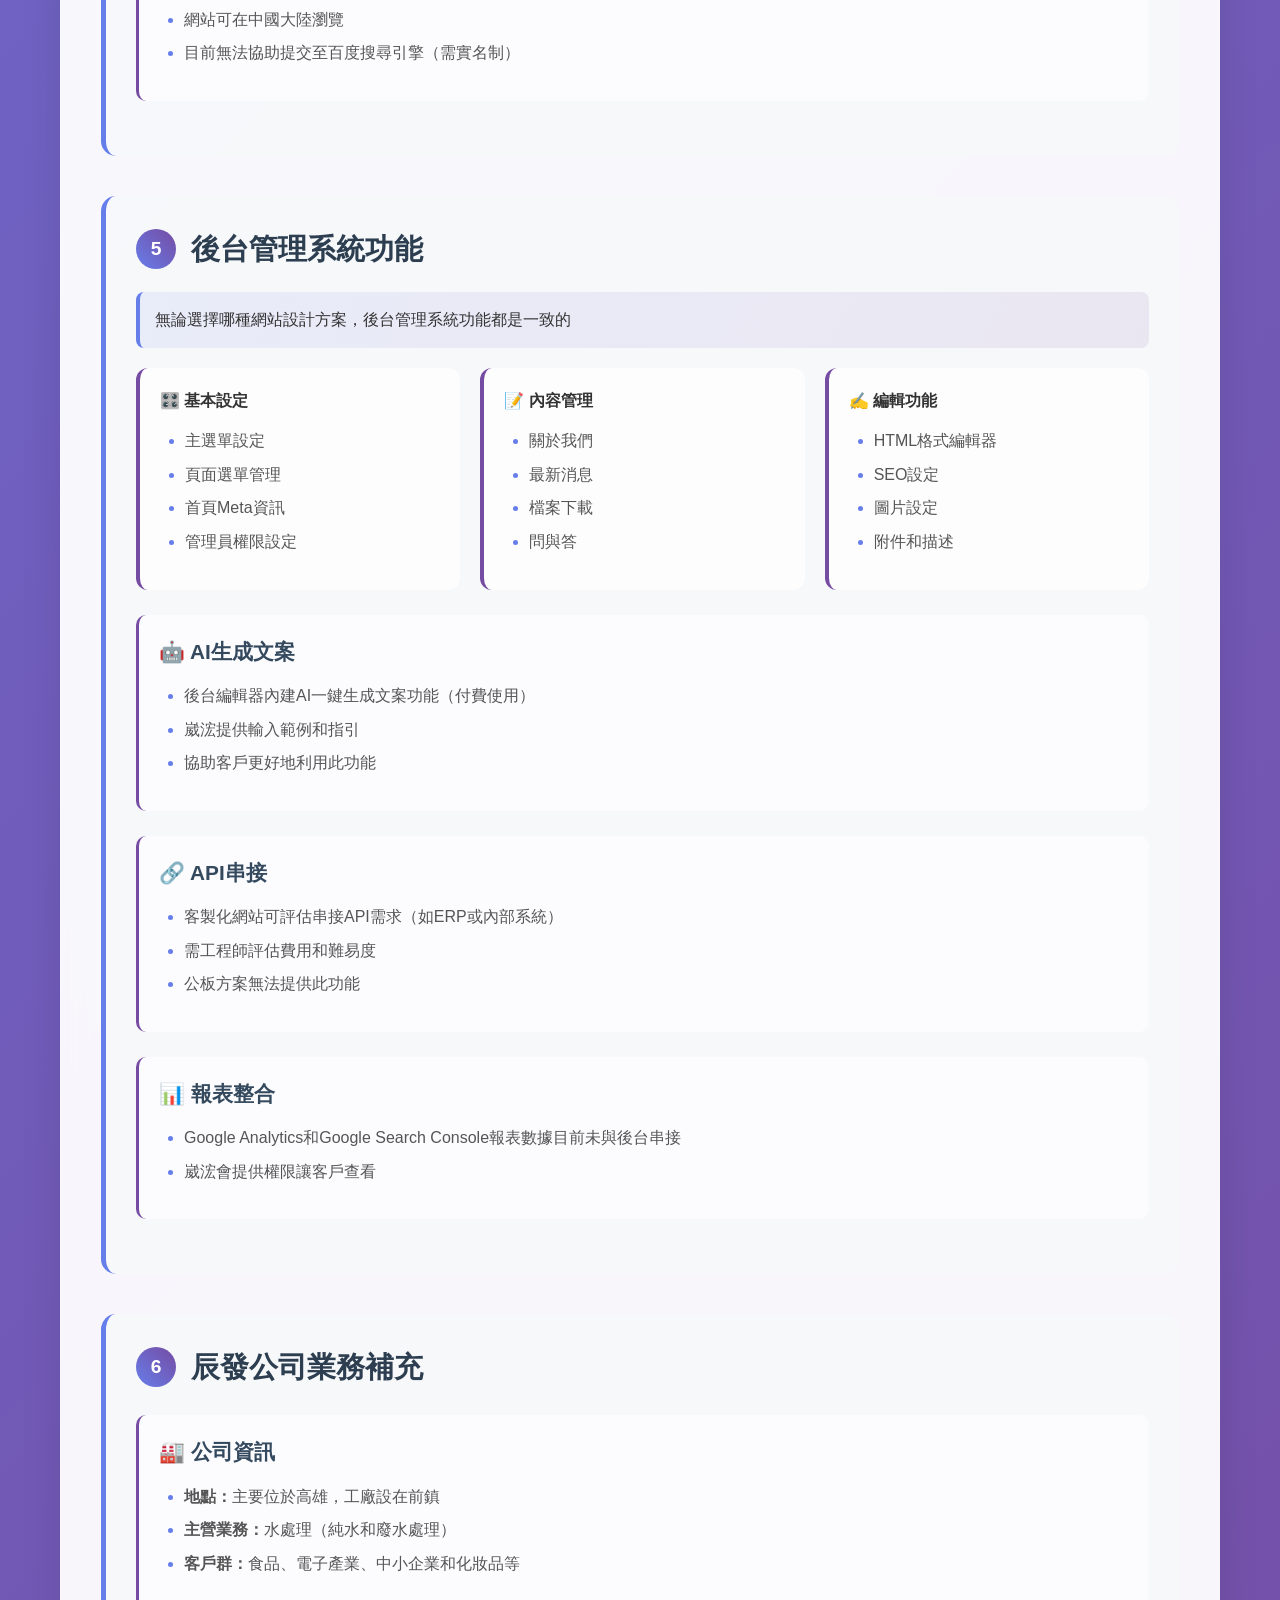
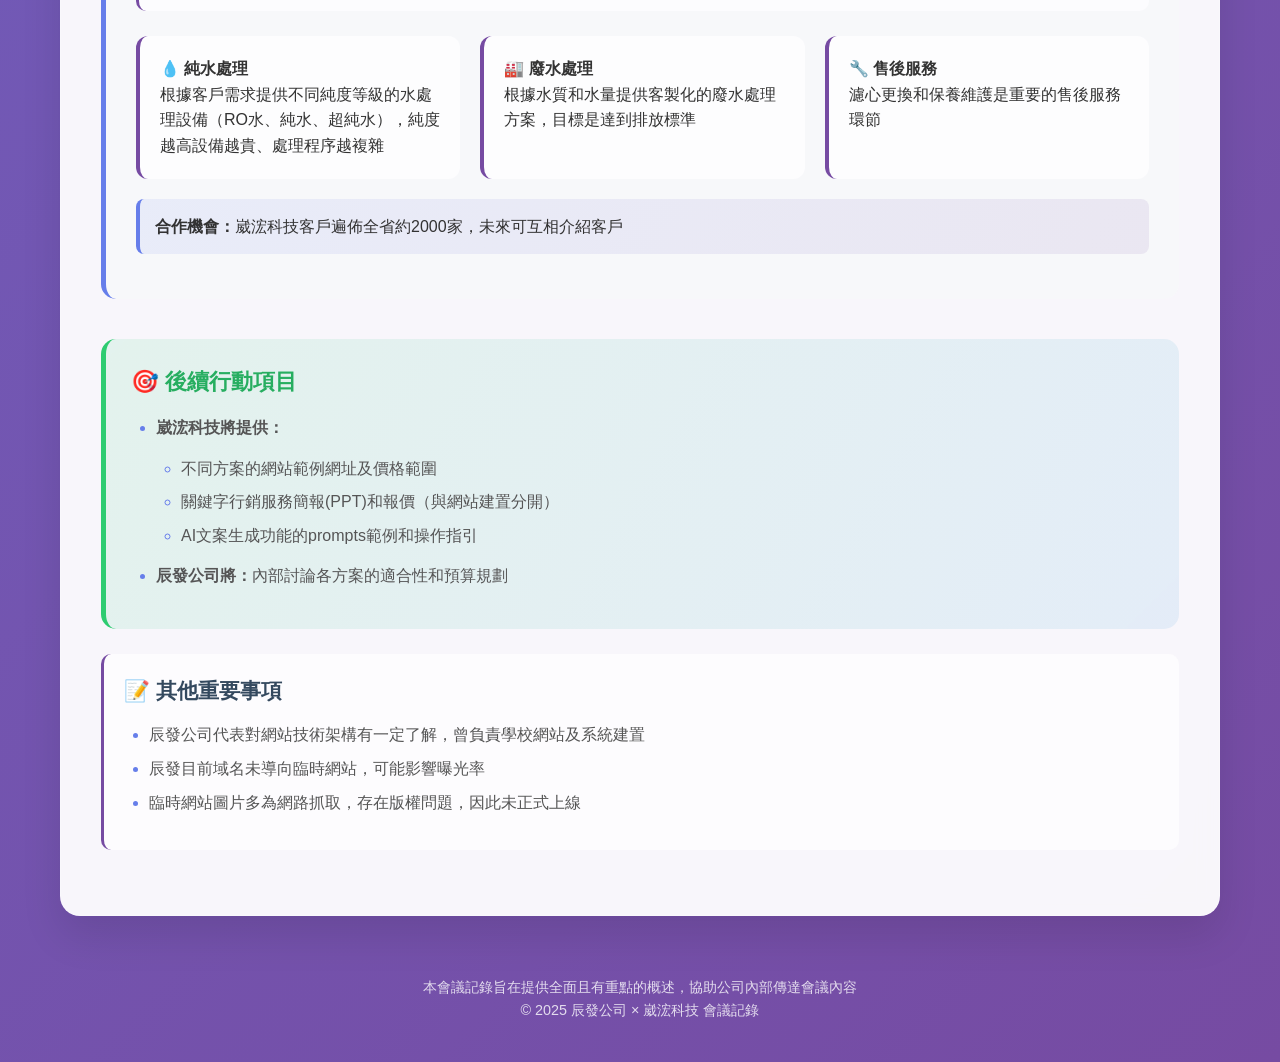
<file: fail-index.html>
<!DOCTYPE html>
<html lang="zh-TW">
<head>
    <meta charset="UTF-8">
    <meta name="viewport" content="width=device-width, initial-scale=1.0">
    <title>辰發公司與崴浤科技會議記錄 - 2025年7月23日</title>
    <style>
        * {
            margin: 0;
            padding: 0;
            box-sizing: border-box;
        }

        body {
            font-family: 'Microsoft JhengHei', 'Segoe UI', Tahoma, Geneva, Verdana, sans-serif;
            line-height: 1.6;
            color: #333;
            background: linear-gradient(135deg, #667eea 0%, #764ba2 100%);
            min-height: 100vh;
        }

        .container {
            max-width: 1200px;
            margin: 0 auto;
            padding: 20px;
        }

        .header {
            background: rgba(255, 255, 255, 0.95);
            backdrop-filter: blur(10px);
            border-radius: 20px;
            padding: 40px;
            margin-bottom: 30px;
            box-shadow: 0 20px 40px rgba(0, 0, 0, 0.1);
            text-align: center;
            border: 1px solid rgba(255, 255, 255, 0.2);
        }

        .header h1 {
            color: #2c3e50;
            font-size: 2.5rem;
            margin-bottom: 15px;
            background: linear-gradient(45deg, #667eea, #764ba2);
            -webkit-background-clip: text;
            -webkit-text-fill-color: transparent;
            background-clip: text;
        }

        .meeting-info {
            display: grid;
            grid-template-columns: repeat(auto-fit, minmax(250px, 1fr));
            gap: 20px;
            margin-top: 25px;
        }

        .info-card {
            background: rgba(255, 255, 255, 0.8);
            padding: 20px;
            border-radius: 15px;
            border-left: 4px solid #667eea;
        }

        .info-card h3 {
            color: #2c3e50;
            margin-bottom: 10px;
            font-size: 1.1rem;
        }

        .info-card p {
            color: #555;
            font-size: 0.95rem;
        }

        .main-content {
            background: rgba(255, 255, 255, 0.95);
            backdrop-filter: blur(10px);
            border-radius: 20px;
            padding: 40px;
            box-shadow: 0 20px 40px rgba(0, 0, 0, 0.1);
            border: 1px solid rgba(255, 255, 255, 0.2);
        }

        .section {
            margin-bottom: 40px;
            padding: 30px;
            background: rgba(248, 249, 250, 0.8);
            border-radius: 15px;
            border-left: 5px solid #667eea;
            transition: transform 0.3s ease, box-shadow 0.3s ease;
        }

        .section:hover {
            transform: translateY(-5px);
            box-shadow: 0 15px 30px rgba(102, 126, 234, 0.1);
        }

        .section h2 {
            color: #2c3e50;
            font-size: 1.8rem;
            margin-bottom: 20px;
            display: flex;
            align-items: center;
            gap: 15px;
        }

        .section-icon {
            width: 40px;
            height: 40px;
            background: linear-gradient(45deg, #667eea, #764ba2);
            border-radius: 50%;
            display: flex;
            align-items: center;
            justify-content: center;
            color: white;
            font-weight: bold;
            font-size: 1.2rem;
        }

        .subsection {
            margin: 25px 0;
            padding: 20px;
            background: rgba(255, 255, 255, 0.7);
            border-radius: 10px;
            border-left: 3px solid #764ba2;
        }

        .subsection h3 {
            color: #34495e;
            font-size: 1.3rem;
            margin-bottom: 15px;
            display: flex;
            align-items: center;
            gap: 10px;
        }

        .subsection h4 {
            color: #555;
            font-size: 1.1rem;
            margin: 15px 0 10px 0;
            font-weight: 600;
        }

        ul {
            margin: 15px 0;
            padding-left: 25px;
        }

        li {
            margin: 8px 0;
            color: #555;
            position: relative;
        }

        li::marker {
            color: #667eea;
        }

        .highlight {
            background: linear-gradient(120deg, rgba(102, 126, 234, 0.1) 0%, rgba(118, 75, 162, 0.1) 100%);
            padding: 15px;
            border-radius: 8px;
            margin: 15px 0;
            border-left: 4px solid #667eea;
        }

        .price-highlight {
            background: linear-gradient(120deg, rgba(231, 76, 60, 0.1) 0%, rgba(241, 196, 15, 0.1) 100%);
            padding: 15px;
            border-radius: 8px;
            margin: 15px 0;
            border-left: 4px solid #e74c3c;
            font-weight: 600;
            color: #c0392b;
        }

        .action-items {
            background: linear-gradient(120deg, rgba(46, 204, 113, 0.1) 0%, rgba(52, 152, 219, 0.1) 100%);
            padding: 25px;
            border-radius: 15px;
            margin-top: 30px;
            border-left: 5px solid #2ecc71;
        }

        .action-items h3 {
            color: #27ae60;
            margin-bottom: 15px;
            font-size: 1.4rem;
        }

        .footer {
            text-align: center;
            margin-top: 40px;
            padding: 20px;
            color: rgba(255, 255, 255, 0.8);
            font-size: 0.9rem;
        }

        .grid {
            display: grid;
            grid-template-columns: repeat(auto-fit, minmax(300px, 1fr));
            gap: 20px;
            margin: 20px 0;
        }

        .feature-card {
            background: rgba(255, 255, 255, 0.8);
            padding: 20px;
            border-radius: 12px;
            border-left: 4px solid #764ba2;
            transition: transform 0.3s ease;
        }

        .feature-card:hover {
            transform: translateY(-3px);
        }

        @media (max-width: 768px) {
            .container {
                padding: 15px;
            }
            
            .header h1 {
                font-size: 2rem;
            }
            
            .section {
                padding: 20px;
            }
            
            .meeting-info {
                grid-template-columns: 1fr;
            }
        }

        .scroll-to-top {
            position: fixed;
            bottom: 30px;
            right: 30px;
            background: linear-gradient(45deg, #667eea, #764ba2);
            color: white;
            border: none;
            border-radius: 50%;
            width: 50px;
            height: 50px;
            cursor: pointer;
            box-shadow: 0 5px 15px rgba(0, 0, 0, 0.2);
            transition: all 0.3s ease;
            opacity: 0;
            visibility: hidden;
        }

        .scroll-to-top.show {
            opacity: 1;
            visibility: visible;
        }

        .scroll-to-top:hover {
            transform: translateY(-3px);
            box-shadow: 0 8px 20px rgba(0, 0, 0, 0.3);
        }
    </style>
</head>
<body>
    <div class="container">
        <div class="header">
            <h1>會議記錄</h1>
            <div class="meeting-info">
                <div class="info-card">
                    <h3>📅 會議日期</h3>
                    <p>2025年7月13日</p>
                </div>
                <div class="info-card">
                    <h3>👥 與會單位</h3>
                    <p>崴浤科技 × 辰發公司</p>
                </div>
                <div class="info-card">
                    <h3>🎯 會議目的</h3>
                    <p>網站建置與網路行銷服務評估</p>
                </div>
            </div>
        </div>

        <div class="main-content">
            <div class="section">
                <h2><div class="section-icon">1</div>崴浤科技公司介紹與核心優勢</h2>
                
                <div class="subsection">
                    <h3>🏢 公司概況</h3>
                    <div class="highlight">
                        <strong>崴浤科技成立於2012年</strong>，從最初約60人發展到現在約150人的規模，定位為完整的中大型網路行銷公司。
                    </div>
                </div>

                <div class="subsection">
                    <h3>⚙️ 核心技術與研發</h3>
                    
                    <h4>🎯 中央控管系統（獨特優勢）</h4>
                    <div class="highlight">
                        市場上獨有的中央控管系統，能根據Google每次演算法更新，在10-30分鐘內同步更新所有客戶網站的架構、除錯及安全提升。
                    </div>

                    <h4>🔒 網站安全</h4>
                    <ul>
                        <li>Security Headers檢測幾乎都能達到A+等級</li>
                        <li>通過台積電供應商網站資安規範評估</li>
                        <li>通過「紅隊演練檢測攻擊」，阻擋率高達91%</li>
                        <li>提供市場最高規格安全性</li>
                        <li>額外增加Web Application Firewall (WAF) 系統防護</li>
                    </ul>

                    <h4>🌐 符合Google規範</h4>
                    <ul>
                        <li>使用Google彰濱工業區數據中心主機</li>
                        <li>採用Google建議的WFP圖片格式提高載入速度</li>
                        <li>進行網頁壓縮</li>
                    </ul>

                    <h4>🌍 多節點主機</h4>
                    <div class="grid">
                        <div class="feature-card">
                            <strong>五大洲覆蓋</strong>
                            <p>澳洲、美洲、非洲、亞洲等多節點主機服務</p>
                        </div>
                        <div class="feature-card">
                            <strong>亞洲特別節點</strong>
                            <p>日本、香港等地區專屬節點</p>
                        </div>
                        <div class="feature-card">
                            <strong>優勢效果</strong>
                            <p>國外訪客無需連回台灣主機，瀏覽速度更快</p>
                        </div>
                    </div>

                    <h4>💾 備份機制</h4>
                    <div class="highlight">
                        <strong>三層防護架構：</strong>Google主機 + 微軟主機（針對Bing和Yahoo） + 亞馬遜異地備份
                    </div>
                </div>
            </div>

            <div class="section">
                <h2><div class="section-icon">2</div>辰發公司網站現況與需求</h2>
                
                <div class="subsection">
                    <h3>💻 現有網站狀況</h3>
                    <ul>
                        <li>舊網站已下線</li>
                        <li>目前有臨時網站：<code>https://ckn-c.github.io/chcfa-website/</code></li>
                        <li>臨時網站為緊急製作，圖片多為網路抓取存在版權問題</li>
                    </ul>
                </div>

                <div class="subsection">
                    <h3>🎨 新網站期望</h3>
                    
                    <h4>設計風格</h4>
                    <div class="highlight">
                        老闆希望網站以<strong>簡潔、乾淨</strong>為主
                    </div>

                    <h4>內容呈現</h4>
                    <ul>
                        <li>公司介紹</li>
                        <li>產品型錄</li>
                        <li>工程實績</li>
                        <li>相關耗材說明</li>
                    </ul>

                    <h4>功能需求</h4>
                    <ul>
                        <li>響應式設計（自動適應手機瀏覽）</li>
                        <li>後台管理功能</li>
                        <li>可更新產品項目</li>
                    </ul>
                </div>

                <div class="subsection">
                    <h3>📈 行銷與AI應用需求</h3>
                    <ul>
                        <li><strong>關鍵字行銷：</strong>特別針對「水處理」等關鍵字</li>
                        <li><strong>AI客服：</strong>可抓取網站後台資料進行學習和回復</li>
                        <li><strong>AI文案生成：</strong>一鍵生成文案功能</li>
                    </ul>
                </div>
            </div>

            <div class="section">
                <h2><div class="section-icon">3</div>崴浤科技網站設計方案</h2>

                <div class="grid">
                    <div class="feature-card">
                        <h4>🎨 專案設計</h4>
                        <div class="price-highlight">費用：45萬元起</div>
                        <ul>
                            <li>專案團隊面對面溝通</li>
                            <li>尋找國內外最新設計範例</li>
                            <li>注重整體視覺、品牌意識</li>
                            <li>動畫特效和頁面設計細膩度</li>
                            <li>至少5-7頁設計</li>
                        </ul>
                    </div>
                    
                    <div class="feature-card">
                        <h4>⚙️ 客製化設計</h4>
                        <div class="price-highlight">費用：10萬元內</div>
                        <ul>
                            <li>客製化但設計較不活潑</li>
                            <li>2-3個區塊呈現重點</li>
                            <li>可加購頁面、動畫特效</li>
                            <li>可提升至接近專案設計質感</li>
                        </ul>
                    </div>
                    
                    <div class="feature-card">
                        <h4>📋 公板設計</h4>
                        <div class="price-highlight">費用：最經濟</div>
                        <ul>
                            <li>選擇現有版型</li>
                            <li>細節調整受限</li>
                            <li>後台架構與其他方案相同</li>
                            <li>適合傳統行業初期需求</li>
                        </ul>
                    </div>
                </div>

                <div class="subsection">
                    <h3>🖼️ 設計細節</h3>
                    <ul>
                        <li><strong>圖片處理：</strong>提供10張版權圖用於Banner或分類圖</li>
                        <li><strong>產品圖：</strong>可協助後製，大量需額外收費</li>
                        <li><strong>頁面定義：</strong>一個網址通常算一頁，內容以A4計算</li>
                    </ul>
                </div>
            </div>

            <div class="section">
                <h2><div class="section-icon">4</div>SEO服務方案</h2>
                
                <div class="highlight">
                    <h3>💰 服務費用</h3>
                    <div class="price-highlight">
                        針對20組關鍵字優化：<strong>一年25萬元</strong><br>
                        續約價：<strong>20萬元/年</strong>
                    </div>
                </div>

                <div class="subsection">
                    <h3>📊 服務內容</h3>
                    <ul>
                        <li>優化20組關鍵字</li>
                        <li>針對網站內頁進行優化</li>
                        <li>目標進入搜尋結果前兩頁</li>
                        <li>提供內容建議，協助網站內容更專業</li>
                    </ul>
                </div>

                <div class="subsection">
                    <h3>📈 報告機制</h3>
                    <div class="grid">
                        <div class="feature-card">
                            <h4>整合報表</h4>
                            <p>結合Google Analytics (GA) 和Google Search Console (GSC)的報表，透過Looker Studio呈現</p>
                        </div>
                        <div class="feature-card">
                            <h4>數據內容</h4>
                            <p>關鍵字表現、流量來源、國家及主要頁面排名</p>
                        </div>
                        <div class="feature-card">
                            <h4>定期報告</h4>
                            <p>每月提供20組關鍵字的排名變化報告</p>
                        </div>
                    </div>
                </div>

                <div class="subsection">
                    <h3>🌟 SEO優勢</h3>
                    <ul>
                        <li>同時負責網站架構和行銷，能更全面優化</li>
                        <li>程式碼、結構化數據底層調整</li>
                        <li>圖片格式轉化（JPG轉WFP）</li>
                        <li>提供部落格/問答文章撰寫服務（付費項目）</li>
                        <li>每篇文章約需1-2週，參考國內外文獻及競業網站</li>
                    </ul>
                </div>

                <div class="subsection">
                    <h3>🌍 多國語系與在地化</h3>
                    <ul>
                        <li>網站支援多國語系切換</li>
                        <li>設定語系標記，提升在地化搜尋效果</li>
                        <li>網站可在中國大陸瀏覽</li>
                        <li>目前無法協助提交至百度搜尋引擎（需實名制）</li>
                    </ul>
                </div>
            </div>

            <div class="section">
                <h2><div class="section-icon">5</div>後台管理系統功能</h2>
                
                <div class="highlight">
                    無論選擇哪種網站設計方案，後台管理系統功能都是一致的
                </div>

                <div class="grid">
                    <div class="feature-card">
                        <h4>🎛️ 基本設定</h4>
                        <ul>
                            <li>主選單設定</li>
                            <li>頁面選單管理</li>
                            <li>首頁Meta資訊</li>
                            <li>管理員權限設定</li>
                        </ul>
                    </div>
                    
                    <div class="feature-card">
                        <h4>📝 內容管理</h4>
                        <ul>
                            <li>關於我們</li>
                            <li>最新消息</li>
                            <li>檔案下載</li>
                            <li>問與答</li>
                        </ul>
                    </div>
                    
                    <div class="feature-card">
                        <h4>✍️ 編輯功能</h4>
                        <ul>
                            <li>HTML格式編輯器</li>
                            <li>SEO設定</li>
                            <li>圖片設定</li>
                            <li>附件和描述</li>
                        </ul>
                    </div>
                </div>

                <div class="subsection">
                    <h3>🤖 AI生成文案</h3>
                    <ul>
                        <li>後台編輯器內建AI一鍵生成文案功能（付費使用）</li>
                        <li>崴浤提供輸入範例和指引</li>
                        <li>協助客戶更好地利用此功能</li>
                    </ul>
                </div>

                <div class="subsection">
                    <h3>🔗 API串接</h3>
                    <ul>
                        <li>客製化網站可評估串接API需求（如ERP或內部系統）</li>
                        <li>需工程師評估費用和難易度</li>
                        <li>公板方案無法提供此功能</li>
                    </ul>
                </div>

                <div class="subsection">
                    <h3>📊 報表整合</h3>
                    <ul>
                        <li>Google Analytics和Google Search Console報表數據目前未與後台串接</li>
                        <li>崴浤會提供權限讓客戶查看</li>
                    </ul>
                </div>
            </div>

            <div class="section">
                <h2><div class="section-icon">6</div>辰發公司業務補充</h2>
                
                <div class="subsection">
                    <h3>🏭 公司資訊</h3>
                    <ul>
                        <li><strong>地點：</strong>主要位於高雄，工廠設在前鎮</li>
                        <li><strong>主營業務：</strong>水處理（純水和廢水處理）</li>
                        <li><strong>客戶群：</strong>食品、電子產業、中小企業和化妝品等</li>
                    </ul>
                </div>

                <div class="grid">
                    <div class="feature-card">
                        <h4>💧 純水處理</h4>
                        <p>根據客戶需求提供不同純度等級的水處理設備（RO水、純水、超純水），純度越高設備越貴、處理程序越複雜</p>
                    </div>
                    
                    <div class="feature-card">
                        <h4>🏭 廢水處理</h4>
                        <p>根據水質和水量提供客製化的廢水處理方案，目標是達到排放標準</p>
                    </div>
                    
                    <div class="feature-card">
                        <h4>🔧 售後服務</h4>
                        <p>濾心更換和保養維護是重要的售後服務環節</p>
                    </div>
                </div>

                <div class="highlight">
                    <strong>合作機會：</strong>崴浤科技客戶遍佈全省約2000家，未來可互相介紹客戶
                </div>
            </div>

            <div class="action-items">
                <h3>🎯 後續行動項目</h3>
                <ul>
                    <li><strong>崴浤科技將提供：</strong>
                        <ul>
                            <li>不同方案的網站範例網址及價格範圍</li>
                            <li>關鍵字行銷服務簡報(PPT)和報價（與網站建置分開）</li>
                            <li>AI文案生成功能的prompts範例和操作指引</li>
                        </ul>
                    </li>
                    <li><strong>辰發公司將：</strong>內部討論各方案的適合性和預算規劃</li>
                </ul>
            </div>

            <div class="subsection">
                <h3>📝 其他重要事項</h3>
                <ul>
                    <li>辰發公司代表對網站技術架構有一定了解，曾負責學校網站及系統建置</li>
                    <li>辰發目前域名未導向臨時網站，可能影響曝光率</li>
                    <li>臨時網站圖片多為網路抓取，存在版權問題，因此未正式上線</li>
                </ul>
            </div>
        </div>

        <div class="footer">
            <p>本會議記錄旨在提供全面且有重點的概述，協助公司內部傳達會議內容</p>
            <p>© 2025 辰發公司 × 崴浤科技 會議記錄</p>
        </div>
    </div>

    <button class="scroll-to-top" onclick="scrollToTop()">↑</button>

    <script>
        // 顯示/隱藏回到頂部按鈕
        window.addEventListener('scroll', function() {
            const scrollButton = document.querySelector('.scroll-to-top');
            if (window.pageYOffset > 300) {
                scrollButton.classList.add('show');
            } else {
                scrollButton.classList.remove('show');
            }
        });

        // 平滑滾動到頂部
        function scrollToTop() {
            window.scrollTo({
                top: 0,
                behavior: 'smooth'
            });
        }

        // 為所有section添加淡入動畫
        const observerOptions = {
            threshold: 0.1,
            rootMargin: '0px 0px -50px 0px'
        };

        const observer = new IntersectionObserver(function(entries) {
            entries.forEach(entry => {
                if (entry.isIntersecting) {
                    entry.target.style.opacity = '1';
                    entry.target.style.transform = 'translateY(0)';
                }
            });
        }, observerOptions);

        // 初始化動畫效果
        document.addEventListener('DOMContentLoaded', function() {
            const sections = document.querySelectorAll('.section');
            sections.forEach(section => {
                section.style.opacity = '0';
                section.style.transform = 'translateY(30px)';
                section.style.transition = 'opacity 0.6s ease, transform 0.6s ease';
                observer.observe(section);
            });
        });
    </script>
</body>
</html>
</file>
<file: assets/css/style.css>
/* ==========================================================================
   晉昌貿易 JIN CHANG HARDWARE TRADING — 品牌一頁式網站
   設計語彙：勃根地紅 × 米白，精密工業感、留白、無襯線中文 + 襯線英文標籤
   ========================================================================== */

:root {
  /* 色彩 Palette */
  --burgundy: #6f2937;
  --burgundy-deep: #4c1b25;
  --burgundy-soft: rgba(111, 41, 55, 0.08);
  --cream: #f7f2e9;
  --cream-soft: #fbf8f2;
  --paper: #fffdf9;
  --ink: #2a2320;
  --ink-soft: #5b514c;
  --slate: #4b5b63;
  --slate-soft: rgba(75, 91, 99, 0.1);
  --line: rgba(42, 35, 32, 0.12);
  --line-strong: rgba(42, 35, 32, 0.22);

  /* 字體 Typography — 全系統字型堆疊，確保跨裝置／瀏覽器一致呈現 */
  --font-cjk: "PingFang TC", "Noto Sans TC", "Microsoft JhengHei", "Heiti TC",
    system-ui, -apple-system, "Segoe UI", sans-serif;
  --font-en: Georgia, "Times New Roman", "STZhongsong", serif;

  --max-width: 1120px;
  --section-pad: clamp(72px, 11vw, 148px);
}

* {
  box-sizing: border-box;
}

html {
  scroll-behavior: smooth;
}

@media (prefers-reduced-motion: reduce) {
  html {
    scroll-behavior: auto;
  }
  * {
    animation-duration: 0.001ms !important;
    animation-iteration-count: 1 !important;
    transition-duration: 0.001ms !important;
    scroll-behavior: auto !important;
  }
}

body {
  margin: 0;
  font-family: var(--font-cjk);
  color: var(--ink);
  background: var(--paper);
  line-height: 1.75;
  -webkit-font-smoothing: antialiased;
  text-rendering: optimizeLegibility;
}

img {
  max-width: 100%;
  display: block;
}

a {
  color: inherit;
}

.text-link {
  display: inline-block;
  margin-top: 18px;
  color: var(--burgundy);
  font-size: 14px;
  font-weight: 700;
  text-underline-offset: 4px;
}

.wrap {
  max-width: var(--max-width);
  margin: 0 auto;
  padding: 0 28px;
}

.eyebrow {
  font-family: var(--font-en);
  font-style: italic;
  font-size: 13px;
  letter-spacing: 0.16em;
  text-transform: uppercase;
  color: var(--burgundy);
  margin: 0 0 14px;
}

h1, h2, h3 {
  font-family: var(--font-cjk);
  font-weight: 700;
  color: var(--ink);
  margin: 0;
  letter-spacing: 0.03em;
}

h2 {
  font-size: clamp(26px, 3.4vw, 36px);
  letter-spacing: 0.06em;
}

h3 {
  font-size: 18px;
  letter-spacing: 0.03em;
}

p {
  margin: 0;
}

.section-head {
  max-width: 640px;
  margin-bottom: 56px;
}

.section-head.center {
  margin-left: auto;
  margin-right: auto;
  text-align: center;
}

.section-lede {
  margin-top: 18px;
  color: var(--ink-soft);
  font-size: 16px;
  line-height: 1.9;
}

section {
  padding: var(--section-pad) 0;
}

.bg-cream {
  background: var(--cream);
}

.divider {
  height: 1px;
  background: var(--line);
  border: 0;
  margin: 0;
}

/* ---------- Reveal on scroll ---------- */
.reveal {
  opacity: 0;
  transform: translateY(18px);
  transition: opacity 0.7s ease, transform 0.7s ease;
}
.reveal.is-visible {
  opacity: 1;
  transform: translateY(0);
}

/* ---------- Nav ---------- */
.site-nav {
  position: fixed;
  top: 0;
  left: 0;
  right: 0;
  z-index: 100;
  background: rgba(255, 253, 249, 0.88);
  backdrop-filter: saturate(140%) blur(10px);
  border-bottom: 1px solid transparent;
  transition: border-color 0.3s ease, box-shadow 0.3s ease;
}
.site-nav.scrolled {
  border-bottom-color: var(--line);
  box-shadow: 0 2px 20px rgba(42, 35, 32, 0.04);
}
.site-nav .wrap {
  display: flex;
  align-items: center;
  justify-content: space-between;
  height: 76px;
}
.brand {
  display: flex;
  align-items: center;
  gap: 10px;
  text-decoration: none;
}
.brand img {
  display: block;
  width: 52px;
  height: 52px;
  object-fit: contain;
  flex: 0 0 auto;
  filter: drop-shadow(0 3px 8px rgba(5, 48, 115, 0.14));
}
.brand-text {
  display: flex;
  flex-direction: column;
  line-height: 1.2;
}
.brand-text .zh {
  font-weight: 700;
  font-size: 16px;
  letter-spacing: 0.08em;
  color: #092f70;
}
.brand-text .en {
  font-family: var(--font-en);
  font-style: italic;
  font-size: 10.5px;
  letter-spacing: 0.1em;
  color: #46658f;
}

.nav-links {
  display: flex;
  gap: 36px;
  list-style: none;
  margin: 0;
  padding: 0;
}
.nav-links a {
  text-decoration: none;
  font-size: 14.5px;
  letter-spacing: 0.04em;
  color: var(--ink);
  position: relative;
  padding-bottom: 4px;
}
.nav-links a::after {
  content: "";
  position: absolute;
  left: 0;
  right: 100%;
  bottom: 0;
  height: 1px;
  background: var(--burgundy);
  transition: right 0.28s ease;
}
.nav-links a:hover::after {
  right: 0;
}

.nav-cta {
  display: inline-flex;
  align-items: center;
  border: 1px solid var(--ink);
  padding: 9px 20px;
  border-radius: 2px;
  font-size: 13.5px;
  letter-spacing: 0.06em;
  text-decoration: none;
  transition: background 0.25s ease, color 0.25s ease, border-color 0.25s ease;
}
.nav-cta:hover {
  background: var(--burgundy);
  border-color: var(--burgundy);
  color: #fff;
}

.cta-mobile-only {
  display: none;
}

.nav-toggle {
  display: none;
  background: none;
  border: 0;
  cursor: pointer;
  padding: 6px;
}
.nav-toggle span {
  display: block;
  width: 24px;
  height: 2px;
  background: var(--ink);
  margin: 5px 0;
  transition: transform 0.25s ease, opacity 0.25s ease;
}

/* ---------- Hero ---------- */
.hero {
  position: relative;
  padding: 168px 0 120px;
  background: var(--cream);
  overflow: hidden;
}
.hero-watermark {
  position: absolute;
  top: 50%;
  right: -60px;
  width: min(46vw, 620px);
  transform: translateY(-46%);
  opacity: 0.55;
  pointer-events: none;
}
.hero .wrap {
  position: relative;
  z-index: 1;
}
.hero-inner {
  max-width: 660px;
}
.hero-tags {
  display: flex;
  flex-wrap: wrap;
  gap: 10px;
  margin-bottom: 28px;
}
.hero-tags span {
  font-size: 12.5px;
  letter-spacing: 0.08em;
  color: var(--burgundy);
  border: 1px solid var(--burgundy);
  padding: 5px 13px;
  border-radius: 999px;
}
.hero h1 {
  font-size: clamp(34px, 5.4vw, 54px);
  line-height: 1.32;
}
.hero-en {
  font-family: var(--font-en);
  font-style: italic;
  font-size: clamp(15px, 1.6vw, 18px);
  color: var(--ink-soft);
  margin-top: 16px;
  letter-spacing: 0.02em;
}
.hero-desc {
  margin-top: 26px;
  font-size: 16px;
  color: var(--ink-soft);
  max-width: 540px;
  line-height: 1.9;
}
.hero-actions {
  margin-top: 42px;
  display: flex;
  gap: 16px;
  flex-wrap: wrap;
}

.btn {
  display: inline-flex;
  align-items: center;
  gap: 8px;
  padding: 14px 30px;
  font-size: 14.5px;
  letter-spacing: 0.06em;
  text-decoration: none;
  border-radius: 2px;
  transition: transform 0.25s ease, box-shadow 0.25s ease, background 0.25s ease, color .25s ease;
}
.btn-primary {
  background: var(--burgundy);
  color: #fff;
  border: 1px solid var(--burgundy);
}
.btn-primary:hover {
  background: var(--burgundy-deep);
  border-color: var(--burgundy-deep);
  transform: translateY(-1px);
  box-shadow: 0 10px 24px rgba(111, 41, 55, 0.24);
}
.btn-ghost {
  background: transparent;
  color: var(--ink);
  border: 1px solid var(--line-strong);
}
.btn-ghost:hover {
  border-color: var(--ink);
  transform: translateY(-1px);
}

/* ---------- About ---------- */
.about-grid {
  display: grid;
  grid-template-columns: 1.15fr 0.85fr;
  gap: 64px;
  align-items: center;
}
.about-copy p {
  color: var(--ink-soft);
  font-size: 16px;
  line-height: 1.95;
}
.stat-row {
  display: flex;
  gap: 40px;
  margin-top: 44px;
  flex-wrap: wrap;
}
.stat {
  min-width: 110px;
}
.stat .num {
  font-family: var(--font-en);
  font-size: 34px;
  color: var(--burgundy);
  line-height: 1;
}
.stat .label {
  margin-top: 8px;
  font-size: 13px;
  color: var(--ink-soft);
  letter-spacing: 0.04em;
}
.about-media {
  position: relative;
  background: var(--cream-soft);
  border: 1px solid var(--line);
  padding: 36px 30px 26px;
  border-radius: 3px;
}
.about-media img {
  display: block;
  margin: 0 auto;
  width: 100%;
  max-height: 480px;
  object-fit: contain;
}
.about-media figcaption {
  margin-top: 18px;
  text-align: center;
  font-size: 12.5px;
  color: var(--ink-soft);
  letter-spacing: 0.05em;
}

/* ---------- Brand portfolio ---------- */
.brand-cards {
  display: grid;
  grid-template-columns: 1fr 1fr;
  gap: 28px;
}
.brand-card {
  border: 1px solid var(--line);
  padding: 40px 36px;
  border-radius: 3px;
  background: var(--paper);
  transition: box-shadow 0.3s ease, transform 0.3s ease;
}
.brand-card:hover {
  box-shadow: 0 18px 40px rgba(42, 35, 32, 0.08);
  transform: translateY(-3px);
}
.brand-card .tag {
  font-size: 12px;
  letter-spacing: 0.08em;
  color: #fff;
  background: var(--burgundy);
  display: inline-block;
  padding: 4px 11px;
  border-radius: 999px;
  margin-bottom: 18px;
}
.brand-card.alt .tag {
  background: var(--slate);
}
.brand-card h3 {
  font-family: var(--font-en);
  font-style: italic;
  font-size: 26px;
  letter-spacing: 0.02em;
  color: var(--ink);
}
.brand-card .zh-sub {
  margin-top: 6px;
  font-size: 14px;
  color: var(--ink-soft);
  letter-spacing: 0.04em;
}
.brand-card ul {
  margin: 24px 0 0;
  padding: 0;
  list-style: none;
}
.brand-card li {
  position: relative;
  padding-left: 20px;
  margin-bottom: 11px;
  font-size: 14.5px;
  color: var(--ink-soft);
  line-height: 1.6;
}
.brand-card li::before {
  content: "";
  position: absolute;
  left: 0;
  top: 9px;
  width: 6px;
  height: 6px;
  border-radius: 50%;
  background: var(--burgundy);
}
.brand-card.alt li::before {
  background: var(--slate);
}

.material-row {
  margin-top: 40px;
  display: flex;
  gap: 16px;
  flex-wrap: wrap;
  justify-content: center;
}
.material-badge {
  display: flex;
  align-items: center;
  gap: 10px;
  border: 1px solid var(--line);
  padding: 12px 22px;
  border-radius: 999px;
  font-size: 14px;
  letter-spacing: 0.03em;
  color: var(--ink);
  background: var(--paper);
}
.material-badge .dot {
  width: 8px;
  height: 8px;
  border-radius: 50%;
  background: var(--burgundy);
}

/* ---------- Core competencies ---------- */
.comp-grid {
  display: grid;
  grid-template-columns: repeat(3, 1fr);
  gap: 28px;
}
.comp-card {
  padding: 34px 30px;
  border-radius: 3px;
  background: var(--paper);
  border: 1px solid var(--line);
}
.comp-icon {
  width: 46px;
  height: 46px;
  margin-bottom: 22px;
}
.comp-card ul {
  margin: 18px 0 0;
  padding: 0;
  list-style: none;
}
.comp-card li {
  font-size: 14.5px;
  color: var(--ink-soft);
  padding: 9px 0;
  border-top: 1px solid var(--line);
}
.comp-card li:first-child {
  border-top: none;
}

/* ---------- Ecosystem diagram ---------- */
.diagram {
  display: flex;
  flex-direction: column;
  align-items: center;
  gap: 0;
}
.diagram-core {
  width: 100%;
  max-width: 640px;
  border: 1.5px solid var(--burgundy);
  background: var(--burgundy-soft);
  border-radius: 4px;
  padding: 26px 32px;
  text-align: center;
}
.diagram-core .label {
  font-family: var(--font-en);
  font-style: italic;
  font-size: 13px;
  letter-spacing: 0.1em;
  color: var(--burgundy);
  margin-bottom: 10px;
}
.diagram-core .items {
  display: flex;
  justify-content: center;
  gap: 34px;
  flex-wrap: wrap;
  font-size: 15px;
  font-weight: 700;
  letter-spacing: 0.03em;
}
.diagram-connector {
  width: 1.5px;
  height: 40px;
  background: var(--line-strong);
}
.diagram-terminals {
  display: grid;
  grid-template-columns: repeat(3, 1fr);
  gap: 22px;
  width: 100%;
  max-width: 800px;
}
.diagram-terminal {
  border: 1px solid var(--line);
  border-radius: 4px;
  padding: 22px 16px;
  text-align: center;
  background: var(--paper);
}
.diagram-terminal .name {
  font-weight: 700;
  font-size: 15px;
  letter-spacing: 0.04em;
}
.diagram-terminal .meta {
  margin-top: 8px;
  font-size: 12.5px;
  color: var(--ink-soft);
  letter-spacing: 0.02em;
}
.diagram-top-line {
  width: 100%;
  max-width: 800px;
  height: 1.5px;
  background: var(--line-strong);
  margin-bottom: 0;
  position: relative;
}

/* ---------- Comparison table ---------- */
.compare-table {
  width: 100%;
  border-collapse: collapse;
  font-size: 14.5px;
}
.compare-table th, .compare-table td {
  padding: 18px 22px;
  text-align: left;
  border-bottom: 1px solid var(--line);
  vertical-align: top;
}
.compare-table thead th {
  font-family: var(--font-en);
  font-style: italic;
  font-size: 15px;
  letter-spacing: 0.03em;
  color: var(--ink);
  border-bottom: 1.5px solid var(--ink);
}
.compare-table th:first-child, .compare-table td:first-child {
  color: var(--ink-soft);
  font-size: 13px;
  letter-spacing: 0.06em;
  width: 22%;
}
.compare-table td.b-torque {
  color: var(--burgundy-deep);
}
.compare-table thead th.b-torque-h {
  color: var(--burgundy);
}
.compare-table thead th.flowinn-h {
  color: var(--slate);
}

/* ---------- Track record ---------- */
.record-grid {
  display: grid;
  grid-template-columns: repeat(4, 1fr);
  gap: 20px;
}
.record-card {
  padding: 30px 24px;
  border: 1px solid var(--line);
  border-radius: 3px;
  background: var(--paper);
}
.record-card .tag {
  font-family: var(--font-en);
  font-style: italic;
  font-size: 12px;
  letter-spacing: 0.08em;
  color: var(--burgundy);
}
.record-card h3 {
  margin-top: 12px;
  font-size: 16px;
}
.record-card p {
  margin-top: 12px;
  font-size: 13.5px;
  color: var(--ink-soft);
  line-height: 1.8;
}
.record-card .year {
  margin-top: 16px;
  font-family: var(--font-en);
  font-size: 12.5px;
  color: var(--ink-soft);
  letter-spacing: 0.05em;
}

.case-feature {
  margin-top: 28px;
  border: 1px solid var(--line);
  border-radius: 3px;
  padding: 40px;
  background: var(--cream-soft);
  display: grid;
  grid-template-columns: 1fr 1fr;
  gap: 40px;
}
.case-feature h3 {
  font-size: 20px;
}
.case-feature .case-label {
  font-family: var(--font-en);
  font-style: italic;
  font-size: 12.5px;
  letter-spacing: 0.08em;
  color: var(--burgundy);
  margin-bottom: 10px;
}
.case-feature .case-title {
  font-size: 12px;
  letter-spacing: 0.06em;
  color: var(--ink-soft);
  text-transform: uppercase;
  margin-bottom: 10px;
}
.case-feature p {
  font-size: 14.5px;
  color: var(--ink-soft);
  line-height: 1.85;
}

/* ---------- Contact ---------- */
.contact-section {
  background: var(--burgundy);
  color: #fff;
}
.contact-section .eyebrow {
  color: #e7c9ce;
}
.contact-section h2 {
  color: #fff;
}
.contact-grid {
  display: grid;
  grid-template-columns: 1fr 1fr;
  gap: 60px;
  margin-top: 50px;
}
.contact-block .label {
  font-size: 12.5px;
  letter-spacing: 0.08em;
  color: #e7c9ce;
  margin-bottom: 8px;
}
.contact-block .value {
  font-size: 16px;
  margin-bottom: 26px;
  line-height: 1.7;
}
.contact-block a.value {
  text-decoration: none;
  border-bottom: 1px solid rgba(255, 255, 255, 0.35);
  display: inline-block;
}
.contact-block a.value:hover {
  border-color: #fff;
}
.legal-box {
  border: 1px solid rgba(255, 255, 255, 0.28);
  border-radius: 3px;
  padding: 30px 32px;
}
.legal-box .name-zh {
  font-size: 18px;
  font-weight: 700;
  letter-spacing: 0.05em;
}
.legal-box .name-en {
  font-family: var(--font-en);
  font-style: italic;
  font-size: 13.5px;
  color: #e7c9ce;
  margin-top: 6px;
}
.legal-box dl {
  margin: 22px 0 0;
  display: grid;
  grid-template-columns: auto 1fr;
  gap: 9px 18px;
  font-size: 13.5px;
}
.legal-box dt {
  color: #e7c9ce;
  letter-spacing: 0.04em;
}
.legal-box dd {
  margin: 0;
}

.map-link {
  display: inline-flex;
  align-items: center;
  gap: 8px;
  margin-top: 6px;
  font-size: 13px;
  color: #fff;
  text-decoration: none;
  border-bottom: 1px solid rgba(255, 255, 255, 0.4);
}

/* ---------- Footer ---------- */
.site-footer {
  background: var(--burgundy-deep);
  color: rgba(255, 255, 255, 0.72);
  padding: 26px 0;
  font-size: 12.5px;
  letter-spacing: 0.03em;
}
.site-footer .wrap {
  display: flex;
  justify-content: space-between;
  flex-wrap: wrap;
  gap: 10px;
}

/* ---------- Responsive ---------- */
@media (max-width: 900px) {
  .about-grid, .contact-grid {
    grid-template-columns: 1fr;
  }
  .about-media {
    order: -1;
  }
  .brand-cards, .comp-grid {
    grid-template-columns: 1fr;
  }
  .record-grid {
    grid-template-columns: repeat(2, 1fr);
  }
  .case-feature {
    grid-template-columns: 1fr;
  }
  .diagram-terminals {
    grid-template-columns: 1fr;
  }
  .hero-watermark {
    opacity: 0.35;
    width: 70vw;
  }
}

@media (max-width: 760px) {
  .brand img {
    width: 46px;
    height: 46px;
  }
  .brand-text .zh {
    font-size: 15px;
  }
  .brand-text .en {
    font-size: 9.5px;
  }
  .nav-links, .nav-cta {
    display: none;
  }
  .cta-mobile-only {
    display: none;
  }
  .nav-toggle {
    display: block;
  }
  .site-nav.open .nav-links {
    display: flex;
    position: absolute;
    top: 76px;
    left: 0;
    right: 0;
    background: var(--paper);
    flex-direction: column;
    gap: 0;
    padding: 8px 28px 24px;
    border-bottom: 1px solid var(--line);
  }
  .site-nav.open .nav-links a {
    display: block;
    padding: 13px 0;
  }
  .site-nav.open .nav-links li.cta-mobile-only {
    display: block;
    margin-top: 10px;
    padding-top: 6px;
    border-top: 1px solid var(--line);
  }
  .site-nav.open .nav-links li.cta-mobile-only a {
    padding: 12px 0;
  }
  .hero {
    padding: 140px 0 90px;
  }
  .record-grid {
    grid-template-columns: 1fr;
  }
  section {
    padding: 72px 0;
  }
}
</file>
<file: assets/css/seo-pages.css>
:root {
  --burgundy: #6f2937;
  --burgundy-deep: #4c1b25;
  --cream: #f7f2e9;
  --paper: #fffdf9;
  --ink: #2a2320;
  --ink-soft: #5b514c;
  --line: rgba(42, 35, 32, 0.14);
  --font-cjk: "PingFang TC", "Noto Sans TC", "Microsoft JhengHei", system-ui, sans-serif;
  --font-en: Georgia, "Times New Roman", serif;
  --max-width: 1120px;
}

* { box-sizing: border-box; }
html { scroll-behavior: smooth; }
body {
  margin: 0;
  color: var(--ink);
  background: var(--paper);
  font-family: var(--font-cjk);
  line-height: 1.8;
  -webkit-font-smoothing: antialiased;
}
a { color: inherit; }
img { display: block; max-width: 100%; }
.wrap { width: min(calc(100% - 48px), var(--max-width)); margin: 0 auto; }

.site-nav {
  position: fixed;
  top: 0;
  left: 0;
  right: 0;
  z-index: 100;
  border-bottom: 1px solid transparent;
  background: rgba(255,253,249,.88);
  backdrop-filter: saturate(140%) blur(10px);
  transition: border-color .3s ease, box-shadow .3s ease;
}
.site-nav.scrolled { border-bottom-color: var(--line); box-shadow: 0 2px 20px rgba(42,35,32,.04); }
.site-nav .wrap {
  height: 76px;
  display: flex;
  align-items: center;
  justify-content: space-between;
}
.brand { display: flex; align-items: center; gap: 10px; text-decoration: none; }
.brand img { width: 52px; height: 52px; object-fit: contain; flex: 0 0 auto; filter: drop-shadow(0 3px 8px rgba(5,48,115,.14)); }
.brand-text { display: flex; flex-direction: column; line-height: 1.2; }
.brand-text .zh { color: #092f70; font-size: 16px; font-weight: 700; letter-spacing: .08em; }
.brand-text .en { color: #46658f; font-family: var(--font-en); font-size: 10.5px; font-style: italic; letter-spacing: .1em; }
.nav-links { display: flex; gap: 36px; margin: 0; padding: 0; list-style: none; }
.nav-links a { position: relative; padding-bottom: 4px; color: var(--ink); font-size: 14.5px; letter-spacing: .04em; text-decoration: none; }
.nav-links a::after { content: ""; position: absolute; right: 100%; bottom: 0; left: 0; height: 1px; background: var(--burgundy); transition: right .28s ease; }
.nav-links a:hover::after { right: 0; }
.nav-cta { display: inline-flex; align-items: center; padding: 9px 20px; border: 1px solid var(--ink); border-radius: 2px; font-size: 13.5px; letter-spacing: .06em; text-decoration: none; transition: background .25s ease, color .25s ease, border-color .25s ease; }
.nav-cta:hover { color: #fff; border-color: var(--burgundy); background: var(--burgundy); }
.cta-mobile-only { display: none; }
.nav-toggle { display: none; padding: 6px; border: 0; background: none; cursor: pointer; }
.nav-toggle span { display: block; width: 24px; height: 2px; margin: 5px 0; background: var(--ink); transition: transform .25s ease, opacity .25s ease; }

.breadcrumb { padding: 98px 0 0; color: var(--ink-soft); font-size: 13px; }
.breadcrumb a { text-underline-offset: 3px; }

.product-hero-visual {
  border: 1px solid rgba(111,41,55,.12);
  border-radius: 18px;
  background: #f8f2e9;
  box-shadow: 0 24px 60px rgba(76,27,37,.13);
}
.product-hero-visual img {
  width: 100%;
  height: auto;
  aspect-ratio: 4 / 3;
  object-fit: contain;
}

.page-hero { padding: 74px 0 82px; background: linear-gradient(135deg, var(--cream), #fff); }
.hero-grid { display: grid; grid-template-columns: 1.15fr .85fr; gap: 64px; align-items: center; }
.eyebrow { margin: 0 0 12px; color: var(--burgundy); font-size: 13px; font-weight: 800; letter-spacing: .14em; text-transform: uppercase; }
h1, h2, h3 { margin: 0; line-height: 1.35; }
h1 { font-size: clamp(34px, 5vw, 58px); letter-spacing: .025em; }
h2 { font-size: clamp(27px, 3.5vw, 38px); }
h3 { font-size: 20px; }
.lead { margin: 22px 0 0; color: var(--ink-soft); font-size: 18px; }
.hero-actions { display: flex; flex-wrap: wrap; gap: 12px; margin-top: 30px; }
.btn { display: inline-flex; align-items: center; justify-content: center; min-height: 48px; padding: 10px 22px; border-radius: 5px; text-decoration: none; font-weight: 800; }
.btn-primary { color: #fff; background: var(--burgundy); }
.btn-secondary { border: 1px solid var(--burgundy); color: var(--burgundy); }
.hero-visual { overflow: hidden; border-radius: 10px; box-shadow: 0 24px 60px rgba(76,27,37,.16); background: #fff; }
.hero-visual img { width: 100%; aspect-ratio: 4 / 3; object-fit: cover; object-position: center; }

/* Pneumatic actuator product showcase: preserve the full portrait artwork. */
.pneumatic-product-hero {
  overflow: hidden;
  background:
    radial-gradient(circle at 88% 14%, rgba(111,41,55,.09), transparent 28%),
    linear-gradient(135deg, var(--cream), #fff 68%);
}
.product-hero-grid { grid-template-columns: minmax(0, 1.08fr) minmax(360px, .92fr); }
.hero-copy { position: relative; z-index: 1; }
.hero-product-showcase {
  position: relative;
  min-width: 0;
  margin: 0;
  padding: 24px;
  border: 1px solid rgba(111,41,55,.15);
  border-radius: 22px;
  background: rgba(255,255,255,.82);
  box-shadow: 0 30px 70px rgba(76,27,37,.14);
}
.hero-product-showcase::before {
  content: "";
  position: absolute;
  width: 150px;
  height: 150px;
  right: -54px;
  top: -54px;
  border: 30px solid rgba(111,41,55,.06);
  border-radius: 50%;
}
.showcase-heading {
  position: relative;
  z-index: 1;
  display: flex;
  align-items: baseline;
  justify-content: space-between;
  gap: 16px;
  margin-bottom: 14px;
  color: var(--burgundy-deep);
}
.showcase-heading span { font-size: 18px; font-weight: 900; letter-spacing: .08em; }
.showcase-heading small { color: var(--ink-soft); font-size: 11px; letter-spacing: .08em; text-transform: uppercase; }
.hero-product-showcase .hero-visual {
  position: relative;
  z-index: 1;
  display: block;
  overflow: hidden;
  border: 1px solid rgba(42,35,32,.08);
  border-radius: 15px;
  box-shadow: none;
  background: #fff;
}
.hero-product-showcase .hero-visual img {
  width: 100%;
  height: auto;
  aspect-ratio: auto;
  object-fit: contain;
}
.hero-product-showcase figcaption {
  position: relative;
  z-index: 1;
  display: flex;
  flex-wrap: wrap;
  gap: 8px;
  margin-top: 16px;
}
.hero-product-showcase figcaption span {
  padding: 5px 10px;
  border: 1px solid rgba(111,41,55,.14);
  border-radius: 999px;
  color: var(--burgundy);
  background: var(--cream);
  font-size: 12px;
  font-weight: 700;
}

.section { padding: 82px 0; }
.section.alt { background: var(--cream); }
.section-head { max-width: 760px; margin-bottom: 38px; }
.section-head p { margin: 14px 0 0; color: var(--ink-soft); }
.cards { display: grid; grid-template-columns: repeat(3, 1fr); gap: 20px; }
.card { padding: 28px; border: 1px solid var(--line); border-radius: 8px; background: #fff; }
.card p { margin: 10px 0 0; color: var(--ink-soft); }
.check-list { display: grid; grid-template-columns: repeat(2, 1fr); gap: 12px 28px; padding: 0; margin: 0; list-style: none; }
.check-list li { position: relative; padding: 14px 16px 14px 42px; border-bottom: 1px solid var(--line); }
.check-list li::before { content: "✓"; position: absolute; left: 14px; color: var(--burgundy); font-weight: 900; }
.content-grid { display: grid; grid-template-columns: 1fr 1fr; gap: 52px; align-items: start; }
.content-grid p { color: var(--ink-soft); }
.content-grid ul { padding-left: 1.2em; }
.notice { margin-top: 28px; padding: 18px 20px; border-left: 4px solid var(--burgundy); background: rgba(111,41,55,.06); }
.faq { border-top: 1px solid var(--line); }
.faq article { padding: 24px 0; border-bottom: 1px solid var(--line); }
.faq p { margin: 8px 0 0; color: var(--ink-soft); }
.table-scroll { overflow-x: auto; border: 1px solid var(--line); border-radius: 8px; background: #fff; }
.decision-table { width: 100%; min-width: 640px; border-collapse: collapse; text-align: left; }
.decision-table th, .decision-table td { padding: 17px 20px; border-bottom: 1px solid var(--line); vertical-align: top; }
.decision-table thead th { color: #fff; background: var(--burgundy-deep); }
.decision-table tbody th { width: 24%; color: var(--burgundy); }
.decision-table tbody tr:last-child th, .decision-table tbody tr:last-child td { border-bottom: 0; }
.steps { display: grid; grid-template-columns: repeat(3, 1fr); gap: 20px; }
.steps article { padding: 28px; border-top: 4px solid var(--burgundy); background: var(--cream); }
.steps span { display: block; margin-bottom: 12px; color: var(--burgundy); font-size: 13px; font-weight: 900; letter-spacing: .12em; }
.steps p { margin: 10px 0 0; color: var(--ink-soft); }
.related { display: grid; grid-template-columns: repeat(3, 1fr); gap: 16px; }
.related a { padding: 22px; border: 1px solid var(--line); border-radius: 7px; text-decoration: none; background: #fff; }
.related a:hover { border-color: var(--burgundy); }
.related strong { display: block; color: var(--burgundy); }

.cta { padding: 64px 0; color: #fff; background: var(--burgundy-deep); }
.cta .wrap { display: flex; justify-content: space-between; align-items: center; gap: 32px; }
.cta p { margin: 10px 0 0; color: #f0dfe3; }
.cta .btn { color: var(--burgundy-deep); background: #fff; white-space: nowrap; }
.page-footer { padding: 28px 0; color: #e6d4d8; background: #32131a; font-size: 13px; }
.page-footer .wrap { display: flex; justify-content: space-between; gap: 24px; }

@media (max-width: 820px) {
  .brand img { width: 46px; height: 46px; }
  .brand-text .zh { font-size: 15px; }
  .brand-text .en { font-size: 9.5px; }
  .nav-links, .nav-cta { display: none; }
  .nav-toggle { display: block; }
  .site-nav.open .nav-links { display: flex; position: absolute; top: 76px; right: 0; left: 0; flex-direction: column; gap: 0; padding: 8px 28px 24px; border-bottom: 1px solid var(--line); background: var(--paper); }
  .site-nav.open .nav-links a { display: block; padding: 13px 0; }
  .site-nav.open .nav-links li.cta-mobile-only { display: block; margin-top: 10px; padding-top: 6px; border-top: 1px solid var(--line); }
  .site-nav.open .nav-links li.cta-mobile-only a { padding: 12px 0; }
  .hero-grid, .content-grid { grid-template-columns: 1fr; }
  .hero-grid { gap: 38px; }
  .cards, .related, .steps { grid-template-columns: 1fr; }
  .check-list { grid-template-columns: 1fr; }
  .page-hero, .section { padding: 58px 0; }
  .cta .wrap, .page-footer .wrap { align-items: flex-start; flex-direction: column; }
  .product-hero-grid { grid-template-columns: 1fr; }
  .hero-product-showcase { width: min(100%, 520px); margin-inline: auto; padding: 18px; border-radius: 18px; }
}

@media (max-width: 480px) {
  .showcase-heading { align-items: flex-start; flex-direction: column; gap: 2px; }
  .hero-product-showcase { padding: 14px; }
}
</file>
